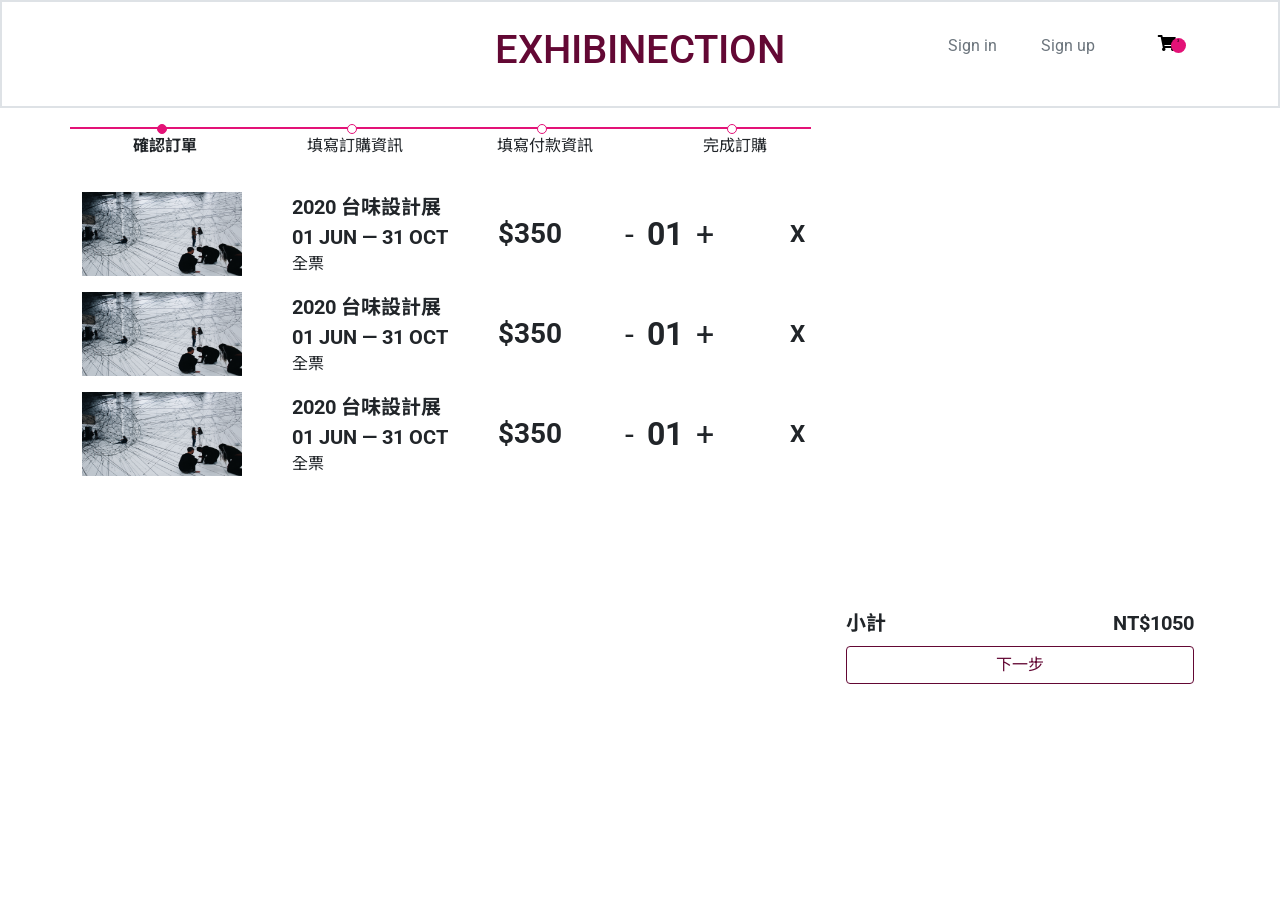
<file: bill.html>
<!DOCTYPE html>
<html lang="en">
  <head>
    <meta charset="UTF-8" />
    <meta name="viewport" content="width=device-width, initial-scale=1.0" />
    <meta http-equiv="X-UA-Compatible" content="ie=edge" />
    <title>首頁</title>
    <link rel="stylesheet" href="https://pro.fontawesome.com/releases/v5.10.0/css/all.css" integrity="sha384-AYmEC3Yw5cVb3ZcuHtOA93w35dYTsvhLPVnYs9eStHfGJvOvKxVfELGroGkvsg+p" crossorigin="anonymous"/>
    <link rel="stylesheet" href="./assets/style/all.css" />
  </head>

  <body>

    <div class="header border border-2">
      <div class="container">
        <div class="row justify-content-between align-items-center py-4">
          <div class="col-4"></div>
          <h1 class="col-4 text-deep-red text-center"><a class="text-deep-red" href="index.html">EXHIBINECTION</a></h1>
          <div class="col-4 d-flex justify-content-end">
            <ul class="d-flex list-unstyled align-items-center">
              <li class="mx-3">
                <button class="border-0 bg-white text-secondary">Sign in</button>
              </li>
              <li class="mx-3">
                <button class="border-0 bg-white text-secondary">Sign up</button>
              </li>
              <li class="mx-3">
                <button class="baycarBtn border-0 bg-white" onclick="buycarEvent()">
                  <i class="fas fa-shopping-cart"></i>
                </button>
              </li>
            </ul>
          </div>
        </div>
      </div>
    </div>

    
<div class="bill">
  <div class="container">
    <div class="row line mt-3">
      <div class="col-2 text-center pointer active"><p>確認訂單</p></div>
      <div class="col-2 text-center pointer"><p>填寫訂購資訊</p></div>
      <div class="col-2 text-center pointer"><p>填寫付款資訊</p></div>
      <div class="col-2 text-center pointer"><p>完成訂購</p></div>
    </div>
    <div class="row order">
      <ul class="col-8 list-unstyled">
        <li class="d-flex justify-content-between align-items-center mt-3">
          <img class="productImg"
            src="assets/images/alina-grubnyak-R84Oy89aNKs-unsplash.jpg"
            alt="" />
          <div>
            <p class="fw-bold m-0 fs-5">2020 台味設計展</p>
            <p class="fw-bold m-0 fs-5">01 JUN — 31 OCT</p>
            <div><span>全票</span></div>
          </div>
          <div>
            <p class="fw-bold fs-3 m-0">$350</p>
          </div>
          <div class="d-flex align-items-center">
            <button class="btn btn-white fs-2 countBtn">-</button>
            <span class="fw-bold fs-2">01</span>
            <button class="btn btn-white fs-2 countBtn">+</button>
          </div>
          <button class="btn fw-bold fs-4">X</button>
        </li>
        <li class="d-flex justify-content-between align-items-center mt-3">
          <img class="productImg"
            src="assets/images/alina-grubnyak-R84Oy89aNKs-unsplash.jpg"
            alt="" />
          <div>
            <p class="fw-bold m-0 fs-5">2020 台味設計展</p>
            <p class="fw-bold m-0 fs-5">01 JUN — 31 OCT</p>
            <div><span>全票</span></div>
          </div>
          <div>
            <p class="fw-bold fs-3 m-0">$350</p>
          </div>
          <div class="d-flex align-items-center">
            <button class="btn btn-white fs-2 countBtn">-</button>
            <span class="fw-bold fs-2">01</span>
            <button class="btn btn-white fs-2 countBtn">+</button>
          </div>
          <button class="btn fw-bold fs-4">X</button>
        </li>
        <li class="d-flex justify-content-between align-items-center mt-3">
          <img class="productImg"
            src="assets/images/alina-grubnyak-R84Oy89aNKs-unsplash.jpg"
            alt="" />
          <div>
            <p class="fw-bold m-0 fs-5">2020 台味設計展</p>
            <p class="fw-bold m-0 fs-5">01 JUN — 31 OCT</p>
            <div><span>全票</span></div>
          </div>
          <div>
            <p class="fw-bold fs-3 m-0">$350</p>
          </div>
          <div class="d-flex align-items-center">
            <button class="btn btn-white fs-2 countBtn">-</button>
            <span class="fw-bold fs-2">01</span>
            <button class="btn btn-white fs-2 countBtn">+</button>
          </div>
          <button class="btn fw-bold fs-4">X</button>
        </li>
      </ul>
    </div>

    <div class="row">
      <div class="col-8"></div>
      <div class="col-4 p-3">
        <div class="w-100 d-flex justify-content-between">
          <p class="fw-bold fs-5 m-0">小計</p> <p class="fw-bold fs-5 m-0">NT$1050</p>
        </div>
        <button class="w-100 mt-2 btn btn-outline-deep-red" onclick="javascript:location.href='bill2.html'">下一步</button>
      </div>
    </div>
  </div>
</div>

  <div class="buycar p-5">
    <h2>Cart List</h2>
    <ul class="list-unstyled productList">
      <li class="bg-white my-3">
        <button class="btn fw-bold">X</button>
        <div class="d-flex justify-content-between px-4 pb-4">
          <img
            class="productImg"
            src="assets/images/alina-grubnyak-R84Oy89aNKs-unsplash.jpg"
            alt=""
          />
          <div class="d-flex flex-column justify-content-between">
            <h5 class="fw-bold">2020 台味設計展</h5>
            <p class="fw-bold m-0">01 JUN — 31 OCT</p>
            <div><span>全票</span></div>
            <span>$350</span>
          </div>
          <div class="d-flex justify-content-end align-items-center">
            <button class="btn btn-white countBtn py-0 px-2 fs-5">-</button>
            <span class="fw-bold mx-3">01</span>
            <button class="btn btn-white countBtn py-0 px-2 fs-5">+</button>
          </div>
        </div>
      </li>
      <li class="bg-white my-3">
        <button class="btn fw-bold">X</button>
        <div class="d-flex justify-content-between px-4 pb-4">
          <img
            class="productImg"
            src="assets/images/alina-grubnyak-R84Oy89aNKs-unsplash.jpg"
            alt=""
          />
          <div class="d-flex flex-column justify-content-between">
            <h5 class="fw-bold">2020 台味設計展</h5>
            <p class="fw-bold m-0">01 JUN — 31 OCT</p>
            <div><span>全票</span></div>
            <span>$350</span>
          </div>
          <div class="d-flex justify-content-end align-items-center">
            <button class="btn btn-white countBtn py-0 px-2 fs-5">-</button>
            <span class="fw-bold mx-3">01</span>
            <button class="btn btn-white countBtn py-0 px-2 fs-5">+</button>
          </div>
        </div>
      </li>
      <li class="bg-white my-3">
        <button class="btn fw-bold">X</button>
        <div class="d-flex justify-content-between px-4 pb-4">
          <img
            class="productImg"
            src="assets/images/alina-grubnyak-R84Oy89aNKs-unsplash.jpg"
            alt=""
          />
          <div class="d-flex flex-column justify-content-between">
            <h5 class="fw-bold">2020 台味設計展</h5>
            <p class="fw-bold m-0">01 JUN — 31 OCT</p>
            <div><span>全票</span></div>
            <span>$350</span>
          </div>
          <div class="d-flex justify-content-end align-items-center">
            <button class="btn btn-white countBtn py-0 px-2 fs-5">-</button>
            <span class="fw-bold mx-3">01</span>
            <button class="btn btn-white countBtn py-0 px-2 fs-5">+</button>
          </div>
        </div>
      </li>
    </ul>
    <div class="d-flex justify-content-between align-items-center">
      <div><span>小計</span><span>NT11050</span></div>
      <button class="btn btn-outline-light" onclick="javascript:location.href='bill.html'">前往結帳</button>
    </div>
  </div>
  
    <script src="./assets/js/vendors.js"></script>
    <script src="./assets/js/all.js"></script>
  </body>
</html>
</file>
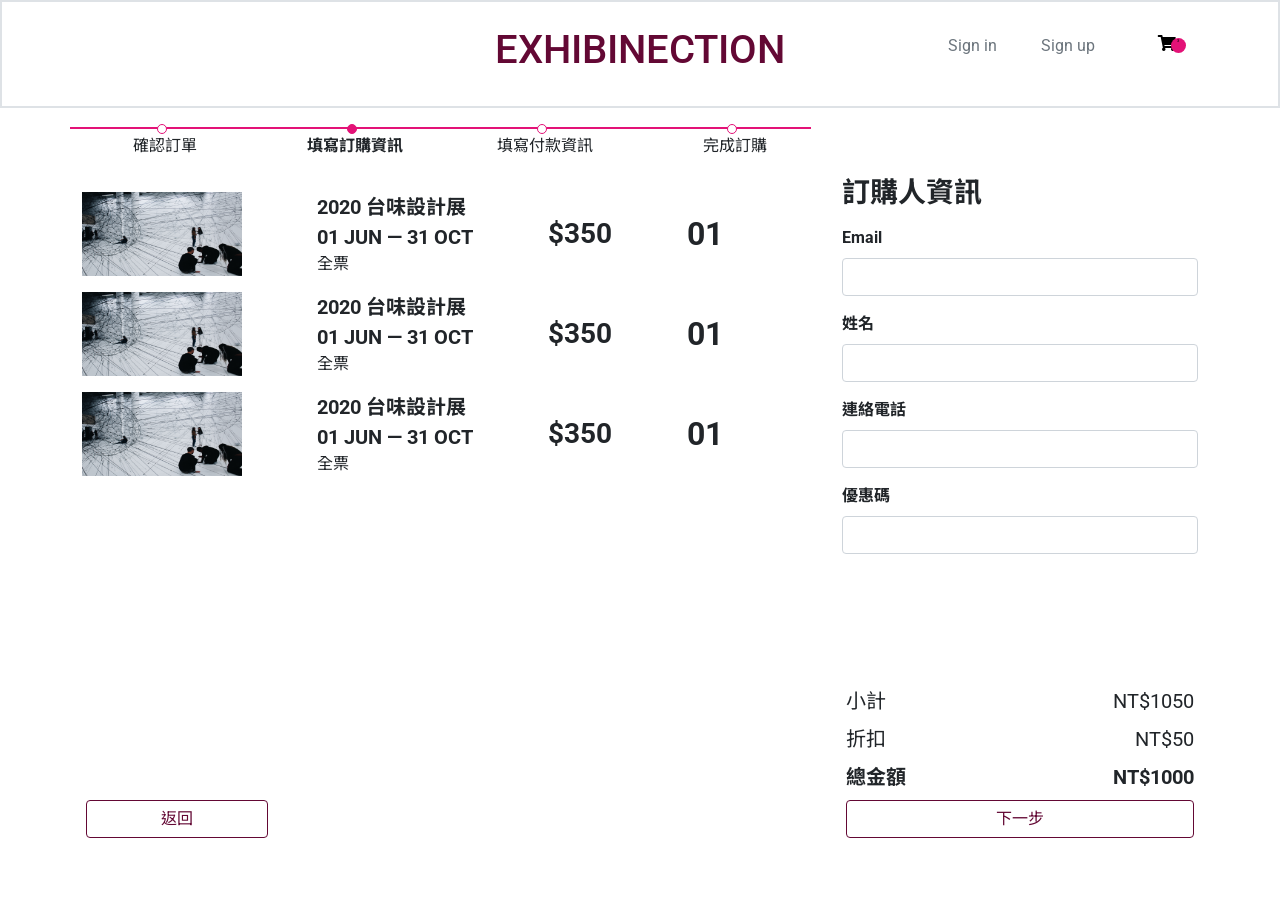
<file: bill2.html>
<!DOCTYPE html>
<html lang="en">
  <head>
    <meta charset="UTF-8" />
    <meta name="viewport" content="width=device-width, initial-scale=1.0" />
    <meta http-equiv="X-UA-Compatible" content="ie=edge" />
    <title>首頁</title>
    <link rel="stylesheet" href="https://pro.fontawesome.com/releases/v5.10.0/css/all.css" integrity="sha384-AYmEC3Yw5cVb3ZcuHtOA93w35dYTsvhLPVnYs9eStHfGJvOvKxVfELGroGkvsg+p" crossorigin="anonymous"/>
    <link rel="stylesheet" href="./assets/style/all.css" />
  </head>

  <body>

    <div class="header border border-2">
      <div class="container">
        <div class="row justify-content-between align-items-center py-4">
          <div class="col-4"></div>
          <h1 class="col-4 text-deep-red text-center"><a class="text-deep-red" href="index.html">EXHIBINECTION</a></h1>
          <div class="col-4 d-flex justify-content-end">
            <ul class="d-flex list-unstyled align-items-center">
              <li class="mx-3">
                <button class="border-0 bg-white text-secondary">Sign in</button>
              </li>
              <li class="mx-3">
                <button class="border-0 bg-white text-secondary">Sign up</button>
              </li>
              <li class="mx-3">
                <button class="baycarBtn border-0 bg-white" onclick="buycarEvent()">
                  <i class="fas fa-shopping-cart"></i>
                </button>
              </li>
            </ul>
          </div>
        </div>
      </div>
    </div>

    
<div class="bill">
  <div class="container">
    <div class="row line mt-3">
      <div class="col-2 text-center pointer"><p>確認訂單</p></div>
      <div class="col-2 text-center pointer active"><p>填寫訂購資訊</p></div>
      <div class="col-2 text-center pointer"><p>填寫付款資訊</p></div>
      <div class="col-2 text-center pointer"><p>完成訂購</p></div>
    </div>
    <div class="row justify-content-between order">
      <ul class="col-7 list-unstyled">
        <li class="d-flex justify-content-between align-items-center mt-3">
          <img class="productImg"
            src="assets/images/alina-grubnyak-R84Oy89aNKs-unsplash.jpg"
            alt="" />
          <div>
            <p class="fw-bold m-0 fs-5">2020 台味設計展</p>
            <p class="fw-bold m-0 fs-5">01 JUN — 31 OCT</p>
            <div><span>全票</span></div>
          </div>
          <div>
            <p class="fw-bold fs-3 m-0">$350</p>
          </div>
          <div class="d-flex align-items-center">
            <span class="fw-bold fs-2">01</span>
          </div>
        </li>
        <li class="d-flex justify-content-between align-items-center mt-3">
          <img class="productImg"
            src="assets/images/alina-grubnyak-R84Oy89aNKs-unsplash.jpg"
            alt="" />
          <div>
            <p class="fw-bold m-0 fs-5">2020 台味設計展</p>
            <p class="fw-bold m-0 fs-5">01 JUN — 31 OCT</p>
            <div><span>全票</span></div>
          </div>
          <div>
            <p class="fw-bold fs-3 m-0">$350</p>
          </div>
          <div class="d-flex align-items-center">
            <span class="fw-bold fs-2">01</span>
          </div>
        </li>
        <li class="d-flex justify-content-between align-items-center mt-3">
          <img class="productImg"
            src="assets/images/alina-grubnyak-R84Oy89aNKs-unsplash.jpg"
            alt="" />
          <div>
            <p class="fw-bold m-0 fs-5">2020 台味設計展</p>
            <p class="fw-bold m-0 fs-5">01 JUN — 31 OCT</p>
            <div><span>全票</span></div>
          </div>
          <div>
            <p class="fw-bold fs-3 m-0">$350</p>
          </div>
          <div class="d-flex align-items-center">
            <span class="fw-bold fs-2">01</span>
          </div>
        </li>
      </ul>

      <div class="col-4">
        <form action="">
          <h3 class="fw-bold mb-3">訂購人資訊</h3>
          <div class="mb-3">
            <label for="email" class="form-label fw-bold">Email</label>
            <input type="email" class="form-control" id="email" aria-describedby="emailHelp" pattern="xxxxx@gmail.com">
          </div>
          <div class="mb-3">
            <label for="name" class="form-label fw-bold">姓名</label>
            <input class="form-control" id="name" pattern="請輸入姓名">
          </div>
          <div class="mb-3">
            <label for="phone" class="form-label fw-bold">連絡電話</label>
            <input class="form-control" id="phone" pattern="請輸入電話">
          </div>
          <div class="mb-3">
            <label for="code" class="form-label fw-bold">優惠碼</label>
            <input class="form-control" id="code" pattern="請輸入優惠碼">
          </div>
        </form>
      </div>
    </div>

    <div class="row">
      <div class="col-8 p-3 d-flex align-items-end">
        <button class="w-25 btn btn-outline-deep-red" onclick="javascript:location.href='bill.html'">返回</button>
      </div>
      <div class="col-4 p-3">
        <div class="w-100 mb-2 d-flex justify-content-between">
          <p class="fs-5 m-0">小計</p> <p class="fs-5 m-0">NT$1050</p>
        </div>
        <div class="w-100 mb-2 d-flex justify-content-between">
          <p class="fs-5 m-0">折扣</p> <p class="fs-5 m-0">NT$50</p>
        </div>
        <div class="w-100 mb-2 d-flex justify-content-between">
          <p class="fw-bold fs-5 m-0">總金額</p> <p class="fw-bold fs-5 m-0">NT$1000</p>
        </div>
        <button class="w-100 btn btn-outline-deep-red" onclick="javascript:location.href='bill3.html'">下一步</button>
      </div>
    </div>
  </div>
</div>

  <div class="buycar p-5">
    <h2>Cart List</h2>
    <ul class="list-unstyled productList">
      <li class="bg-white my-3">
        <button class="btn fw-bold">X</button>
        <div class="d-flex justify-content-between px-4 pb-4">
          <img
            class="productImg"
            src="assets/images/alina-grubnyak-R84Oy89aNKs-unsplash.jpg"
            alt=""
          />
          <div class="d-flex flex-column justify-content-between">
            <h5 class="fw-bold">2020 台味設計展</h5>
            <p class="fw-bold m-0">01 JUN — 31 OCT</p>
            <div><span>全票</span></div>
            <span>$350</span>
          </div>
          <div class="d-flex justify-content-end align-items-center">
            <button class="btn btn-white countBtn py-0 px-2 fs-5">-</button>
            <span class="fw-bold mx-3">01</span>
            <button class="btn btn-white countBtn py-0 px-2 fs-5">+</button>
          </div>
        </div>
      </li>
      <li class="bg-white my-3">
        <button class="btn fw-bold">X</button>
        <div class="d-flex justify-content-between px-4 pb-4">
          <img
            class="productImg"
            src="assets/images/alina-grubnyak-R84Oy89aNKs-unsplash.jpg"
            alt=""
          />
          <div class="d-flex flex-column justify-content-between">
            <h5 class="fw-bold">2020 台味設計展</h5>
            <p class="fw-bold m-0">01 JUN — 31 OCT</p>
            <div><span>全票</span></div>
            <span>$350</span>
          </div>
          <div class="d-flex justify-content-end align-items-center">
            <button class="btn btn-white countBtn py-0 px-2 fs-5">-</button>
            <span class="fw-bold mx-3">01</span>
            <button class="btn btn-white countBtn py-0 px-2 fs-5">+</button>
          </div>
        </div>
      </li>
      <li class="bg-white my-3">
        <button class="btn fw-bold">X</button>
        <div class="d-flex justify-content-between px-4 pb-4">
          <img
            class="productImg"
            src="assets/images/alina-grubnyak-R84Oy89aNKs-unsplash.jpg"
            alt=""
          />
          <div class="d-flex flex-column justify-content-between">
            <h5 class="fw-bold">2020 台味設計展</h5>
            <p class="fw-bold m-0">01 JUN — 31 OCT</p>
            <div><span>全票</span></div>
            <span>$350</span>
          </div>
          <div class="d-flex justify-content-end align-items-center">
            <button class="btn btn-white countBtn py-0 px-2 fs-5">-</button>
            <span class="fw-bold mx-3">01</span>
            <button class="btn btn-white countBtn py-0 px-2 fs-5">+</button>
          </div>
        </div>
      </li>
    </ul>
    <div class="d-flex justify-content-between align-items-center">
      <div><span>小計</span><span>NT11050</span></div>
      <button class="btn btn-outline-light" onclick="javascript:location.href='bill.html'">前往結帳</button>
    </div>
  </div>
  
    <script src="./assets/js/vendors.js"></script>
    <script src="./assets/js/all.js"></script>
  </body>
</html>
</file>
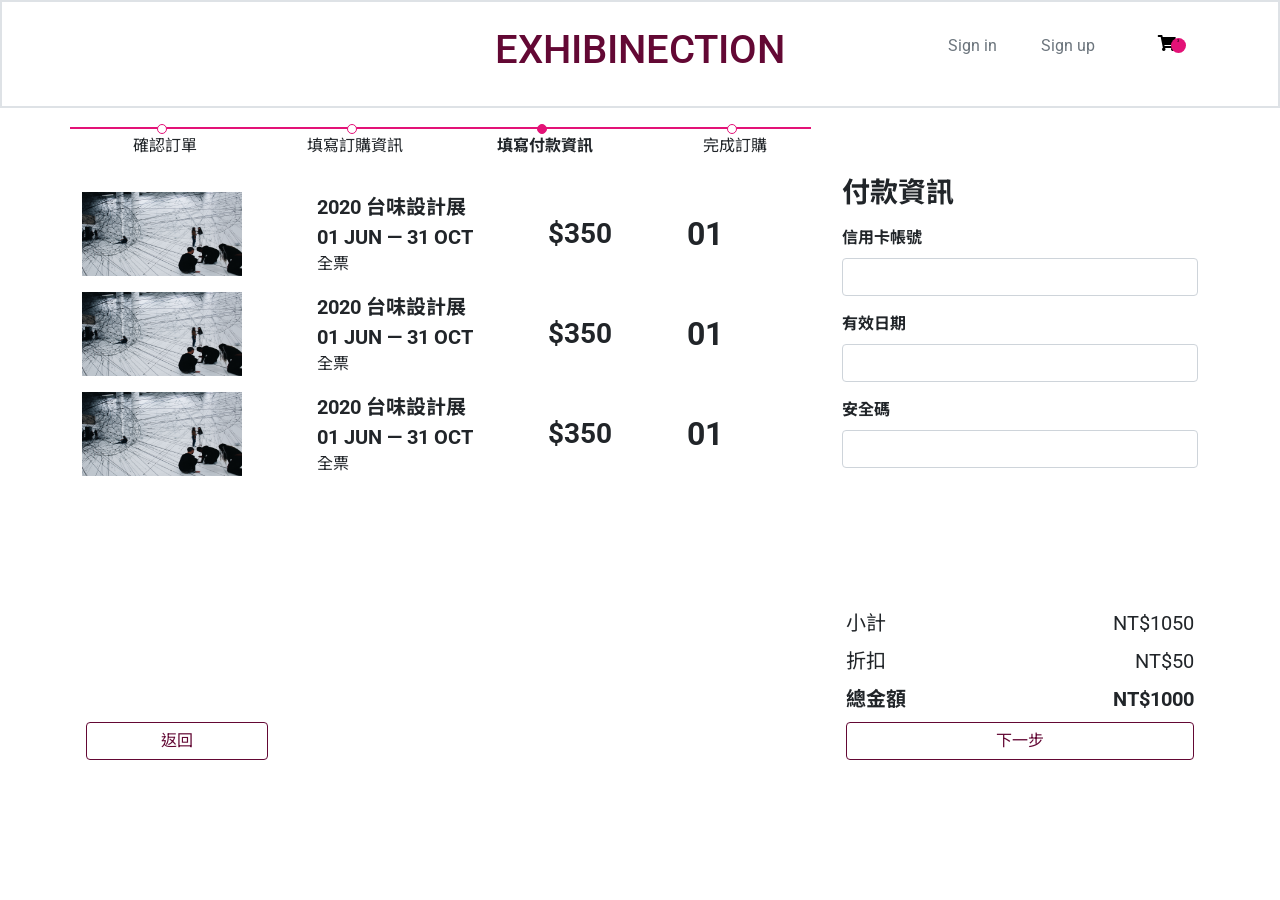
<file: bill3.html>
<!DOCTYPE html>
<html lang="en">
  <head>
    <meta charset="UTF-8" />
    <meta name="viewport" content="width=device-width, initial-scale=1.0" />
    <meta http-equiv="X-UA-Compatible" content="ie=edge" />
    <title>首頁</title>
    <link rel="stylesheet" href="https://pro.fontawesome.com/releases/v5.10.0/css/all.css" integrity="sha384-AYmEC3Yw5cVb3ZcuHtOA93w35dYTsvhLPVnYs9eStHfGJvOvKxVfELGroGkvsg+p" crossorigin="anonymous"/>
    <link rel="stylesheet" href="./assets/style/all.css" />
  </head>

  <body>

    <div class="header border border-2">
      <div class="container">
        <div class="row justify-content-between align-items-center py-4">
          <div class="col-4"></div>
          <h1 class="col-4 text-deep-red text-center"><a class="text-deep-red" href="index.html">EXHIBINECTION</a></h1>
          <div class="col-4 d-flex justify-content-end">
            <ul class="d-flex list-unstyled align-items-center">
              <li class="mx-3">
                <button class="border-0 bg-white text-secondary">Sign in</button>
              </li>
              <li class="mx-3">
                <button class="border-0 bg-white text-secondary">Sign up</button>
              </li>
              <li class="mx-3">
                <button class="baycarBtn border-0 bg-white" onclick="buycarEvent()">
                  <i class="fas fa-shopping-cart"></i>
                </button>
              </li>
            </ul>
          </div>
        </div>
      </div>
    </div>

    
<div class="bill">
  <div class="container">
    <div class="row line mt-3">
      <div class="col-2 text-center pointer"><p>確認訂單</p></div>
      <div class="col-2 text-center pointer"><p>填寫訂購資訊</p></div>
      <div class="col-2 text-center pointer active"><p>填寫付款資訊</p></div>
      <div class="col-2 text-center pointer"><p>完成訂購</p></div>
    </div>
    <div class="row justify-content-between order">
      <ul class="col-7 list-unstyled">
        <li class="d-flex justify-content-between align-items-center mt-3">
          <img class="productImg"
            src="assets/images/alina-grubnyak-R84Oy89aNKs-unsplash.jpg"
            alt="" />
          <div>
            <p class="fw-bold m-0 fs-5">2020 台味設計展</p>
            <p class="fw-bold m-0 fs-5">01 JUN — 31 OCT</p>
            <div><span>全票</span></div>
          </div>
          <div>
            <p class="fw-bold fs-3 m-0">$350</p>
          </div>
          <div class="d-flex align-items-center">
            <span class="fw-bold fs-2">01</span>
          </div>
        </li>
        <li class="d-flex justify-content-between align-items-center mt-3">
          <img class="productImg"
            src="assets/images/alina-grubnyak-R84Oy89aNKs-unsplash.jpg"
            alt="" />
          <div>
            <p class="fw-bold m-0 fs-5">2020 台味設計展</p>
            <p class="fw-bold m-0 fs-5">01 JUN — 31 OCT</p>
            <div><span>全票</span></div>
          </div>
          <div>
            <p class="fw-bold fs-3 m-0">$350</p>
          </div>
          <div class="d-flex align-items-center">
            <span class="fw-bold fs-2">01</span>
          </div>
        </li>
        <li class="d-flex justify-content-between align-items-center mt-3">
          <img class="productImg"
            src="assets/images/alina-grubnyak-R84Oy89aNKs-unsplash.jpg"
            alt="" />
          <div>
            <p class="fw-bold m-0 fs-5">2020 台味設計展</p>
            <p class="fw-bold m-0 fs-5">01 JUN — 31 OCT</p>
            <div><span>全票</span></div>
          </div>
          <div>
            <p class="fw-bold fs-3 m-0">$350</p>
          </div>
          <div class="d-flex align-items-center">
            <span class="fw-bold fs-2">01</span>
          </div>
        </li>
      </ul>

      <div class="col-4">
        <form action="">
          <h3 class="fw-bold mb-3">付款資訊</h3>
          <div class="mb-3">
            <label for="email" class="form-label fw-bold">信用卡帳號</label>
            <input type="email" class="form-control" id="email" aria-describedby="emailHelp" pattern="xxxx-xxxx-xxxx-xxxx">
          </div>
          <div class="mb-3">
            <label for="name" class="form-label fw-bold">有效日期</label>
            <input class="form-control" id="name" pattern="yyyy/MM/dd">
          </div>
          <div class="mb-3">
            <label for="phone" class="form-label fw-bold">安全碼</label>
            <input class="form-control" id="phone" pattern="**">
          </div>
        </form>
      </div>
    </div>

    <div class="row">
      <div class="col-8 p-3 d-flex align-items-end">
        <button class="w-25 btn btn-outline-deep-red" onclick="javascript:location.href='bill2.html'">返回</button>
      </div>
      <div class="col-4 p-3">
        <div class="w-100 mb-2 d-flex justify-content-between">
          <p class="fs-5 m-0">小計</p> <p class="fs-5 m-0">NT$1050</p>
        </div>
        <div class="w-100 mb-2 d-flex justify-content-between">
          <p class="fs-5 m-0">折扣</p> <p class="fs-5 m-0">NT$50</p>
        </div>
        <div class="w-100 mb-2 d-flex justify-content-between">
          <p class="fw-bold fs-5 m-0">總金額</p> <p class="fw-bold fs-5 m-0">NT$1000</p>
        </div>
        <button class="w-100 btn btn-outline-deep-red" onclick="javascript:location.href='bill4.html'">下一步</button>
      </div>
    </div>
  </div>
</div>

  <div class="buycar p-5">
    <h2>Cart List</h2>
    <ul class="list-unstyled productList">
      <li class="bg-white my-3">
        <button class="btn fw-bold">X</button>
        <div class="d-flex justify-content-between px-4 pb-4">
          <img
            class="productImg"
            src="assets/images/alina-grubnyak-R84Oy89aNKs-unsplash.jpg"
            alt=""
          />
          <div class="d-flex flex-column justify-content-between">
            <h5 class="fw-bold">2020 台味設計展</h5>
            <p class="fw-bold m-0">01 JUN — 31 OCT</p>
            <div><span>全票</span></div>
            <span>$350</span>
          </div>
          <div class="d-flex justify-content-end align-items-center">
            <button class="btn btn-white countBtn py-0 px-2 fs-5">-</button>
            <span class="fw-bold mx-3">01</span>
            <button class="btn btn-white countBtn py-0 px-2 fs-5">+</button>
          </div>
        </div>
      </li>
      <li class="bg-white my-3">
        <button class="btn fw-bold">X</button>
        <div class="d-flex justify-content-between px-4 pb-4">
          <img
            class="productImg"
            src="assets/images/alina-grubnyak-R84Oy89aNKs-unsplash.jpg"
            alt=""
          />
          <div class="d-flex flex-column justify-content-between">
            <h5 class="fw-bold">2020 台味設計展</h5>
            <p class="fw-bold m-0">01 JUN — 31 OCT</p>
            <div><span>全票</span></div>
            <span>$350</span>
          </div>
          <div class="d-flex justify-content-end align-items-center">
            <button class="btn btn-white countBtn py-0 px-2 fs-5">-</button>
            <span class="fw-bold mx-3">01</span>
            <button class="btn btn-white countBtn py-0 px-2 fs-5">+</button>
          </div>
        </div>
      </li>
      <li class="bg-white my-3">
        <button class="btn fw-bold">X</button>
        <div class="d-flex justify-content-between px-4 pb-4">
          <img
            class="productImg"
            src="assets/images/alina-grubnyak-R84Oy89aNKs-unsplash.jpg"
            alt=""
          />
          <div class="d-flex flex-column justify-content-between">
            <h5 class="fw-bold">2020 台味設計展</h5>
            <p class="fw-bold m-0">01 JUN — 31 OCT</p>
            <div><span>全票</span></div>
            <span>$350</span>
          </div>
          <div class="d-flex justify-content-end align-items-center">
            <button class="btn btn-white countBtn py-0 px-2 fs-5">-</button>
            <span class="fw-bold mx-3">01</span>
            <button class="btn btn-white countBtn py-0 px-2 fs-5">+</button>
          </div>
        </div>
      </li>
    </ul>
    <div class="d-flex justify-content-between align-items-center">
      <div><span>小計</span><span>NT11050</span></div>
      <button class="btn btn-outline-light" onclick="javascript:location.href='bill.html'">前往結帳</button>
    </div>
  </div>
  
    <script src="./assets/js/vendors.js"></script>
    <script src="./assets/js/all.js"></script>
  </body>
</html>
</file>
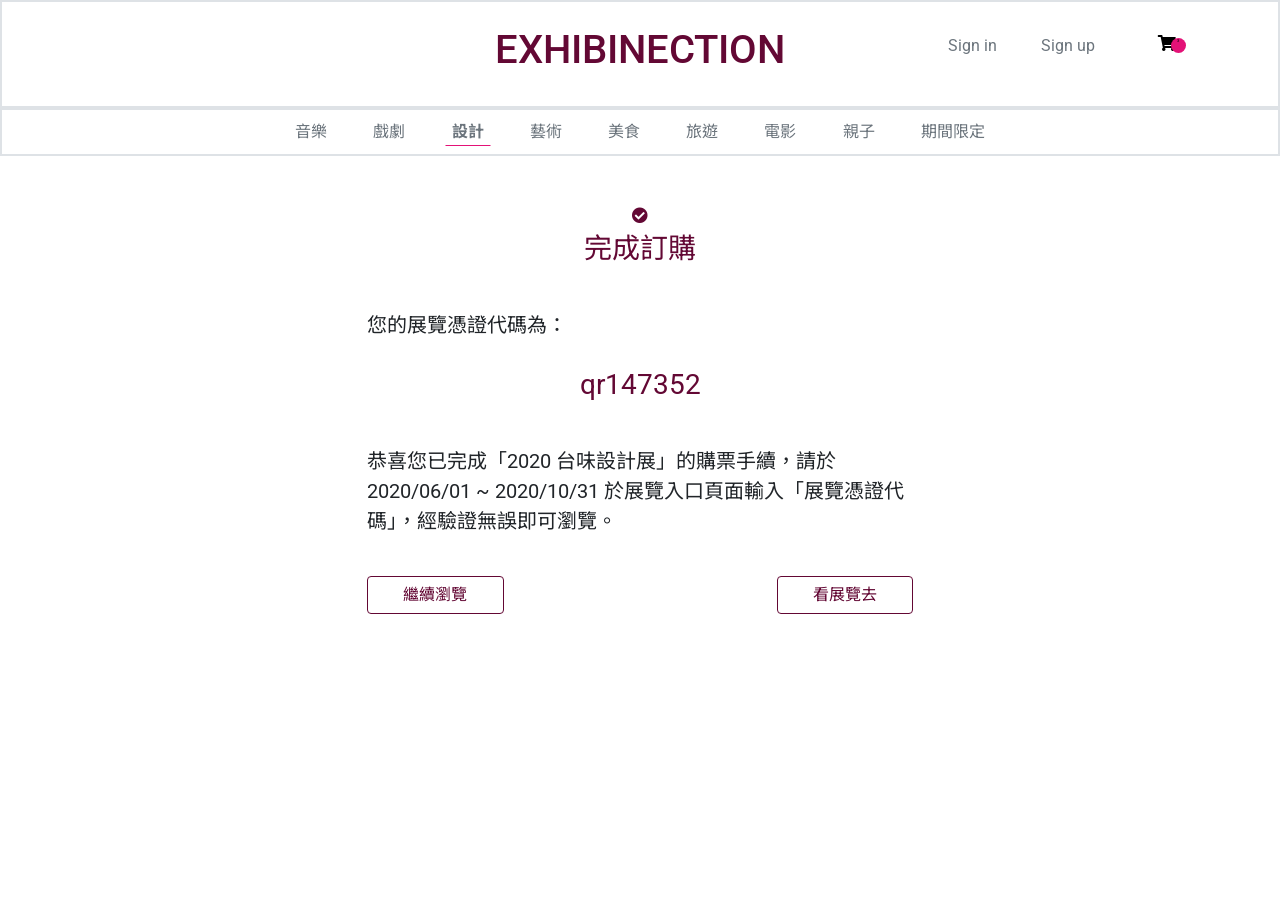
<file: bill4.html>
<!DOCTYPE html>
<html lang="en">
  <head>
    <meta charset="UTF-8" />
    <meta name="viewport" content="width=device-width, initial-scale=1.0" />
    <meta http-equiv="X-UA-Compatible" content="ie=edge" />
    <title>首頁</title>
    <link rel="stylesheet" href="https://pro.fontawesome.com/releases/v5.10.0/css/all.css" integrity="sha384-AYmEC3Yw5cVb3ZcuHtOA93w35dYTsvhLPVnYs9eStHfGJvOvKxVfELGroGkvsg+p" crossorigin="anonymous"/>
    <link rel="stylesheet" href="./assets/style/all.css" />
  </head>

  <body>

    <div class="header border border-2">
      <div class="container">
        <div class="row justify-content-between align-items-center py-4">
          <div class="col-4"></div>
          <h1 class="col-4 text-deep-red text-center"><a class="text-deep-red" href="index.html">EXHIBINECTION</a></h1>
          <div class="col-4 d-flex justify-content-end">
            <ul class="d-flex list-unstyled align-items-center">
              <li class="mx-3">
                <button class="border-0 bg-white text-secondary">Sign in</button>
              </li>
              <li class="mx-3">
                <button class="border-0 bg-white text-secondary">Sign up</button>
              </li>
              <li class="mx-3">
                <button class="baycarBtn border-0 bg-white" onclick="buycarEvent()">
                  <i class="fas fa-shopping-cart"></i>
                </button>
              </li>
            </ul>
          </div>
        </div>
      </div>
    </div>
    
    <div class="items border border-2">
      <div class="container">
        <div class="row justify-content-center py-2">
          <ul class="col-8 d-flex align-items-center justify-content-around list-unstyled m-0 ">
            <li><button class="text-secondary">音樂</button></li>
            <li><button class="text-secondary">戲劇</button></li>
            <li><button class="text-secondary active" onclick="javascript:location.href='design.html'">設計</button></li>
            <li><button class="text-secondary">藝術</button></li>
            <li><button class="text-secondary">美食</button></li>
            <li><button class="text-secondary">旅遊</button></li>
            <li><button class="text-secondary">電影</button></li>
            <li><button class="text-secondary">親子</button></li>
            <li>
              <button class="text-secondary">期間限定</button>
            </li>
          </ul>
        </div>
      </div>
    </div>

    
<div class="bill">
  <div class="container">
    <div class="row justify-content-center">
      <div class="col-6 py-5">
        <div class="d-flex flex-column align-items-center text-deep-red">
          <div><i class="fas fa-check-circle"></i></div>
          <p class="fs-3">完成訂購</p>
        </div>
        <div class="py-4"><span class="fs-5">您的展覽憑證代碼為：</span></div>

        <div class="d-flex justify-content-center text-deep-red">
          <p class="fs-3">qr147352</p>
        </div>
        <div class="py-4">
          <p class="fs-5">恭喜您已完成「2020 台味設計展」的購票手續，請於 2020/06/01 ~ 2020/10/31 於展覽入口頁面輸入「展覽憑證代碼」，經驗證無誤即可瀏覽。</p>
        </div>
        <div class="d-flex justify-content-between">
          <button class="w-25 btn btn-outline-deep-red" onclick="javascript:location.href='index.html'">繼續瀏覽</button>
          <button class="w-25 btn btn-outline-deep-red" onclick="javascript:location.href='index.html'">看展覽去</button>
        </div>
      </div>
    </div>
  </div>
</div>

    <script src="./assets/js/vendors.js"></script>
    <script src="./assets/js/all.js"></script>
  </body>
</html>
</file>
<file: assets/style/all.css>
@import url("https://fonts.googleapis.com/css2?family=Noto+Sans+TC&family=Roboto&display=swap");
/*!
 * Bootstrap v5.1.0 (https://getbootstrap.com/)
 * Copyright 2011-2021 The Bootstrap Authors
 * Copyright 2011-2021 Twitter, Inc.
 * Licensed under MIT (https://github.com/twbs/bootstrap/blob/main/LICENSE)
 */
:root {
  --bs-blue: #0d6efd;
  --bs-indigo: #6610f2;
  --bs-purple: #6f42c1;
  --bs-pink: #d63384;
  --bs-red: #dc3545;
  --bs-orange: #fd7e14;
  --bs-yellow: #ffc107;
  --bs-green: #198754;
  --bs-teal: #20c997;
  --bs-cyan: #0dcaf0;
  --bs-white: #fff;
  --bs-gray: #6c757d;
  --bs-gray-dark: #343a40;
  --bs-deep-red: #630834;
  --bs-new-pink: #E31277;
  --bs-gray-100: #f8f9fa;
  --bs-gray-200: #e9ecef;
  --bs-gray-300: #dee2e6;
  --bs-gray-400: #ced4da;
  --bs-gray-500: #adb5bd;
  --bs-gray-600: #6c757d;
  --bs-gray-700: #495057;
  --bs-gray-800: #343a40;
  --bs-gray-900: #212529;
  --bs-primary: #0d6efd;
  --bs-secondary: #6c757d;
  --bs-success: #198754;
  --bs-info: #0dcaf0;
  --bs-warning: #ffc107;
  --bs-danger: #dc3545;
  --bs-light: #f8f9fa;
  --bs-dark: #212529;
  --bs-deep-red: #630834;
  --bs-new-pink: #E31277;
  --bs-primary-rgb: 13, 110, 253;
  --bs-secondary-rgb: 108, 117, 125;
  --bs-success-rgb: 25, 135, 84;
  --bs-info-rgb: 13, 202, 240;
  --bs-warning-rgb: 255, 193, 7;
  --bs-danger-rgb: 220, 53, 69;
  --bs-light-rgb: 248, 249, 250;
  --bs-dark-rgb: 33, 37, 41;
  --bs-deep-red-rgb: 99, 8, 52;
  --bs-new-pink-rgb: 227, 18, 119;
  --bs-white-rgb: 255, 255, 255;
  --bs-black-rgb: 0, 0, 0;
  --bs-body-rgb: 33, 37, 41;
  --bs-font-sans-serif: "Roboto", "Noto Sans TC", system-ui, -apple-system, "Segoe UI", Roboto, "Helvetica Neue", Arial, "Noto Sans", "Liberation Sans", sans-serif, "Apple Color Emoji", "Segoe UI Emoji", "Segoe UI Symbol", "Noto Color Emoji";
  --bs-font-monospace: SFMono-Regular, Menlo, Monaco, Consolas, "Liberation Mono", "Courier New", monospace;
  --bs-gradient: linear-gradient(180deg, rgba(255, 255, 255, 0.15), rgba(255, 255, 255, 0));
  --bs-body-font-family: var(--bs-font-sans-serif);
  --bs-body-font-size: 1rem;
  --bs-body-font-weight: 400;
  --bs-body-line-height: 1.5;
  --bs-body-color: #212529;
  --bs-body-bg: #fff; }

*,
*::before,
*::after {
  -webkit-box-sizing: border-box;
          box-sizing: border-box; }

@media (prefers-reduced-motion: no-preference) {
  :root {
    scroll-behavior: smooth; } }

body {
  margin: 0;
  font-family: var(--bs-body-font-family);
  font-size: var(--bs-body-font-size);
  font-weight: var(--bs-body-font-weight);
  line-height: var(--bs-body-line-height);
  color: var(--bs-body-color);
  text-align: var(--bs-body-text-align);
  background-color: var(--bs-body-bg);
  -webkit-text-size-adjust: 100%;
  -webkit-tap-highlight-color: rgba(0, 0, 0, 0); }

hr {
  margin: 1rem 0;
  color: inherit;
  background-color: currentColor;
  border: 0;
  opacity: 0.25; }

hr:not([size]) {
  height: 1px; }

h1, .h1, h2, .h2, h3, .h3, h4, .h4, h5, .h5, h6, .h6 {
  margin-top: 0;
  margin-bottom: 0.5rem;
  font-weight: 500;
  line-height: 1.2; }

h1, .h1 {
  font-size: calc(1.375rem + 1.5vw); }
  @media (min-width: 1200px) {
    h1, .h1 {
      font-size: 2.5rem; } }

h2, .h2 {
  font-size: calc(1.325rem + 0.9vw); }
  @media (min-width: 1200px) {
    h2, .h2 {
      font-size: 2rem; } }

h3, .h3 {
  font-size: calc(1.3rem + 0.6vw); }
  @media (min-width: 1200px) {
    h3, .h3 {
      font-size: 1.75rem; } }

h4, .h4 {
  font-size: calc(1.275rem + 0.3vw); }
  @media (min-width: 1200px) {
    h4, .h4 {
      font-size: 1.5rem; } }

h5, .h5 {
  font-size: 1.25rem; }

h6, .h6 {
  font-size: 1rem; }

p {
  margin-top: 0;
  margin-bottom: 1rem; }

abbr[title],
abbr[data-bs-original-title] {
  -webkit-text-decoration: underline dotted;
          text-decoration: underline dotted;
  cursor: help;
  -webkit-text-decoration-skip-ink: none;
          text-decoration-skip-ink: none; }

address {
  margin-bottom: 1rem;
  font-style: normal;
  line-height: inherit; }

ol,
ul {
  padding-left: 2rem; }

ol,
ul,
dl {
  margin-top: 0;
  margin-bottom: 1rem; }

ol ol,
ul ul,
ol ul,
ul ol {
  margin-bottom: 0; }

dt {
  font-weight: 700; }

dd {
  margin-bottom: .5rem;
  margin-left: 0; }

blockquote {
  margin: 0 0 1rem; }

b,
strong {
  font-weight: bolder; }

small, .small {
  font-size: 0.875em; }

mark, .mark {
  padding: 0.2em;
  background-color: #fcf8e3; }

sub,
sup {
  position: relative;
  font-size: 0.75em;
  line-height: 0;
  vertical-align: baseline; }

sub {
  bottom: -.25em; }

sup {
  top: -.5em; }

a {
  color: #0d6efd;
  text-decoration: underline; }
  a:hover {
    color: #0a58ca; }

a:not([href]):not([class]), a:not([href]):not([class]):hover {
  color: inherit;
  text-decoration: none; }

pre,
code,
kbd,
samp {
  font-family: var(--bs-font-monospace);
  font-size: 1em;
  direction: ltr /* rtl:ignore */;
  unicode-bidi: bidi-override; }

pre {
  display: block;
  margin-top: 0;
  margin-bottom: 1rem;
  overflow: auto;
  font-size: 0.875em; }
  pre code {
    font-size: inherit;
    color: inherit;
    word-break: normal; }

code {
  font-size: 0.875em;
  color: #d63384;
  word-wrap: break-word; }
  a > code {
    color: inherit; }

kbd {
  padding: 0.2rem 0.4rem;
  font-size: 0.875em;
  color: #fff;
  background-color: #212529;
  border-radius: 0.2rem; }
  kbd kbd {
    padding: 0;
    font-size: 1em;
    font-weight: 700; }

figure {
  margin: 0 0 1rem; }

img,
svg {
  vertical-align: middle; }

table {
  caption-side: bottom;
  border-collapse: collapse; }

caption {
  padding-top: 0.5rem;
  padding-bottom: 0.5rem;
  color: #6c757d;
  text-align: left; }

th {
  text-align: inherit;
  text-align: -webkit-match-parent; }

thead,
tbody,
tfoot,
tr,
td,
th {
  border-color: inherit;
  border-style: solid;
  border-width: 0; }

label {
  display: inline-block; }

button {
  border-radius: 0; }

button:focus:not(:focus-visible) {
  outline: 0; }

input,
button,
select,
optgroup,
textarea {
  margin: 0;
  font-family: inherit;
  font-size: inherit;
  line-height: inherit; }

button,
select {
  text-transform: none; }

[role="button"] {
  cursor: pointer; }

select {
  word-wrap: normal; }
  select:disabled {
    opacity: 1; }

[list]::-webkit-calendar-picker-indicator {
  display: none; }

button,
[type="button"],
[type="reset"],
[type="submit"] {
  -webkit-appearance: button; }
  button:not(:disabled),
  [type="button"]:not(:disabled),
  [type="reset"]:not(:disabled),
  [type="submit"]:not(:disabled) {
    cursor: pointer; }

::-moz-focus-inner {
  padding: 0;
  border-style: none; }

textarea {
  resize: vertical; }

fieldset {
  min-width: 0;
  padding: 0;
  margin: 0;
  border: 0; }

legend {
  float: left;
  width: 100%;
  padding: 0;
  margin-bottom: 0.5rem;
  font-size: calc(1.275rem + 0.3vw);
  line-height: inherit; }
  @media (min-width: 1200px) {
    legend {
      font-size: 1.5rem; } }
  legend + * {
    clear: left; }

::-webkit-datetime-edit-fields-wrapper,
::-webkit-datetime-edit-text,
::-webkit-datetime-edit-minute,
::-webkit-datetime-edit-hour-field,
::-webkit-datetime-edit-day-field,
::-webkit-datetime-edit-month-field,
::-webkit-datetime-edit-year-field {
  padding: 0; }

::-webkit-inner-spin-button {
  height: auto; }

[type="search"] {
  outline-offset: -2px;
  -webkit-appearance: textfield; }

/* rtl:raw:
[type="tel"],
[type="url"],
[type="email"],
[type="number"] {
  direction: ltr;
}
*/
::-webkit-search-decoration {
  -webkit-appearance: none; }

::-webkit-color-swatch-wrapper {
  padding: 0; }

::file-selector-button {
  font: inherit; }

::-webkit-file-upload-button {
  font: inherit;
  -webkit-appearance: button; }

output {
  display: inline-block; }

iframe {
  border: 0; }

summary {
  display: list-item;
  cursor: pointer; }

progress {
  vertical-align: baseline; }

[hidden] {
  display: none !important; }

.lead {
  font-size: 1.25rem;
  font-weight: 300; }

.display-1 {
  font-size: calc(1.625rem + 4.5vw);
  font-weight: 300;
  line-height: 1.2; }
  @media (min-width: 1200px) {
    .display-1 {
      font-size: 5rem; } }

.display-2 {
  font-size: calc(1.575rem + 3.9vw);
  font-weight: 300;
  line-height: 1.2; }
  @media (min-width: 1200px) {
    .display-2 {
      font-size: 4.5rem; } }

.display-3 {
  font-size: calc(1.525rem + 3.3vw);
  font-weight: 300;
  line-height: 1.2; }
  @media (min-width: 1200px) {
    .display-3 {
      font-size: 4rem; } }

.display-4 {
  font-size: calc(1.475rem + 2.7vw);
  font-weight: 300;
  line-height: 1.2; }
  @media (min-width: 1200px) {
    .display-4 {
      font-size: 3.5rem; } }

.display-5 {
  font-size: calc(1.425rem + 2.1vw);
  font-weight: 300;
  line-height: 1.2; }
  @media (min-width: 1200px) {
    .display-5 {
      font-size: 3rem; } }

.display-6 {
  font-size: calc(1.375rem + 1.5vw);
  font-weight: 300;
  line-height: 1.2; }
  @media (min-width: 1200px) {
    .display-6 {
      font-size: 2.5rem; } }

.list-unstyled {
  padding-left: 0;
  list-style: none; }

.list-inline {
  padding-left: 0;
  list-style: none; }

.list-inline-item {
  display: inline-block; }
  .list-inline-item:not(:last-child) {
    margin-right: 0.5rem; }

.initialism {
  font-size: 0.875em;
  text-transform: uppercase; }

.blockquote {
  margin-bottom: 1rem;
  font-size: 1.25rem; }
  .blockquote > :last-child {
    margin-bottom: 0; }

.blockquote-footer {
  margin-top: -1rem;
  margin-bottom: 1rem;
  font-size: 0.875em;
  color: #6c757d; }
  .blockquote-footer::before {
    content: "\2014\00A0"; }

.img-fluid {
  max-width: 100%;
  height: auto; }

.img-thumbnail {
  padding: 0.25rem;
  background-color: #fff;
  border: 1px solid #dee2e6;
  border-radius: 0.25rem;
  max-width: 100%;
  height: auto; }

.figure {
  display: inline-block; }

.figure-img {
  margin-bottom: 0.5rem;
  line-height: 1; }

.figure-caption {
  font-size: 0.875em;
  color: #6c757d; }

.container,
.container-fluid,
.container-sm,
.container-md,
.container-lg,
.container-xl,
.container-xxl {
  width: 100%;
  padding-right: var(--bs-gutter-x, 0.75rem);
  padding-left: var(--bs-gutter-x, 0.75rem);
  margin-right: auto;
  margin-left: auto; }

@media (min-width: 576px) {
  .container, .container-sm {
    max-width: 540px; } }

@media (min-width: 768px) {
  .container, .container-sm, .container-md {
    max-width: 720px; } }

@media (min-width: 992px) {
  .container, .container-sm, .container-md, .container-lg {
    max-width: 960px; } }

@media (min-width: 1200px) {
  .container, .container-sm, .container-md, .container-lg, .container-xl {
    max-width: 1140px; } }

@media (min-width: 1400px) {
  .container, .container-sm, .container-md, .container-lg, .container-xl, .container-xxl {
    max-width: 1320px; } }

.row {
  --bs-gutter-x: 1.5rem;
  --bs-gutter-y: 0;
  display: -webkit-box;
  display: -ms-flexbox;
  display: flex;
  -ms-flex-wrap: wrap;
      flex-wrap: wrap;
  margin-top: calc(var(--bs-gutter-y) * -1);
  margin-right: calc(var(--bs-gutter-x) * -.5);
  margin-left: calc(var(--bs-gutter-x) * -.5); }
  .row > * {
    -ms-flex-negative: 0;
        flex-shrink: 0;
    width: 100%;
    max-width: 100%;
    padding-right: calc(var(--bs-gutter-x) * .5);
    padding-left: calc(var(--bs-gutter-x) * .5);
    margin-top: var(--bs-gutter-y); }

.col {
  -webkit-box-flex: 1;
      -ms-flex: 1 0 0%;
          flex: 1 0 0%; }

.row-cols-auto > * {
  -webkit-box-flex: 0;
      -ms-flex: 0 0 auto;
          flex: 0 0 auto;
  width: auto; }

.row-cols-1 > * {
  -webkit-box-flex: 0;
      -ms-flex: 0 0 auto;
          flex: 0 0 auto;
  width: 100%; }

.row-cols-2 > * {
  -webkit-box-flex: 0;
      -ms-flex: 0 0 auto;
          flex: 0 0 auto;
  width: 50%; }

.row-cols-3 > * {
  -webkit-box-flex: 0;
      -ms-flex: 0 0 auto;
          flex: 0 0 auto;
  width: 33.33333%; }

.row-cols-4 > * {
  -webkit-box-flex: 0;
      -ms-flex: 0 0 auto;
          flex: 0 0 auto;
  width: 25%; }

.row-cols-5 > * {
  -webkit-box-flex: 0;
      -ms-flex: 0 0 auto;
          flex: 0 0 auto;
  width: 20%; }

.row-cols-6 > * {
  -webkit-box-flex: 0;
      -ms-flex: 0 0 auto;
          flex: 0 0 auto;
  width: 16.66667%; }

.col-auto {
  -webkit-box-flex: 0;
      -ms-flex: 0 0 auto;
          flex: 0 0 auto;
  width: auto; }

.col-1 {
  -webkit-box-flex: 0;
      -ms-flex: 0 0 auto;
          flex: 0 0 auto;
  width: 8.33333%; }

.col-2 {
  -webkit-box-flex: 0;
      -ms-flex: 0 0 auto;
          flex: 0 0 auto;
  width: 16.66667%; }

.col-3 {
  -webkit-box-flex: 0;
      -ms-flex: 0 0 auto;
          flex: 0 0 auto;
  width: 25%; }

.col-4 {
  -webkit-box-flex: 0;
      -ms-flex: 0 0 auto;
          flex: 0 0 auto;
  width: 33.33333%; }

.col-5 {
  -webkit-box-flex: 0;
      -ms-flex: 0 0 auto;
          flex: 0 0 auto;
  width: 41.66667%; }

.col-6 {
  -webkit-box-flex: 0;
      -ms-flex: 0 0 auto;
          flex: 0 0 auto;
  width: 50%; }

.col-7 {
  -webkit-box-flex: 0;
      -ms-flex: 0 0 auto;
          flex: 0 0 auto;
  width: 58.33333%; }

.col-8 {
  -webkit-box-flex: 0;
      -ms-flex: 0 0 auto;
          flex: 0 0 auto;
  width: 66.66667%; }

.col-9 {
  -webkit-box-flex: 0;
      -ms-flex: 0 0 auto;
          flex: 0 0 auto;
  width: 75%; }

.col-10 {
  -webkit-box-flex: 0;
      -ms-flex: 0 0 auto;
          flex: 0 0 auto;
  width: 83.33333%; }

.col-11 {
  -webkit-box-flex: 0;
      -ms-flex: 0 0 auto;
          flex: 0 0 auto;
  width: 91.66667%; }

.col-12 {
  -webkit-box-flex: 0;
      -ms-flex: 0 0 auto;
          flex: 0 0 auto;
  width: 100%; }

.offset-1 {
  margin-left: 8.33333%; }

.offset-2 {
  margin-left: 16.66667%; }

.offset-3 {
  margin-left: 25%; }

.offset-4 {
  margin-left: 33.33333%; }

.offset-5 {
  margin-left: 41.66667%; }

.offset-6 {
  margin-left: 50%; }

.offset-7 {
  margin-left: 58.33333%; }

.offset-8 {
  margin-left: 66.66667%; }

.offset-9 {
  margin-left: 75%; }

.offset-10 {
  margin-left: 83.33333%; }

.offset-11 {
  margin-left: 91.66667%; }

.g-0,
.gx-0 {
  --bs-gutter-x: 0; }

.g-0,
.gy-0 {
  --bs-gutter-y: 0; }

.g-1,
.gx-1 {
  --bs-gutter-x: 0.25rem; }

.g-1,
.gy-1 {
  --bs-gutter-y: 0.25rem; }

.g-2,
.gx-2 {
  --bs-gutter-x: 0.5rem; }

.g-2,
.gy-2 {
  --bs-gutter-y: 0.5rem; }

.g-3,
.gx-3 {
  --bs-gutter-x: 1rem; }

.g-3,
.gy-3 {
  --bs-gutter-y: 1rem; }

.g-4,
.gx-4 {
  --bs-gutter-x: 1.5rem; }

.g-4,
.gy-4 {
  --bs-gutter-y: 1.5rem; }

.g-5,
.gx-5 {
  --bs-gutter-x: 3rem; }

.g-5,
.gy-5 {
  --bs-gutter-y: 3rem; }

@media (min-width: 576px) {
  .col-sm {
    -webkit-box-flex: 1;
        -ms-flex: 1 0 0%;
            flex: 1 0 0%; }
  .row-cols-sm-auto > * {
    -webkit-box-flex: 0;
        -ms-flex: 0 0 auto;
            flex: 0 0 auto;
    width: auto; }
  .row-cols-sm-1 > * {
    -webkit-box-flex: 0;
        -ms-flex: 0 0 auto;
            flex: 0 0 auto;
    width: 100%; }
  .row-cols-sm-2 > * {
    -webkit-box-flex: 0;
        -ms-flex: 0 0 auto;
            flex: 0 0 auto;
    width: 50%; }
  .row-cols-sm-3 > * {
    -webkit-box-flex: 0;
        -ms-flex: 0 0 auto;
            flex: 0 0 auto;
    width: 33.33333%; }
  .row-cols-sm-4 > * {
    -webkit-box-flex: 0;
        -ms-flex: 0 0 auto;
            flex: 0 0 auto;
    width: 25%; }
  .row-cols-sm-5 > * {
    -webkit-box-flex: 0;
        -ms-flex: 0 0 auto;
            flex: 0 0 auto;
    width: 20%; }
  .row-cols-sm-6 > * {
    -webkit-box-flex: 0;
        -ms-flex: 0 0 auto;
            flex: 0 0 auto;
    width: 16.66667%; }
  .col-sm-auto {
    -webkit-box-flex: 0;
        -ms-flex: 0 0 auto;
            flex: 0 0 auto;
    width: auto; }
  .col-sm-1 {
    -webkit-box-flex: 0;
        -ms-flex: 0 0 auto;
            flex: 0 0 auto;
    width: 8.33333%; }
  .col-sm-2 {
    -webkit-box-flex: 0;
        -ms-flex: 0 0 auto;
            flex: 0 0 auto;
    width: 16.66667%; }
  .col-sm-3 {
    -webkit-box-flex: 0;
        -ms-flex: 0 0 auto;
            flex: 0 0 auto;
    width: 25%; }
  .col-sm-4 {
    -webkit-box-flex: 0;
        -ms-flex: 0 0 auto;
            flex: 0 0 auto;
    width: 33.33333%; }
  .col-sm-5 {
    -webkit-box-flex: 0;
        -ms-flex: 0 0 auto;
            flex: 0 0 auto;
    width: 41.66667%; }
  .col-sm-6 {
    -webkit-box-flex: 0;
        -ms-flex: 0 0 auto;
            flex: 0 0 auto;
    width: 50%; }
  .col-sm-7 {
    -webkit-box-flex: 0;
        -ms-flex: 0 0 auto;
            flex: 0 0 auto;
    width: 58.33333%; }
  .col-sm-8 {
    -webkit-box-flex: 0;
        -ms-flex: 0 0 auto;
            flex: 0 0 auto;
    width: 66.66667%; }
  .col-sm-9 {
    -webkit-box-flex: 0;
        -ms-flex: 0 0 auto;
            flex: 0 0 auto;
    width: 75%; }
  .col-sm-10 {
    -webkit-box-flex: 0;
        -ms-flex: 0 0 auto;
            flex: 0 0 auto;
    width: 83.33333%; }
  .col-sm-11 {
    -webkit-box-flex: 0;
        -ms-flex: 0 0 auto;
            flex: 0 0 auto;
    width: 91.66667%; }
  .col-sm-12 {
    -webkit-box-flex: 0;
        -ms-flex: 0 0 auto;
            flex: 0 0 auto;
    width: 100%; }
  .offset-sm-0 {
    margin-left: 0; }
  .offset-sm-1 {
    margin-left: 8.33333%; }
  .offset-sm-2 {
    margin-left: 16.66667%; }
  .offset-sm-3 {
    margin-left: 25%; }
  .offset-sm-4 {
    margin-left: 33.33333%; }
  .offset-sm-5 {
    margin-left: 41.66667%; }
  .offset-sm-6 {
    margin-left: 50%; }
  .offset-sm-7 {
    margin-left: 58.33333%; }
  .offset-sm-8 {
    margin-left: 66.66667%; }
  .offset-sm-9 {
    margin-left: 75%; }
  .offset-sm-10 {
    margin-left: 83.33333%; }
  .offset-sm-11 {
    margin-left: 91.66667%; }
  .g-sm-0,
  .gx-sm-0 {
    --bs-gutter-x: 0; }
  .g-sm-0,
  .gy-sm-0 {
    --bs-gutter-y: 0; }
  .g-sm-1,
  .gx-sm-1 {
    --bs-gutter-x: 0.25rem; }
  .g-sm-1,
  .gy-sm-1 {
    --bs-gutter-y: 0.25rem; }
  .g-sm-2,
  .gx-sm-2 {
    --bs-gutter-x: 0.5rem; }
  .g-sm-2,
  .gy-sm-2 {
    --bs-gutter-y: 0.5rem; }
  .g-sm-3,
  .gx-sm-3 {
    --bs-gutter-x: 1rem; }
  .g-sm-3,
  .gy-sm-3 {
    --bs-gutter-y: 1rem; }
  .g-sm-4,
  .gx-sm-4 {
    --bs-gutter-x: 1.5rem; }
  .g-sm-4,
  .gy-sm-4 {
    --bs-gutter-y: 1.5rem; }
  .g-sm-5,
  .gx-sm-5 {
    --bs-gutter-x: 3rem; }
  .g-sm-5,
  .gy-sm-5 {
    --bs-gutter-y: 3rem; } }

@media (min-width: 768px) {
  .col-md {
    -webkit-box-flex: 1;
        -ms-flex: 1 0 0%;
            flex: 1 0 0%; }
  .row-cols-md-auto > * {
    -webkit-box-flex: 0;
        -ms-flex: 0 0 auto;
            flex: 0 0 auto;
    width: auto; }
  .row-cols-md-1 > * {
    -webkit-box-flex: 0;
        -ms-flex: 0 0 auto;
            flex: 0 0 auto;
    width: 100%; }
  .row-cols-md-2 > * {
    -webkit-box-flex: 0;
        -ms-flex: 0 0 auto;
            flex: 0 0 auto;
    width: 50%; }
  .row-cols-md-3 > * {
    -webkit-box-flex: 0;
        -ms-flex: 0 0 auto;
            flex: 0 0 auto;
    width: 33.33333%; }
  .row-cols-md-4 > * {
    -webkit-box-flex: 0;
        -ms-flex: 0 0 auto;
            flex: 0 0 auto;
    width: 25%; }
  .row-cols-md-5 > * {
    -webkit-box-flex: 0;
        -ms-flex: 0 0 auto;
            flex: 0 0 auto;
    width: 20%; }
  .row-cols-md-6 > * {
    -webkit-box-flex: 0;
        -ms-flex: 0 0 auto;
            flex: 0 0 auto;
    width: 16.66667%; }
  .col-md-auto {
    -webkit-box-flex: 0;
        -ms-flex: 0 0 auto;
            flex: 0 0 auto;
    width: auto; }
  .col-md-1 {
    -webkit-box-flex: 0;
        -ms-flex: 0 0 auto;
            flex: 0 0 auto;
    width: 8.33333%; }
  .col-md-2 {
    -webkit-box-flex: 0;
        -ms-flex: 0 0 auto;
            flex: 0 0 auto;
    width: 16.66667%; }
  .col-md-3 {
    -webkit-box-flex: 0;
        -ms-flex: 0 0 auto;
            flex: 0 0 auto;
    width: 25%; }
  .col-md-4 {
    -webkit-box-flex: 0;
        -ms-flex: 0 0 auto;
            flex: 0 0 auto;
    width: 33.33333%; }
  .col-md-5 {
    -webkit-box-flex: 0;
        -ms-flex: 0 0 auto;
            flex: 0 0 auto;
    width: 41.66667%; }
  .col-md-6 {
    -webkit-box-flex: 0;
        -ms-flex: 0 0 auto;
            flex: 0 0 auto;
    width: 50%; }
  .col-md-7 {
    -webkit-box-flex: 0;
        -ms-flex: 0 0 auto;
            flex: 0 0 auto;
    width: 58.33333%; }
  .col-md-8 {
    -webkit-box-flex: 0;
        -ms-flex: 0 0 auto;
            flex: 0 0 auto;
    width: 66.66667%; }
  .col-md-9 {
    -webkit-box-flex: 0;
        -ms-flex: 0 0 auto;
            flex: 0 0 auto;
    width: 75%; }
  .col-md-10 {
    -webkit-box-flex: 0;
        -ms-flex: 0 0 auto;
            flex: 0 0 auto;
    width: 83.33333%; }
  .col-md-11 {
    -webkit-box-flex: 0;
        -ms-flex: 0 0 auto;
            flex: 0 0 auto;
    width: 91.66667%; }
  .col-md-12 {
    -webkit-box-flex: 0;
        -ms-flex: 0 0 auto;
            flex: 0 0 auto;
    width: 100%; }
  .offset-md-0 {
    margin-left: 0; }
  .offset-md-1 {
    margin-left: 8.33333%; }
  .offset-md-2 {
    margin-left: 16.66667%; }
  .offset-md-3 {
    margin-left: 25%; }
  .offset-md-4 {
    margin-left: 33.33333%; }
  .offset-md-5 {
    margin-left: 41.66667%; }
  .offset-md-6 {
    margin-left: 50%; }
  .offset-md-7 {
    margin-left: 58.33333%; }
  .offset-md-8 {
    margin-left: 66.66667%; }
  .offset-md-9 {
    margin-left: 75%; }
  .offset-md-10 {
    margin-left: 83.33333%; }
  .offset-md-11 {
    margin-left: 91.66667%; }
  .g-md-0,
  .gx-md-0 {
    --bs-gutter-x: 0; }
  .g-md-0,
  .gy-md-0 {
    --bs-gutter-y: 0; }
  .g-md-1,
  .gx-md-1 {
    --bs-gutter-x: 0.25rem; }
  .g-md-1,
  .gy-md-1 {
    --bs-gutter-y: 0.25rem; }
  .g-md-2,
  .gx-md-2 {
    --bs-gutter-x: 0.5rem; }
  .g-md-2,
  .gy-md-2 {
    --bs-gutter-y: 0.5rem; }
  .g-md-3,
  .gx-md-3 {
    --bs-gutter-x: 1rem; }
  .g-md-3,
  .gy-md-3 {
    --bs-gutter-y: 1rem; }
  .g-md-4,
  .gx-md-4 {
    --bs-gutter-x: 1.5rem; }
  .g-md-4,
  .gy-md-4 {
    --bs-gutter-y: 1.5rem; }
  .g-md-5,
  .gx-md-5 {
    --bs-gutter-x: 3rem; }
  .g-md-5,
  .gy-md-5 {
    --bs-gutter-y: 3rem; } }

@media (min-width: 992px) {
  .col-lg {
    -webkit-box-flex: 1;
        -ms-flex: 1 0 0%;
            flex: 1 0 0%; }
  .row-cols-lg-auto > * {
    -webkit-box-flex: 0;
        -ms-flex: 0 0 auto;
            flex: 0 0 auto;
    width: auto; }
  .row-cols-lg-1 > * {
    -webkit-box-flex: 0;
        -ms-flex: 0 0 auto;
            flex: 0 0 auto;
    width: 100%; }
  .row-cols-lg-2 > * {
    -webkit-box-flex: 0;
        -ms-flex: 0 0 auto;
            flex: 0 0 auto;
    width: 50%; }
  .row-cols-lg-3 > * {
    -webkit-box-flex: 0;
        -ms-flex: 0 0 auto;
            flex: 0 0 auto;
    width: 33.33333%; }
  .row-cols-lg-4 > * {
    -webkit-box-flex: 0;
        -ms-flex: 0 0 auto;
            flex: 0 0 auto;
    width: 25%; }
  .row-cols-lg-5 > * {
    -webkit-box-flex: 0;
        -ms-flex: 0 0 auto;
            flex: 0 0 auto;
    width: 20%; }
  .row-cols-lg-6 > * {
    -webkit-box-flex: 0;
        -ms-flex: 0 0 auto;
            flex: 0 0 auto;
    width: 16.66667%; }
  .col-lg-auto {
    -webkit-box-flex: 0;
        -ms-flex: 0 0 auto;
            flex: 0 0 auto;
    width: auto; }
  .col-lg-1 {
    -webkit-box-flex: 0;
        -ms-flex: 0 0 auto;
            flex: 0 0 auto;
    width: 8.33333%; }
  .col-lg-2 {
    -webkit-box-flex: 0;
        -ms-flex: 0 0 auto;
            flex: 0 0 auto;
    width: 16.66667%; }
  .col-lg-3 {
    -webkit-box-flex: 0;
        -ms-flex: 0 0 auto;
            flex: 0 0 auto;
    width: 25%; }
  .col-lg-4 {
    -webkit-box-flex: 0;
        -ms-flex: 0 0 auto;
            flex: 0 0 auto;
    width: 33.33333%; }
  .col-lg-5 {
    -webkit-box-flex: 0;
        -ms-flex: 0 0 auto;
            flex: 0 0 auto;
    width: 41.66667%; }
  .col-lg-6 {
    -webkit-box-flex: 0;
        -ms-flex: 0 0 auto;
            flex: 0 0 auto;
    width: 50%; }
  .col-lg-7 {
    -webkit-box-flex: 0;
        -ms-flex: 0 0 auto;
            flex: 0 0 auto;
    width: 58.33333%; }
  .col-lg-8 {
    -webkit-box-flex: 0;
        -ms-flex: 0 0 auto;
            flex: 0 0 auto;
    width: 66.66667%; }
  .col-lg-9 {
    -webkit-box-flex: 0;
        -ms-flex: 0 0 auto;
            flex: 0 0 auto;
    width: 75%; }
  .col-lg-10 {
    -webkit-box-flex: 0;
        -ms-flex: 0 0 auto;
            flex: 0 0 auto;
    width: 83.33333%; }
  .col-lg-11 {
    -webkit-box-flex: 0;
        -ms-flex: 0 0 auto;
            flex: 0 0 auto;
    width: 91.66667%; }
  .col-lg-12 {
    -webkit-box-flex: 0;
        -ms-flex: 0 0 auto;
            flex: 0 0 auto;
    width: 100%; }
  .offset-lg-0 {
    margin-left: 0; }
  .offset-lg-1 {
    margin-left: 8.33333%; }
  .offset-lg-2 {
    margin-left: 16.66667%; }
  .offset-lg-3 {
    margin-left: 25%; }
  .offset-lg-4 {
    margin-left: 33.33333%; }
  .offset-lg-5 {
    margin-left: 41.66667%; }
  .offset-lg-6 {
    margin-left: 50%; }
  .offset-lg-7 {
    margin-left: 58.33333%; }
  .offset-lg-8 {
    margin-left: 66.66667%; }
  .offset-lg-9 {
    margin-left: 75%; }
  .offset-lg-10 {
    margin-left: 83.33333%; }
  .offset-lg-11 {
    margin-left: 91.66667%; }
  .g-lg-0,
  .gx-lg-0 {
    --bs-gutter-x: 0; }
  .g-lg-0,
  .gy-lg-0 {
    --bs-gutter-y: 0; }
  .g-lg-1,
  .gx-lg-1 {
    --bs-gutter-x: 0.25rem; }
  .g-lg-1,
  .gy-lg-1 {
    --bs-gutter-y: 0.25rem; }
  .g-lg-2,
  .gx-lg-2 {
    --bs-gutter-x: 0.5rem; }
  .g-lg-2,
  .gy-lg-2 {
    --bs-gutter-y: 0.5rem; }
  .g-lg-3,
  .gx-lg-3 {
    --bs-gutter-x: 1rem; }
  .g-lg-3,
  .gy-lg-3 {
    --bs-gutter-y: 1rem; }
  .g-lg-4,
  .gx-lg-4 {
    --bs-gutter-x: 1.5rem; }
  .g-lg-4,
  .gy-lg-4 {
    --bs-gutter-y: 1.5rem; }
  .g-lg-5,
  .gx-lg-5 {
    --bs-gutter-x: 3rem; }
  .g-lg-5,
  .gy-lg-5 {
    --bs-gutter-y: 3rem; } }

@media (min-width: 1200px) {
  .col-xl {
    -webkit-box-flex: 1;
        -ms-flex: 1 0 0%;
            flex: 1 0 0%; }
  .row-cols-xl-auto > * {
    -webkit-box-flex: 0;
        -ms-flex: 0 0 auto;
            flex: 0 0 auto;
    width: auto; }
  .row-cols-xl-1 > * {
    -webkit-box-flex: 0;
        -ms-flex: 0 0 auto;
            flex: 0 0 auto;
    width: 100%; }
  .row-cols-xl-2 > * {
    -webkit-box-flex: 0;
        -ms-flex: 0 0 auto;
            flex: 0 0 auto;
    width: 50%; }
  .row-cols-xl-3 > * {
    -webkit-box-flex: 0;
        -ms-flex: 0 0 auto;
            flex: 0 0 auto;
    width: 33.33333%; }
  .row-cols-xl-4 > * {
    -webkit-box-flex: 0;
        -ms-flex: 0 0 auto;
            flex: 0 0 auto;
    width: 25%; }
  .row-cols-xl-5 > * {
    -webkit-box-flex: 0;
        -ms-flex: 0 0 auto;
            flex: 0 0 auto;
    width: 20%; }
  .row-cols-xl-6 > * {
    -webkit-box-flex: 0;
        -ms-flex: 0 0 auto;
            flex: 0 0 auto;
    width: 16.66667%; }
  .col-xl-auto {
    -webkit-box-flex: 0;
        -ms-flex: 0 0 auto;
            flex: 0 0 auto;
    width: auto; }
  .col-xl-1 {
    -webkit-box-flex: 0;
        -ms-flex: 0 0 auto;
            flex: 0 0 auto;
    width: 8.33333%; }
  .col-xl-2 {
    -webkit-box-flex: 0;
        -ms-flex: 0 0 auto;
            flex: 0 0 auto;
    width: 16.66667%; }
  .col-xl-3 {
    -webkit-box-flex: 0;
        -ms-flex: 0 0 auto;
            flex: 0 0 auto;
    width: 25%; }
  .col-xl-4 {
    -webkit-box-flex: 0;
        -ms-flex: 0 0 auto;
            flex: 0 0 auto;
    width: 33.33333%; }
  .col-xl-5 {
    -webkit-box-flex: 0;
        -ms-flex: 0 0 auto;
            flex: 0 0 auto;
    width: 41.66667%; }
  .col-xl-6 {
    -webkit-box-flex: 0;
        -ms-flex: 0 0 auto;
            flex: 0 0 auto;
    width: 50%; }
  .col-xl-7 {
    -webkit-box-flex: 0;
        -ms-flex: 0 0 auto;
            flex: 0 0 auto;
    width: 58.33333%; }
  .col-xl-8 {
    -webkit-box-flex: 0;
        -ms-flex: 0 0 auto;
            flex: 0 0 auto;
    width: 66.66667%; }
  .col-xl-9 {
    -webkit-box-flex: 0;
        -ms-flex: 0 0 auto;
            flex: 0 0 auto;
    width: 75%; }
  .col-xl-10 {
    -webkit-box-flex: 0;
        -ms-flex: 0 0 auto;
            flex: 0 0 auto;
    width: 83.33333%; }
  .col-xl-11 {
    -webkit-box-flex: 0;
        -ms-flex: 0 0 auto;
            flex: 0 0 auto;
    width: 91.66667%; }
  .col-xl-12 {
    -webkit-box-flex: 0;
        -ms-flex: 0 0 auto;
            flex: 0 0 auto;
    width: 100%; }
  .offset-xl-0 {
    margin-left: 0; }
  .offset-xl-1 {
    margin-left: 8.33333%; }
  .offset-xl-2 {
    margin-left: 16.66667%; }
  .offset-xl-3 {
    margin-left: 25%; }
  .offset-xl-4 {
    margin-left: 33.33333%; }
  .offset-xl-5 {
    margin-left: 41.66667%; }
  .offset-xl-6 {
    margin-left: 50%; }
  .offset-xl-7 {
    margin-left: 58.33333%; }
  .offset-xl-8 {
    margin-left: 66.66667%; }
  .offset-xl-9 {
    margin-left: 75%; }
  .offset-xl-10 {
    margin-left: 83.33333%; }
  .offset-xl-11 {
    margin-left: 91.66667%; }
  .g-xl-0,
  .gx-xl-0 {
    --bs-gutter-x: 0; }
  .g-xl-0,
  .gy-xl-0 {
    --bs-gutter-y: 0; }
  .g-xl-1,
  .gx-xl-1 {
    --bs-gutter-x: 0.25rem; }
  .g-xl-1,
  .gy-xl-1 {
    --bs-gutter-y: 0.25rem; }
  .g-xl-2,
  .gx-xl-2 {
    --bs-gutter-x: 0.5rem; }
  .g-xl-2,
  .gy-xl-2 {
    --bs-gutter-y: 0.5rem; }
  .g-xl-3,
  .gx-xl-3 {
    --bs-gutter-x: 1rem; }
  .g-xl-3,
  .gy-xl-3 {
    --bs-gutter-y: 1rem; }
  .g-xl-4,
  .gx-xl-4 {
    --bs-gutter-x: 1.5rem; }
  .g-xl-4,
  .gy-xl-4 {
    --bs-gutter-y: 1.5rem; }
  .g-xl-5,
  .gx-xl-5 {
    --bs-gutter-x: 3rem; }
  .g-xl-5,
  .gy-xl-5 {
    --bs-gutter-y: 3rem; } }

@media (min-width: 1400px) {
  .col-xxl {
    -webkit-box-flex: 1;
        -ms-flex: 1 0 0%;
            flex: 1 0 0%; }
  .row-cols-xxl-auto > * {
    -webkit-box-flex: 0;
        -ms-flex: 0 0 auto;
            flex: 0 0 auto;
    width: auto; }
  .row-cols-xxl-1 > * {
    -webkit-box-flex: 0;
        -ms-flex: 0 0 auto;
            flex: 0 0 auto;
    width: 100%; }
  .row-cols-xxl-2 > * {
    -webkit-box-flex: 0;
        -ms-flex: 0 0 auto;
            flex: 0 0 auto;
    width: 50%; }
  .row-cols-xxl-3 > * {
    -webkit-box-flex: 0;
        -ms-flex: 0 0 auto;
            flex: 0 0 auto;
    width: 33.33333%; }
  .row-cols-xxl-4 > * {
    -webkit-box-flex: 0;
        -ms-flex: 0 0 auto;
            flex: 0 0 auto;
    width: 25%; }
  .row-cols-xxl-5 > * {
    -webkit-box-flex: 0;
        -ms-flex: 0 0 auto;
            flex: 0 0 auto;
    width: 20%; }
  .row-cols-xxl-6 > * {
    -webkit-box-flex: 0;
        -ms-flex: 0 0 auto;
            flex: 0 0 auto;
    width: 16.66667%; }
  .col-xxl-auto {
    -webkit-box-flex: 0;
        -ms-flex: 0 0 auto;
            flex: 0 0 auto;
    width: auto; }
  .col-xxl-1 {
    -webkit-box-flex: 0;
        -ms-flex: 0 0 auto;
            flex: 0 0 auto;
    width: 8.33333%; }
  .col-xxl-2 {
    -webkit-box-flex: 0;
        -ms-flex: 0 0 auto;
            flex: 0 0 auto;
    width: 16.66667%; }
  .col-xxl-3 {
    -webkit-box-flex: 0;
        -ms-flex: 0 0 auto;
            flex: 0 0 auto;
    width: 25%; }
  .col-xxl-4 {
    -webkit-box-flex: 0;
        -ms-flex: 0 0 auto;
            flex: 0 0 auto;
    width: 33.33333%; }
  .col-xxl-5 {
    -webkit-box-flex: 0;
        -ms-flex: 0 0 auto;
            flex: 0 0 auto;
    width: 41.66667%; }
  .col-xxl-6 {
    -webkit-box-flex: 0;
        -ms-flex: 0 0 auto;
            flex: 0 0 auto;
    width: 50%; }
  .col-xxl-7 {
    -webkit-box-flex: 0;
        -ms-flex: 0 0 auto;
            flex: 0 0 auto;
    width: 58.33333%; }
  .col-xxl-8 {
    -webkit-box-flex: 0;
        -ms-flex: 0 0 auto;
            flex: 0 0 auto;
    width: 66.66667%; }
  .col-xxl-9 {
    -webkit-box-flex: 0;
        -ms-flex: 0 0 auto;
            flex: 0 0 auto;
    width: 75%; }
  .col-xxl-10 {
    -webkit-box-flex: 0;
        -ms-flex: 0 0 auto;
            flex: 0 0 auto;
    width: 83.33333%; }
  .col-xxl-11 {
    -webkit-box-flex: 0;
        -ms-flex: 0 0 auto;
            flex: 0 0 auto;
    width: 91.66667%; }
  .col-xxl-12 {
    -webkit-box-flex: 0;
        -ms-flex: 0 0 auto;
            flex: 0 0 auto;
    width: 100%; }
  .offset-xxl-0 {
    margin-left: 0; }
  .offset-xxl-1 {
    margin-left: 8.33333%; }
  .offset-xxl-2 {
    margin-left: 16.66667%; }
  .offset-xxl-3 {
    margin-left: 25%; }
  .offset-xxl-4 {
    margin-left: 33.33333%; }
  .offset-xxl-5 {
    margin-left: 41.66667%; }
  .offset-xxl-6 {
    margin-left: 50%; }
  .offset-xxl-7 {
    margin-left: 58.33333%; }
  .offset-xxl-8 {
    margin-left: 66.66667%; }
  .offset-xxl-9 {
    margin-left: 75%; }
  .offset-xxl-10 {
    margin-left: 83.33333%; }
  .offset-xxl-11 {
    margin-left: 91.66667%; }
  .g-xxl-0,
  .gx-xxl-0 {
    --bs-gutter-x: 0; }
  .g-xxl-0,
  .gy-xxl-0 {
    --bs-gutter-y: 0; }
  .g-xxl-1,
  .gx-xxl-1 {
    --bs-gutter-x: 0.25rem; }
  .g-xxl-1,
  .gy-xxl-1 {
    --bs-gutter-y: 0.25rem; }
  .g-xxl-2,
  .gx-xxl-2 {
    --bs-gutter-x: 0.5rem; }
  .g-xxl-2,
  .gy-xxl-2 {
    --bs-gutter-y: 0.5rem; }
  .g-xxl-3,
  .gx-xxl-3 {
    --bs-gutter-x: 1rem; }
  .g-xxl-3,
  .gy-xxl-3 {
    --bs-gutter-y: 1rem; }
  .g-xxl-4,
  .gx-xxl-4 {
    --bs-gutter-x: 1.5rem; }
  .g-xxl-4,
  .gy-xxl-4 {
    --bs-gutter-y: 1.5rem; }
  .g-xxl-5,
  .gx-xxl-5 {
    --bs-gutter-x: 3rem; }
  .g-xxl-5,
  .gy-xxl-5 {
    --bs-gutter-y: 3rem; } }

.table {
  --bs-table-bg: transparent;
  --bs-table-accent-bg: transparent;
  --bs-table-striped-color: #212529;
  --bs-table-striped-bg: rgba(0, 0, 0, 0.05);
  --bs-table-active-color: #212529;
  --bs-table-active-bg: rgba(0, 0, 0, 0.1);
  --bs-table-hover-color: #212529;
  --bs-table-hover-bg: rgba(0, 0, 0, 0.075);
  width: 100%;
  margin-bottom: 1rem;
  color: #212529;
  vertical-align: top;
  border-color: #dee2e6; }
  .table > :not(caption) > * > * {
    padding: 0.5rem 0.5rem;
    background-color: var(--bs-table-bg);
    border-bottom-width: 1px;
    -webkit-box-shadow: inset 0 0 0 9999px var(--bs-table-accent-bg);
            box-shadow: inset 0 0 0 9999px var(--bs-table-accent-bg); }
  .table > tbody {
    vertical-align: inherit; }
  .table > thead {
    vertical-align: bottom; }
  .table > :not(:last-child) > :last-child > * {
    border-bottom-color: currentColor; }

.caption-top {
  caption-side: top; }

.table-sm > :not(caption) > * > * {
  padding: 0.25rem 0.25rem; }

.table-bordered > :not(caption) > * {
  border-width: 1px 0; }
  .table-bordered > :not(caption) > * > * {
    border-width: 0 1px; }

.table-borderless > :not(caption) > * > * {
  border-bottom-width: 0; }

.table-striped > tbody > tr:nth-of-type(odd) {
  --bs-table-accent-bg: var(--bs-table-striped-bg);
  color: var(--bs-table-striped-color); }

.table-active {
  --bs-table-accent-bg: var(--bs-table-active-bg);
  color: var(--bs-table-active-color); }

.table-hover > tbody > tr:hover {
  --bs-table-accent-bg: var(--bs-table-hover-bg);
  color: var(--bs-table-hover-color); }

.table-primary {
  --bs-table-bg: #cfe2ff;
  --bs-table-striped-bg: #c5d7f2;
  --bs-table-striped-color: #000;
  --bs-table-active-bg: #bacbe6;
  --bs-table-active-color: #000;
  --bs-table-hover-bg: #bfd1ec;
  --bs-table-hover-color: #000;
  color: #000;
  border-color: #bacbe6; }

.table-secondary {
  --bs-table-bg: #e2e3e5;
  --bs-table-striped-bg: #d7d8da;
  --bs-table-striped-color: #000;
  --bs-table-active-bg: #cbccce;
  --bs-table-active-color: #000;
  --bs-table-hover-bg: #d1d2d4;
  --bs-table-hover-color: #000;
  color: #000;
  border-color: #cbccce; }

.table-success {
  --bs-table-bg: #d1e7dd;
  --bs-table-striped-bg: #c7dbd2;
  --bs-table-striped-color: #000;
  --bs-table-active-bg: #bcd0c7;
  --bs-table-active-color: #000;
  --bs-table-hover-bg: #c1d6cc;
  --bs-table-hover-color: #000;
  color: #000;
  border-color: #bcd0c7; }

.table-info {
  --bs-table-bg: #cff4fc;
  --bs-table-striped-bg: #c5e8ef;
  --bs-table-striped-color: #000;
  --bs-table-active-bg: #badce3;
  --bs-table-active-color: #000;
  --bs-table-hover-bg: #bfe2e9;
  --bs-table-hover-color: #000;
  color: #000;
  border-color: #badce3; }

.table-warning {
  --bs-table-bg: #fff3cd;
  --bs-table-striped-bg: #f2e7c3;
  --bs-table-striped-color: #000;
  --bs-table-active-bg: #e6dbb9;
  --bs-table-active-color: #000;
  --bs-table-hover-bg: #ece1be;
  --bs-table-hover-color: #000;
  color: #000;
  border-color: #e6dbb9; }

.table-danger {
  --bs-table-bg: #f8d7da;
  --bs-table-striped-bg: #eccccf;
  --bs-table-striped-color: #000;
  --bs-table-active-bg: #dfc2c4;
  --bs-table-active-color: #000;
  --bs-table-hover-bg: #e5c7ca;
  --bs-table-hover-color: #000;
  color: #000;
  border-color: #dfc2c4; }

.table-light {
  --bs-table-bg: #f8f9fa;
  --bs-table-striped-bg: #ecedee;
  --bs-table-striped-color: #000;
  --bs-table-active-bg: #dfe0e1;
  --bs-table-active-color: #000;
  --bs-table-hover-bg: #e5e6e7;
  --bs-table-hover-color: #000;
  color: #000;
  border-color: #dfe0e1; }

.table-dark {
  --bs-table-bg: #212529;
  --bs-table-striped-bg: #2c3034;
  --bs-table-striped-color: #fff;
  --bs-table-active-bg: #373b3e;
  --bs-table-active-color: #fff;
  --bs-table-hover-bg: #323539;
  --bs-table-hover-color: #fff;
  color: #fff;
  border-color: #373b3e; }

.table-responsive {
  overflow-x: auto;
  -webkit-overflow-scrolling: touch; }

@media (max-width: 575.98px) {
  .table-responsive-sm {
    overflow-x: auto;
    -webkit-overflow-scrolling: touch; } }

@media (max-width: 767.98px) {
  .table-responsive-md {
    overflow-x: auto;
    -webkit-overflow-scrolling: touch; } }

@media (max-width: 991.98px) {
  .table-responsive-lg {
    overflow-x: auto;
    -webkit-overflow-scrolling: touch; } }

@media (max-width: 1199.98px) {
  .table-responsive-xl {
    overflow-x: auto;
    -webkit-overflow-scrolling: touch; } }

@media (max-width: 1399.98px) {
  .table-responsive-xxl {
    overflow-x: auto;
    -webkit-overflow-scrolling: touch; } }

.form-label {
  margin-bottom: 0.5rem; }

.col-form-label {
  padding-top: calc(0.375rem + 1px);
  padding-bottom: calc(0.375rem + 1px);
  margin-bottom: 0;
  font-size: inherit;
  line-height: 1.5; }

.col-form-label-lg {
  padding-top: calc(0.5rem + 1px);
  padding-bottom: calc(0.5rem + 1px);
  font-size: 1.25rem; }

.col-form-label-sm {
  padding-top: calc(0.25rem + 1px);
  padding-bottom: calc(0.25rem + 1px);
  font-size: 0.875rem; }

.form-text {
  margin-top: 0.25rem;
  font-size: 0.875em;
  color: #6c757d; }

.form-control {
  display: block;
  width: 100%;
  padding: 0.375rem 0.75rem;
  font-size: 1rem;
  font-weight: 400;
  line-height: 1.5;
  color: #212529;
  background-color: #fff;
  background-clip: padding-box;
  border: 1px solid #ced4da;
  -webkit-appearance: none;
     -moz-appearance: none;
          appearance: none;
  border-radius: 0.25rem;
  -webkit-transition: border-color 0.15s ease-in-out, -webkit-box-shadow 0.15s ease-in-out;
  transition: border-color 0.15s ease-in-out, -webkit-box-shadow 0.15s ease-in-out;
  -o-transition: border-color 0.15s ease-in-out, box-shadow 0.15s ease-in-out;
  transition: border-color 0.15s ease-in-out, box-shadow 0.15s ease-in-out;
  transition: border-color 0.15s ease-in-out, box-shadow 0.15s ease-in-out, -webkit-box-shadow 0.15s ease-in-out; }
  @media (prefers-reduced-motion: reduce) {
    .form-control {
      -webkit-transition: none;
      -o-transition: none;
      transition: none; } }
  .form-control[type="file"] {
    overflow: hidden; }
    .form-control[type="file"]:not(:disabled):not([readonly]) {
      cursor: pointer; }
  .form-control:focus {
    color: #212529;
    background-color: #fff;
    border-color: #86b7fe;
    outline: 0;
    -webkit-box-shadow: 0 0 0 0.25rem rgba(13, 110, 253, 0.25);
            box-shadow: 0 0 0 0.25rem rgba(13, 110, 253, 0.25); }
  .form-control::-webkit-date-and-time-value {
    height: 1.5em; }
  .form-control::-webkit-input-placeholder {
    color: #6c757d;
    opacity: 1; }
  .form-control::-moz-placeholder {
    color: #6c757d;
    opacity: 1; }
  .form-control:-ms-input-placeholder {
    color: #6c757d;
    opacity: 1; }
  .form-control::-ms-input-placeholder {
    color: #6c757d;
    opacity: 1; }
  .form-control::placeholder {
    color: #6c757d;
    opacity: 1; }
  .form-control:disabled, .form-control[readonly] {
    background-color: #e9ecef;
    opacity: 1; }
  .form-control::file-selector-button {
    padding: 0.375rem 0.75rem;
    margin: -0.375rem -0.75rem;
    -webkit-margin-end: 0.75rem;
            margin-inline-end: 0.75rem;
    color: #212529;
    background-color: #e9ecef;
    pointer-events: none;
    border-color: inherit;
    border-style: solid;
    border-width: 0;
    border-inline-end-width: 1px;
    border-radius: 0;
    -webkit-transition: color 0.15s ease-in-out, background-color 0.15s ease-in-out, border-color 0.15s ease-in-out, -webkit-box-shadow 0.15s ease-in-out;
    transition: color 0.15s ease-in-out, background-color 0.15s ease-in-out, border-color 0.15s ease-in-out, -webkit-box-shadow 0.15s ease-in-out;
    -o-transition: color 0.15s ease-in-out, background-color 0.15s ease-in-out, border-color 0.15s ease-in-out, box-shadow 0.15s ease-in-out;
    transition: color 0.15s ease-in-out, background-color 0.15s ease-in-out, border-color 0.15s ease-in-out, box-shadow 0.15s ease-in-out;
    transition: color 0.15s ease-in-out, background-color 0.15s ease-in-out, border-color 0.15s ease-in-out, box-shadow 0.15s ease-in-out, -webkit-box-shadow 0.15s ease-in-out; }
    @media (prefers-reduced-motion: reduce) {
      .form-control::file-selector-button {
        -webkit-transition: none;
        -o-transition: none;
        transition: none; } }
  .form-control:hover:not(:disabled):not([readonly])::file-selector-button {
    background-color: #dde0e3; }
  .form-control::-webkit-file-upload-button {
    padding: 0.375rem 0.75rem;
    margin: -0.375rem -0.75rem;
    -webkit-margin-end: 0.75rem;
            margin-inline-end: 0.75rem;
    color: #212529;
    background-color: #e9ecef;
    pointer-events: none;
    border-color: inherit;
    border-style: solid;
    border-width: 0;
    border-inline-end-width: 1px;
    border-radius: 0;
    -webkit-transition: color 0.15s ease-in-out, background-color 0.15s ease-in-out, border-color 0.15s ease-in-out, -webkit-box-shadow 0.15s ease-in-out;
    transition: color 0.15s ease-in-out, background-color 0.15s ease-in-out, border-color 0.15s ease-in-out, -webkit-box-shadow 0.15s ease-in-out;
    transition: color 0.15s ease-in-out, background-color 0.15s ease-in-out, border-color 0.15s ease-in-out, box-shadow 0.15s ease-in-out;
    transition: color 0.15s ease-in-out, background-color 0.15s ease-in-out, border-color 0.15s ease-in-out, box-shadow 0.15s ease-in-out, -webkit-box-shadow 0.15s ease-in-out; }
    @media (prefers-reduced-motion: reduce) {
      .form-control::-webkit-file-upload-button {
        -webkit-transition: none;
        transition: none; } }
  .form-control:hover:not(:disabled):not([readonly])::-webkit-file-upload-button {
    background-color: #dde0e3; }

.form-control-plaintext {
  display: block;
  width: 100%;
  padding: 0.375rem 0;
  margin-bottom: 0;
  line-height: 1.5;
  color: #212529;
  background-color: transparent;
  border: solid transparent;
  border-width: 1px 0; }
  .form-control-plaintext.form-control-sm, .form-control-plaintext.form-control-lg {
    padding-right: 0;
    padding-left: 0; }

.form-control-sm {
  min-height: calc(1.5em + 0.5rem + 2px);
  padding: 0.25rem 0.5rem;
  font-size: 0.875rem;
  border-radius: 0.2rem; }
  .form-control-sm::file-selector-button {
    padding: 0.25rem 0.5rem;
    margin: -0.25rem -0.5rem;
    -webkit-margin-end: 0.5rem;
            margin-inline-end: 0.5rem; }
  .form-control-sm::-webkit-file-upload-button {
    padding: 0.25rem 0.5rem;
    margin: -0.25rem -0.5rem;
    -webkit-margin-end: 0.5rem;
            margin-inline-end: 0.5rem; }

.form-control-lg {
  min-height: calc(1.5em + 1rem + 2px);
  padding: 0.5rem 1rem;
  font-size: 1.25rem;
  border-radius: 0.3rem; }
  .form-control-lg::file-selector-button {
    padding: 0.5rem 1rem;
    margin: -0.5rem -1rem;
    -webkit-margin-end: 1rem;
            margin-inline-end: 1rem; }
  .form-control-lg::-webkit-file-upload-button {
    padding: 0.5rem 1rem;
    margin: -0.5rem -1rem;
    -webkit-margin-end: 1rem;
            margin-inline-end: 1rem; }

textarea.form-control {
  min-height: calc(1.5em + 0.75rem + 2px); }

textarea.form-control-sm {
  min-height: calc(1.5em + 0.5rem + 2px); }

textarea.form-control-lg {
  min-height: calc(1.5em + 1rem + 2px); }

.form-control-color {
  width: 3rem;
  height: auto;
  padding: 0.375rem; }
  .form-control-color:not(:disabled):not([readonly]) {
    cursor: pointer; }
  .form-control-color::-moz-color-swatch {
    height: 1.5em;
    border-radius: 0.25rem; }
  .form-control-color::-webkit-color-swatch {
    height: 1.5em;
    border-radius: 0.25rem; }

.form-select {
  display: block;
  width: 100%;
  padding: 0.375rem 2.25rem 0.375rem 0.75rem;
  -moz-padding-start: calc(0.75rem - 3px);
  font-size: 1rem;
  font-weight: 400;
  line-height: 1.5;
  color: #212529;
  background-color: #fff;
  background-image: url("data:image/svg+xml,%3csvg xmlns='http://www.w3.org/2000/svg' viewBox='0 0 16 16'%3e%3cpath fill='none' stroke='%23343a40' stroke-linecap='round' stroke-linejoin='round' stroke-width='2' d='M2 5l6 6 6-6'/%3e%3c/svg%3e");
  background-repeat: no-repeat;
  background-position: right 0.75rem center;
  background-size: 16px 12px;
  border: 1px solid #ced4da;
  border-radius: 0.25rem;
  -webkit-transition: border-color 0.15s ease-in-out, -webkit-box-shadow 0.15s ease-in-out;
  transition: border-color 0.15s ease-in-out, -webkit-box-shadow 0.15s ease-in-out;
  -o-transition: border-color 0.15s ease-in-out, box-shadow 0.15s ease-in-out;
  transition: border-color 0.15s ease-in-out, box-shadow 0.15s ease-in-out;
  transition: border-color 0.15s ease-in-out, box-shadow 0.15s ease-in-out, -webkit-box-shadow 0.15s ease-in-out;
  -webkit-appearance: none;
     -moz-appearance: none;
          appearance: none; }
  @media (prefers-reduced-motion: reduce) {
    .form-select {
      -webkit-transition: none;
      -o-transition: none;
      transition: none; } }
  .form-select:focus {
    border-color: #86b7fe;
    outline: 0;
    -webkit-box-shadow: 0 0 0 0.25rem rgba(13, 110, 253, 0.25);
            box-shadow: 0 0 0 0.25rem rgba(13, 110, 253, 0.25); }
  .form-select[multiple], .form-select[size]:not([size="1"]) {
    padding-right: 0.75rem;
    background-image: none; }
  .form-select:disabled {
    background-color: #e9ecef; }
  .form-select:-moz-focusring {
    color: transparent;
    text-shadow: 0 0 0 #212529; }

.form-select-sm {
  padding-top: 0.25rem;
  padding-bottom: 0.25rem;
  padding-left: 0.5rem;
  font-size: 0.875rem; }

.form-select-lg {
  padding-top: 0.5rem;
  padding-bottom: 0.5rem;
  padding-left: 1rem;
  font-size: 1.25rem; }

.form-check {
  display: block;
  min-height: 1.5rem;
  padding-left: 1.5em;
  margin-bottom: 0.125rem; }
  .form-check .form-check-input {
    float: left;
    margin-left: -1.5em; }

.form-check-input {
  width: 1em;
  height: 1em;
  margin-top: 0.25em;
  vertical-align: top;
  background-color: #fff;
  background-repeat: no-repeat;
  background-position: center;
  background-size: contain;
  border: 1px solid rgba(0, 0, 0, 0.25);
  -webkit-appearance: none;
     -moz-appearance: none;
          appearance: none;
  -webkit-print-color-adjust: exact;
          color-adjust: exact; }
  .form-check-input[type="checkbox"] {
    border-radius: 0.25em; }
  .form-check-input[type="radio"] {
    border-radius: 50%; }
  .form-check-input:active {
    -webkit-filter: brightness(90%);
            filter: brightness(90%); }
  .form-check-input:focus {
    border-color: #86b7fe;
    outline: 0;
    -webkit-box-shadow: 0 0 0 0.25rem rgba(13, 110, 253, 0.25);
            box-shadow: 0 0 0 0.25rem rgba(13, 110, 253, 0.25); }
  .form-check-input:checked {
    background-color: #0d6efd;
    border-color: #0d6efd; }
    .form-check-input:checked[type="checkbox"] {
      background-image: url("data:image/svg+xml,%3csvg xmlns='http://www.w3.org/2000/svg' viewBox='0 0 20 20'%3e%3cpath fill='none' stroke='%23fff' stroke-linecap='round' stroke-linejoin='round' stroke-width='3' d='M6 10l3 3l6-6'/%3e%3c/svg%3e"); }
    .form-check-input:checked[type="radio"] {
      background-image: url("data:image/svg+xml,%3csvg xmlns='http://www.w3.org/2000/svg' viewBox='-4 -4 8 8'%3e%3ccircle r='2' fill='%23fff'/%3e%3c/svg%3e"); }
  .form-check-input[type="checkbox"]:indeterminate {
    background-color: #0d6efd;
    border-color: #0d6efd;
    background-image: url("data:image/svg+xml,%3csvg xmlns='http://www.w3.org/2000/svg' viewBox='0 0 20 20'%3e%3cpath fill='none' stroke='%23fff' stroke-linecap='round' stroke-linejoin='round' stroke-width='3' d='M6 10h8'/%3e%3c/svg%3e"); }
  .form-check-input:disabled {
    pointer-events: none;
    -webkit-filter: none;
            filter: none;
    opacity: 0.5; }
  .form-check-input[disabled] ~ .form-check-label, .form-check-input:disabled ~ .form-check-label {
    opacity: 0.5; }

.form-switch {
  padding-left: 2.5em; }
  .form-switch .form-check-input {
    width: 2em;
    margin-left: -2.5em;
    background-image: url("data:image/svg+xml,%3csvg xmlns='http://www.w3.org/2000/svg' viewBox='-4 -4 8 8'%3e%3ccircle r='3' fill='rgba%280, 0, 0, 0.25%29'/%3e%3c/svg%3e");
    background-position: left center;
    border-radius: 2em;
    -webkit-transition: background-position 0.15s ease-in-out;
    -o-transition: background-position 0.15s ease-in-out;
    transition: background-position 0.15s ease-in-out; }
    @media (prefers-reduced-motion: reduce) {
      .form-switch .form-check-input {
        -webkit-transition: none;
        -o-transition: none;
        transition: none; } }
    .form-switch .form-check-input:focus {
      background-image: url("data:image/svg+xml,%3csvg xmlns='http://www.w3.org/2000/svg' viewBox='-4 -4 8 8'%3e%3ccircle r='3' fill='%2386b7fe'/%3e%3c/svg%3e"); }
    .form-switch .form-check-input:checked {
      background-position: right center;
      background-image: url("data:image/svg+xml,%3csvg xmlns='http://www.w3.org/2000/svg' viewBox='-4 -4 8 8'%3e%3ccircle r='3' fill='%23fff'/%3e%3c/svg%3e"); }

.form-check-inline {
  display: inline-block;
  margin-right: 1rem; }

.btn-check {
  position: absolute;
  clip: rect(0, 0, 0, 0);
  pointer-events: none; }
  .btn-check[disabled] + .btn, .btn-check:disabled + .btn {
    pointer-events: none;
    -webkit-filter: none;
            filter: none;
    opacity: 0.65; }

.form-range {
  width: 100%;
  height: 1.5rem;
  padding: 0;
  background-color: transparent;
  -webkit-appearance: none;
     -moz-appearance: none;
          appearance: none; }
  .form-range:focus {
    outline: 0; }
    .form-range:focus::-webkit-slider-thumb {
      -webkit-box-shadow: 0 0 0 1px #fff, 0 0 0 0.25rem rgba(13, 110, 253, 0.25);
              box-shadow: 0 0 0 1px #fff, 0 0 0 0.25rem rgba(13, 110, 253, 0.25); }
    .form-range:focus::-moz-range-thumb {
      box-shadow: 0 0 0 1px #fff, 0 0 0 0.25rem rgba(13, 110, 253, 0.25); }
  .form-range::-moz-focus-outer {
    border: 0; }
  .form-range::-webkit-slider-thumb {
    width: 1rem;
    height: 1rem;
    margin-top: -0.25rem;
    background-color: #0d6efd;
    border: 0;
    border-radius: 1rem;
    -webkit-transition: background-color 0.15s ease-in-out, border-color 0.15s ease-in-out, -webkit-box-shadow 0.15s ease-in-out;
    transition: background-color 0.15s ease-in-out, border-color 0.15s ease-in-out, -webkit-box-shadow 0.15s ease-in-out;
    transition: background-color 0.15s ease-in-out, border-color 0.15s ease-in-out, box-shadow 0.15s ease-in-out;
    transition: background-color 0.15s ease-in-out, border-color 0.15s ease-in-out, box-shadow 0.15s ease-in-out, -webkit-box-shadow 0.15s ease-in-out;
    -webkit-appearance: none;
            appearance: none; }
    @media (prefers-reduced-motion: reduce) {
      .form-range::-webkit-slider-thumb {
        -webkit-transition: none;
        transition: none; } }
    .form-range::-webkit-slider-thumb:active {
      background-color: #b6d4fe; }
  .form-range::-webkit-slider-runnable-track {
    width: 100%;
    height: 0.5rem;
    color: transparent;
    cursor: pointer;
    background-color: #dee2e6;
    border-color: transparent;
    border-radius: 1rem; }
  .form-range::-moz-range-thumb {
    width: 1rem;
    height: 1rem;
    background-color: #0d6efd;
    border: 0;
    border-radius: 1rem;
    -moz-transition: background-color 0.15s ease-in-out, border-color 0.15s ease-in-out, box-shadow 0.15s ease-in-out;
    transition: background-color 0.15s ease-in-out, border-color 0.15s ease-in-out, box-shadow 0.15s ease-in-out;
    -moz-appearance: none;
         appearance: none; }
    @media (prefers-reduced-motion: reduce) {
      .form-range::-moz-range-thumb {
        -moz-transition: none;
        transition: none; } }
    .form-range::-moz-range-thumb:active {
      background-color: #b6d4fe; }
  .form-range::-moz-range-track {
    width: 100%;
    height: 0.5rem;
    color: transparent;
    cursor: pointer;
    background-color: #dee2e6;
    border-color: transparent;
    border-radius: 1rem; }
  .form-range:disabled {
    pointer-events: none; }
    .form-range:disabled::-webkit-slider-thumb {
      background-color: #adb5bd; }
    .form-range:disabled::-moz-range-thumb {
      background-color: #adb5bd; }

.form-floating {
  position: relative; }
  .form-floating > .form-control,
  .form-floating > .form-select {
    height: calc(3.5rem + 2px);
    line-height: 1.25; }
  .form-floating > label {
    position: absolute;
    top: 0;
    left: 0;
    height: 100%;
    padding: 1rem 0.75rem;
    pointer-events: none;
    border: 1px solid transparent;
    -webkit-transform-origin: 0 0;
        -ms-transform-origin: 0 0;
            transform-origin: 0 0;
    -webkit-transition: opacity 0.1s ease-in-out, -webkit-transform 0.1s ease-in-out;
    transition: opacity 0.1s ease-in-out, -webkit-transform 0.1s ease-in-out;
    -o-transition: opacity 0.1s ease-in-out, transform 0.1s ease-in-out;
    transition: opacity 0.1s ease-in-out, transform 0.1s ease-in-out;
    transition: opacity 0.1s ease-in-out, transform 0.1s ease-in-out, -webkit-transform 0.1s ease-in-out; }
    @media (prefers-reduced-motion: reduce) {
      .form-floating > label {
        -webkit-transition: none;
        -o-transition: none;
        transition: none; } }
  .form-floating > .form-control {
    padding: 1rem 0.75rem; }
    .form-floating > .form-control::-webkit-input-placeholder {
      color: transparent; }
    .form-floating > .form-control::-moz-placeholder {
      color: transparent; }
    .form-floating > .form-control:-ms-input-placeholder {
      color: transparent; }
    .form-floating > .form-control::-ms-input-placeholder {
      color: transparent; }
    .form-floating > .form-control::placeholder {
      color: transparent; }
    .form-floating > .form-control:not(:-moz-placeholder-shown) {
      padding-top: 1.625rem;
      padding-bottom: 0.625rem; }
    .form-floating > .form-control:not(:-ms-input-placeholder) {
      padding-top: 1.625rem;
      padding-bottom: 0.625rem; }
    .form-floating > .form-control:focus, .form-floating > .form-control:not(:placeholder-shown) {
      padding-top: 1.625rem;
      padding-bottom: 0.625rem; }
    .form-floating > .form-control:-webkit-autofill {
      padding-top: 1.625rem;
      padding-bottom: 0.625rem; }
  .form-floating > .form-select {
    padding-top: 1.625rem;
    padding-bottom: 0.625rem; }
  .form-floating > .form-control:not(:-moz-placeholder-shown) ~ label {
    opacity: 0.65;
    transform: scale(0.85) translateY(-0.5rem) translateX(0.15rem); }
  .form-floating > .form-control:not(:-ms-input-placeholder) ~ label {
    opacity: 0.65;
    -ms-transform: scale(0.85) translateY(-0.5rem) translateX(0.15rem);
        transform: scale(0.85) translateY(-0.5rem) translateX(0.15rem); }
  .form-floating > .form-control:focus ~ label,
  .form-floating > .form-control:not(:placeholder-shown) ~ label,
  .form-floating > .form-select ~ label {
    opacity: 0.65;
    -webkit-transform: scale(0.85) translateY(-0.5rem) translateX(0.15rem);
        -ms-transform: scale(0.85) translateY(-0.5rem) translateX(0.15rem);
            transform: scale(0.85) translateY(-0.5rem) translateX(0.15rem); }
  .form-floating > .form-control:-webkit-autofill ~ label {
    opacity: 0.65;
    -webkit-transform: scale(0.85) translateY(-0.5rem) translateX(0.15rem);
            transform: scale(0.85) translateY(-0.5rem) translateX(0.15rem); }

.input-group {
  position: relative;
  display: -webkit-box;
  display: -ms-flexbox;
  display: flex;
  -ms-flex-wrap: wrap;
      flex-wrap: wrap;
  -webkit-box-align: stretch;
      -ms-flex-align: stretch;
          align-items: stretch;
  width: 100%; }
  .input-group > .form-control,
  .input-group > .form-select {
    position: relative;
    -webkit-box-flex: 1;
        -ms-flex: 1 1 auto;
            flex: 1 1 auto;
    width: 1%;
    min-width: 0; }
  .input-group > .form-control:focus,
  .input-group > .form-select:focus {
    z-index: 3; }
  .input-group .btn {
    position: relative;
    z-index: 2; }
    .input-group .btn:focus {
      z-index: 3; }

.input-group-text {
  display: -webkit-box;
  display: -ms-flexbox;
  display: flex;
  -webkit-box-align: center;
      -ms-flex-align: center;
          align-items: center;
  padding: 0.375rem 0.75rem;
  font-size: 1rem;
  font-weight: 400;
  line-height: 1.5;
  color: #212529;
  text-align: center;
  white-space: nowrap;
  background-color: #e9ecef;
  border: 1px solid #ced4da;
  border-radius: 0.25rem; }

.input-group-lg > .form-control,
.input-group-lg > .form-select,
.input-group-lg > .input-group-text,
.input-group-lg > .btn {
  padding: 0.5rem 1rem;
  font-size: 1.25rem;
  border-radius: 0.3rem; }

.input-group-sm > .form-control,
.input-group-sm > .form-select,
.input-group-sm > .input-group-text,
.input-group-sm > .btn {
  padding: 0.25rem 0.5rem;
  font-size: 0.875rem;
  border-radius: 0.2rem; }

.input-group-lg > .form-select,
.input-group-sm > .form-select {
  padding-right: 3rem; }

.input-group:not(.has-validation) > :not(:last-child):not(.dropdown-toggle):not(.dropdown-menu),
.input-group:not(.has-validation) > .dropdown-toggle:nth-last-child(n + 3) {
  border-top-right-radius: 0;
  border-bottom-right-radius: 0; }

.input-group.has-validation > :nth-last-child(n + 3):not(.dropdown-toggle):not(.dropdown-menu),
.input-group.has-validation > .dropdown-toggle:nth-last-child(n + 4) {
  border-top-right-radius: 0;
  border-bottom-right-radius: 0; }

.input-group > :not(:first-child):not(.dropdown-menu):not(.valid-tooltip):not(.valid-feedback):not(.invalid-tooltip):not(.invalid-feedback) {
  margin-left: -1px;
  border-top-left-radius: 0;
  border-bottom-left-radius: 0; }

.valid-feedback {
  display: none;
  width: 100%;
  margin-top: 0.25rem;
  font-size: 0.875em;
  color: #198754; }

.valid-tooltip {
  position: absolute;
  top: 100%;
  z-index: 5;
  display: none;
  max-width: 100%;
  padding: 0.25rem 0.5rem;
  margin-top: .1rem;
  font-size: 0.875rem;
  color: #fff;
  background-color: rgba(25, 135, 84, 0.9);
  border-radius: 0.25rem; }

.was-validated :valid ~ .valid-feedback,
.was-validated :valid ~ .valid-tooltip,
.is-valid ~ .valid-feedback,
.is-valid ~ .valid-tooltip {
  display: block; }

.was-validated .form-control:valid, .form-control.is-valid {
  border-color: #198754;
  padding-right: calc(1.5em + 0.75rem);
  background-image: url("data:image/svg+xml,%3csvg xmlns='http://www.w3.org/2000/svg' viewBox='0 0 8 8'%3e%3cpath fill='%23198754' d='M2.3 6.73L.6 4.53c-.4-1.04.46-1.4 1.1-.8l1.1 1.4 3.4-3.8c.6-.63 1.6-.27 1.2.7l-4 4.6c-.43.5-.8.4-1.1.1z'/%3e%3c/svg%3e");
  background-repeat: no-repeat;
  background-position: right calc(0.375em + 0.1875rem) center;
  background-size: calc(0.75em + 0.375rem) calc(0.75em + 0.375rem); }
  .was-validated .form-control:valid:focus, .form-control.is-valid:focus {
    border-color: #198754;
    -webkit-box-shadow: 0 0 0 0.25rem rgba(25, 135, 84, 0.25);
            box-shadow: 0 0 0 0.25rem rgba(25, 135, 84, 0.25); }

.was-validated textarea.form-control:valid, textarea.form-control.is-valid {
  padding-right: calc(1.5em + 0.75rem);
  background-position: top calc(0.375em + 0.1875rem) right calc(0.375em + 0.1875rem); }

.was-validated .form-select:valid, .form-select.is-valid {
  border-color: #198754; }
  .was-validated .form-select:valid:not([multiple]):not([size]), .was-validated .form-select:valid:not([multiple])[size="1"], .form-select.is-valid:not([multiple]):not([size]), .form-select.is-valid:not([multiple])[size="1"] {
    padding-right: 4.125rem;
    background-image: url("data:image/svg+xml,%3csvg xmlns='http://www.w3.org/2000/svg' viewBox='0 0 16 16'%3e%3cpath fill='none' stroke='%23343a40' stroke-linecap='round' stroke-linejoin='round' stroke-width='2' d='M2 5l6 6 6-6'/%3e%3c/svg%3e"), url("data:image/svg+xml,%3csvg xmlns='http://www.w3.org/2000/svg' viewBox='0 0 8 8'%3e%3cpath fill='%23198754' d='M2.3 6.73L.6 4.53c-.4-1.04.46-1.4 1.1-.8l1.1 1.4 3.4-3.8c.6-.63 1.6-.27 1.2.7l-4 4.6c-.43.5-.8.4-1.1.1z'/%3e%3c/svg%3e");
    background-position: right 0.75rem center, center right 2.25rem;
    background-size: 16px 12px, calc(0.75em + 0.375rem) calc(0.75em + 0.375rem); }
  .was-validated .form-select:valid:focus, .form-select.is-valid:focus {
    border-color: #198754;
    -webkit-box-shadow: 0 0 0 0.25rem rgba(25, 135, 84, 0.25);
            box-shadow: 0 0 0 0.25rem rgba(25, 135, 84, 0.25); }

.was-validated .form-check-input:valid, .form-check-input.is-valid {
  border-color: #198754; }
  .was-validated .form-check-input:valid:checked, .form-check-input.is-valid:checked {
    background-color: #198754; }
  .was-validated .form-check-input:valid:focus, .form-check-input.is-valid:focus {
    -webkit-box-shadow: 0 0 0 0.25rem rgba(25, 135, 84, 0.25);
            box-shadow: 0 0 0 0.25rem rgba(25, 135, 84, 0.25); }
  .was-validated .form-check-input:valid ~ .form-check-label, .form-check-input.is-valid ~ .form-check-label {
    color: #198754; }

.form-check-inline .form-check-input ~ .valid-feedback {
  margin-left: .5em; }

.was-validated .input-group .form-control:valid, .input-group .form-control.is-valid, .was-validated
.input-group .form-select:valid,
.input-group .form-select.is-valid {
  z-index: 1; }
  .was-validated .input-group .form-control:valid:focus, .input-group .form-control.is-valid:focus, .was-validated
  .input-group .form-select:valid:focus,
  .input-group .form-select.is-valid:focus {
    z-index: 3; }

.invalid-feedback {
  display: none;
  width: 100%;
  margin-top: 0.25rem;
  font-size: 0.875em;
  color: #dc3545; }

.invalid-tooltip {
  position: absolute;
  top: 100%;
  z-index: 5;
  display: none;
  max-width: 100%;
  padding: 0.25rem 0.5rem;
  margin-top: .1rem;
  font-size: 0.875rem;
  color: #fff;
  background-color: rgba(220, 53, 69, 0.9);
  border-radius: 0.25rem; }

.was-validated :invalid ~ .invalid-feedback,
.was-validated :invalid ~ .invalid-tooltip,
.is-invalid ~ .invalid-feedback,
.is-invalid ~ .invalid-tooltip {
  display: block; }

.was-validated .form-control:invalid, .form-control.is-invalid {
  border-color: #dc3545;
  padding-right: calc(1.5em + 0.75rem);
  background-image: url("data:image/svg+xml,%3csvg xmlns='http://www.w3.org/2000/svg' viewBox='0 0 12 12' width='12' height='12' fill='none' stroke='%23dc3545'%3e%3ccircle cx='6' cy='6' r='4.5'/%3e%3cpath stroke-linejoin='round' d='M5.8 3.6h.4L6 6.5z'/%3e%3ccircle cx='6' cy='8.2' r='.6' fill='%23dc3545' stroke='none'/%3e%3c/svg%3e");
  background-repeat: no-repeat;
  background-position: right calc(0.375em + 0.1875rem) center;
  background-size: calc(0.75em + 0.375rem) calc(0.75em + 0.375rem); }
  .was-validated .form-control:invalid:focus, .form-control.is-invalid:focus {
    border-color: #dc3545;
    -webkit-box-shadow: 0 0 0 0.25rem rgba(220, 53, 69, 0.25);
            box-shadow: 0 0 0 0.25rem rgba(220, 53, 69, 0.25); }

.was-validated textarea.form-control:invalid, textarea.form-control.is-invalid {
  padding-right: calc(1.5em + 0.75rem);
  background-position: top calc(0.375em + 0.1875rem) right calc(0.375em + 0.1875rem); }

.was-validated .form-select:invalid, .form-select.is-invalid {
  border-color: #dc3545; }
  .was-validated .form-select:invalid:not([multiple]):not([size]), .was-validated .form-select:invalid:not([multiple])[size="1"], .form-select.is-invalid:not([multiple]):not([size]), .form-select.is-invalid:not([multiple])[size="1"] {
    padding-right: 4.125rem;
    background-image: url("data:image/svg+xml,%3csvg xmlns='http://www.w3.org/2000/svg' viewBox='0 0 16 16'%3e%3cpath fill='none' stroke='%23343a40' stroke-linecap='round' stroke-linejoin='round' stroke-width='2' d='M2 5l6 6 6-6'/%3e%3c/svg%3e"), url("data:image/svg+xml,%3csvg xmlns='http://www.w3.org/2000/svg' viewBox='0 0 12 12' width='12' height='12' fill='none' stroke='%23dc3545'%3e%3ccircle cx='6' cy='6' r='4.5'/%3e%3cpath stroke-linejoin='round' d='M5.8 3.6h.4L6 6.5z'/%3e%3ccircle cx='6' cy='8.2' r='.6' fill='%23dc3545' stroke='none'/%3e%3c/svg%3e");
    background-position: right 0.75rem center, center right 2.25rem;
    background-size: 16px 12px, calc(0.75em + 0.375rem) calc(0.75em + 0.375rem); }
  .was-validated .form-select:invalid:focus, .form-select.is-invalid:focus {
    border-color: #dc3545;
    -webkit-box-shadow: 0 0 0 0.25rem rgba(220, 53, 69, 0.25);
            box-shadow: 0 0 0 0.25rem rgba(220, 53, 69, 0.25); }

.was-validated .form-check-input:invalid, .form-check-input.is-invalid {
  border-color: #dc3545; }
  .was-validated .form-check-input:invalid:checked, .form-check-input.is-invalid:checked {
    background-color: #dc3545; }
  .was-validated .form-check-input:invalid:focus, .form-check-input.is-invalid:focus {
    -webkit-box-shadow: 0 0 0 0.25rem rgba(220, 53, 69, 0.25);
            box-shadow: 0 0 0 0.25rem rgba(220, 53, 69, 0.25); }
  .was-validated .form-check-input:invalid ~ .form-check-label, .form-check-input.is-invalid ~ .form-check-label {
    color: #dc3545; }

.form-check-inline .form-check-input ~ .invalid-feedback {
  margin-left: .5em; }

.was-validated .input-group .form-control:invalid, .input-group .form-control.is-invalid, .was-validated
.input-group .form-select:invalid,
.input-group .form-select.is-invalid {
  z-index: 2; }
  .was-validated .input-group .form-control:invalid:focus, .input-group .form-control.is-invalid:focus, .was-validated
  .input-group .form-select:invalid:focus,
  .input-group .form-select.is-invalid:focus {
    z-index: 3; }

.btn {
  display: inline-block;
  font-weight: 400;
  line-height: 1.5;
  color: #212529;
  text-align: center;
  text-decoration: none;
  vertical-align: middle;
  cursor: pointer;
  -webkit-user-select: none;
     -moz-user-select: none;
      -ms-user-select: none;
          user-select: none;
  background-color: transparent;
  border: 1px solid transparent;
  padding: 0.375rem 0.75rem;
  font-size: 1rem;
  border-radius: 0.25rem;
  -webkit-transition: color 0.15s ease-in-out, background-color 0.15s ease-in-out, border-color 0.15s ease-in-out, -webkit-box-shadow 0.15s ease-in-out;
  transition: color 0.15s ease-in-out, background-color 0.15s ease-in-out, border-color 0.15s ease-in-out, -webkit-box-shadow 0.15s ease-in-out;
  -o-transition: color 0.15s ease-in-out, background-color 0.15s ease-in-out, border-color 0.15s ease-in-out, box-shadow 0.15s ease-in-out;
  transition: color 0.15s ease-in-out, background-color 0.15s ease-in-out, border-color 0.15s ease-in-out, box-shadow 0.15s ease-in-out;
  transition: color 0.15s ease-in-out, background-color 0.15s ease-in-out, border-color 0.15s ease-in-out, box-shadow 0.15s ease-in-out, -webkit-box-shadow 0.15s ease-in-out; }
  @media (prefers-reduced-motion: reduce) {
    .btn {
      -webkit-transition: none;
      -o-transition: none;
      transition: none; } }
  .btn:hover {
    color: #212529; }
  .btn-check:focus + .btn, .btn:focus {
    outline: 0;
    -webkit-box-shadow: 0 0 0 0.25rem rgba(13, 110, 253, 0.25);
            box-shadow: 0 0 0 0.25rem rgba(13, 110, 253, 0.25); }
  .btn:disabled, .btn.disabled,
  fieldset:disabled .btn {
    pointer-events: none;
    opacity: 0.65; }

.btn-primary {
  color: #fff;
  background-color: #0d6efd;
  border-color: #0d6efd; }
  .btn-primary:hover {
    color: #fff;
    background-color: #0b5ed7;
    border-color: #0a58ca; }
  .btn-check:focus + .btn-primary, .btn-primary:focus {
    color: #fff;
    background-color: #0b5ed7;
    border-color: #0a58ca;
    -webkit-box-shadow: 0 0 0 0.25rem rgba(49, 132, 253, 0.5);
            box-shadow: 0 0 0 0.25rem rgba(49, 132, 253, 0.5); }
  .btn-check:checked + .btn-primary,
  .btn-check:active + .btn-primary, .btn-primary:active, .btn-primary.active,
  .show > .btn-primary.dropdown-toggle {
    color: #fff;
    background-color: #0a58ca;
    border-color: #0a53be; }
    .btn-check:checked + .btn-primary:focus,
    .btn-check:active + .btn-primary:focus, .btn-primary:active:focus, .btn-primary.active:focus,
    .show > .btn-primary.dropdown-toggle:focus {
      -webkit-box-shadow: 0 0 0 0.25rem rgba(49, 132, 253, 0.5);
              box-shadow: 0 0 0 0.25rem rgba(49, 132, 253, 0.5); }
  .btn-primary:disabled, .btn-primary.disabled {
    color: #fff;
    background-color: #0d6efd;
    border-color: #0d6efd; }

.btn-secondary {
  color: #fff;
  background-color: #6c757d;
  border-color: #6c757d; }
  .btn-secondary:hover {
    color: #fff;
    background-color: #5c636a;
    border-color: #565e64; }
  .btn-check:focus + .btn-secondary, .btn-secondary:focus {
    color: #fff;
    background-color: #5c636a;
    border-color: #565e64;
    -webkit-box-shadow: 0 0 0 0.25rem rgba(130, 138, 145, 0.5);
            box-shadow: 0 0 0 0.25rem rgba(130, 138, 145, 0.5); }
  .btn-check:checked + .btn-secondary,
  .btn-check:active + .btn-secondary, .btn-secondary:active, .btn-secondary.active,
  .show > .btn-secondary.dropdown-toggle {
    color: #fff;
    background-color: #565e64;
    border-color: #51585e; }
    .btn-check:checked + .btn-secondary:focus,
    .btn-check:active + .btn-secondary:focus, .btn-secondary:active:focus, .btn-secondary.active:focus,
    .show > .btn-secondary.dropdown-toggle:focus {
      -webkit-box-shadow: 0 0 0 0.25rem rgba(130, 138, 145, 0.5);
              box-shadow: 0 0 0 0.25rem rgba(130, 138, 145, 0.5); }
  .btn-secondary:disabled, .btn-secondary.disabled {
    color: #fff;
    background-color: #6c757d;
    border-color: #6c757d; }

.btn-success {
  color: #fff;
  background-color: #198754;
  border-color: #198754; }
  .btn-success:hover {
    color: #fff;
    background-color: #157347;
    border-color: #146c43; }
  .btn-check:focus + .btn-success, .btn-success:focus {
    color: #fff;
    background-color: #157347;
    border-color: #146c43;
    -webkit-box-shadow: 0 0 0 0.25rem rgba(60, 153, 110, 0.5);
            box-shadow: 0 0 0 0.25rem rgba(60, 153, 110, 0.5); }
  .btn-check:checked + .btn-success,
  .btn-check:active + .btn-success, .btn-success:active, .btn-success.active,
  .show > .btn-success.dropdown-toggle {
    color: #fff;
    background-color: #146c43;
    border-color: #13653f; }
    .btn-check:checked + .btn-success:focus,
    .btn-check:active + .btn-success:focus, .btn-success:active:focus, .btn-success.active:focus,
    .show > .btn-success.dropdown-toggle:focus {
      -webkit-box-shadow: 0 0 0 0.25rem rgba(60, 153, 110, 0.5);
              box-shadow: 0 0 0 0.25rem rgba(60, 153, 110, 0.5); }
  .btn-success:disabled, .btn-success.disabled {
    color: #fff;
    background-color: #198754;
    border-color: #198754; }

.btn-info {
  color: #000;
  background-color: #0dcaf0;
  border-color: #0dcaf0; }
  .btn-info:hover {
    color: #000;
    background-color: #31d2f2;
    border-color: #25cff2; }
  .btn-check:focus + .btn-info, .btn-info:focus {
    color: #000;
    background-color: #31d2f2;
    border-color: #25cff2;
    -webkit-box-shadow: 0 0 0 0.25rem rgba(11, 172, 204, 0.5);
            box-shadow: 0 0 0 0.25rem rgba(11, 172, 204, 0.5); }
  .btn-check:checked + .btn-info,
  .btn-check:active + .btn-info, .btn-info:active, .btn-info.active,
  .show > .btn-info.dropdown-toggle {
    color: #000;
    background-color: #3dd5f3;
    border-color: #25cff2; }
    .btn-check:checked + .btn-info:focus,
    .btn-check:active + .btn-info:focus, .btn-info:active:focus, .btn-info.active:focus,
    .show > .btn-info.dropdown-toggle:focus {
      -webkit-box-shadow: 0 0 0 0.25rem rgba(11, 172, 204, 0.5);
              box-shadow: 0 0 0 0.25rem rgba(11, 172, 204, 0.5); }
  .btn-info:disabled, .btn-info.disabled {
    color: #000;
    background-color: #0dcaf0;
    border-color: #0dcaf0; }

.btn-warning {
  color: #000;
  background-color: #ffc107;
  border-color: #ffc107; }
  .btn-warning:hover {
    color: #000;
    background-color: #ffca2c;
    border-color: #ffc720; }
  .btn-check:focus + .btn-warning, .btn-warning:focus {
    color: #000;
    background-color: #ffca2c;
    border-color: #ffc720;
    -webkit-box-shadow: 0 0 0 0.25rem rgba(217, 164, 6, 0.5);
            box-shadow: 0 0 0 0.25rem rgba(217, 164, 6, 0.5); }
  .btn-check:checked + .btn-warning,
  .btn-check:active + .btn-warning, .btn-warning:active, .btn-warning.active,
  .show > .btn-warning.dropdown-toggle {
    color: #000;
    background-color: #ffcd39;
    border-color: #ffc720; }
    .btn-check:checked + .btn-warning:focus,
    .btn-check:active + .btn-warning:focus, .btn-warning:active:focus, .btn-warning.active:focus,
    .show > .btn-warning.dropdown-toggle:focus {
      -webkit-box-shadow: 0 0 0 0.25rem rgba(217, 164, 6, 0.5);
              box-shadow: 0 0 0 0.25rem rgba(217, 164, 6, 0.5); }
  .btn-warning:disabled, .btn-warning.disabled {
    color: #000;
    background-color: #ffc107;
    border-color: #ffc107; }

.btn-danger {
  color: #fff;
  background-color: #dc3545;
  border-color: #dc3545; }
  .btn-danger:hover {
    color: #fff;
    background-color: #bb2d3b;
    border-color: #b02a37; }
  .btn-check:focus + .btn-danger, .btn-danger:focus {
    color: #fff;
    background-color: #bb2d3b;
    border-color: #b02a37;
    -webkit-box-shadow: 0 0 0 0.25rem rgba(225, 83, 97, 0.5);
            box-shadow: 0 0 0 0.25rem rgba(225, 83, 97, 0.5); }
  .btn-check:checked + .btn-danger,
  .btn-check:active + .btn-danger, .btn-danger:active, .btn-danger.active,
  .show > .btn-danger.dropdown-toggle {
    color: #fff;
    background-color: #b02a37;
    border-color: #a52834; }
    .btn-check:checked + .btn-danger:focus,
    .btn-check:active + .btn-danger:focus, .btn-danger:active:focus, .btn-danger.active:focus,
    .show > .btn-danger.dropdown-toggle:focus {
      -webkit-box-shadow: 0 0 0 0.25rem rgba(225, 83, 97, 0.5);
              box-shadow: 0 0 0 0.25rem rgba(225, 83, 97, 0.5); }
  .btn-danger:disabled, .btn-danger.disabled {
    color: #fff;
    background-color: #dc3545;
    border-color: #dc3545; }

.btn-light {
  color: #000;
  background-color: #f8f9fa;
  border-color: #f8f9fa; }
  .btn-light:hover {
    color: #000;
    background-color: #f9fafb;
    border-color: #f9fafb; }
  .btn-check:focus + .btn-light, .btn-light:focus {
    color: #000;
    background-color: #f9fafb;
    border-color: #f9fafb;
    -webkit-box-shadow: 0 0 0 0.25rem rgba(211, 212, 213, 0.5);
            box-shadow: 0 0 0 0.25rem rgba(211, 212, 213, 0.5); }
  .btn-check:checked + .btn-light,
  .btn-check:active + .btn-light, .btn-light:active, .btn-light.active,
  .show > .btn-light.dropdown-toggle {
    color: #000;
    background-color: #f9fafb;
    border-color: #f9fafb; }
    .btn-check:checked + .btn-light:focus,
    .btn-check:active + .btn-light:focus, .btn-light:active:focus, .btn-light.active:focus,
    .show > .btn-light.dropdown-toggle:focus {
      -webkit-box-shadow: 0 0 0 0.25rem rgba(211, 212, 213, 0.5);
              box-shadow: 0 0 0 0.25rem rgba(211, 212, 213, 0.5); }
  .btn-light:disabled, .btn-light.disabled {
    color: #000;
    background-color: #f8f9fa;
    border-color: #f8f9fa; }

.btn-dark {
  color: #fff;
  background-color: #212529;
  border-color: #212529; }
  .btn-dark:hover {
    color: #fff;
    background-color: #1c1f23;
    border-color: #1a1e21; }
  .btn-check:focus + .btn-dark, .btn-dark:focus {
    color: #fff;
    background-color: #1c1f23;
    border-color: #1a1e21;
    -webkit-box-shadow: 0 0 0 0.25rem rgba(66, 70, 73, 0.5);
            box-shadow: 0 0 0 0.25rem rgba(66, 70, 73, 0.5); }
  .btn-check:checked + .btn-dark,
  .btn-check:active + .btn-dark, .btn-dark:active, .btn-dark.active,
  .show > .btn-dark.dropdown-toggle {
    color: #fff;
    background-color: #1a1e21;
    border-color: #191c1f; }
    .btn-check:checked + .btn-dark:focus,
    .btn-check:active + .btn-dark:focus, .btn-dark:active:focus, .btn-dark.active:focus,
    .show > .btn-dark.dropdown-toggle:focus {
      -webkit-box-shadow: 0 0 0 0.25rem rgba(66, 70, 73, 0.5);
              box-shadow: 0 0 0 0.25rem rgba(66, 70, 73, 0.5); }
  .btn-dark:disabled, .btn-dark.disabled {
    color: #fff;
    background-color: #212529;
    border-color: #212529; }

.btn-deep-red {
  color: #fff;
  background-color: #630834;
  border-color: #630834; }
  .btn-deep-red:hover {
    color: #fff;
    background-color: #54072c;
    border-color: #4f062a; }
  .btn-check:focus + .btn-deep-red, .btn-deep-red:focus {
    color: #fff;
    background-color: #54072c;
    border-color: #4f062a;
    -webkit-box-shadow: 0 0 0 0.25rem rgba(122, 45, 82, 0.5);
            box-shadow: 0 0 0 0.25rem rgba(122, 45, 82, 0.5); }
  .btn-check:checked + .btn-deep-red,
  .btn-check:active + .btn-deep-red, .btn-deep-red:active, .btn-deep-red.active,
  .show > .btn-deep-red.dropdown-toggle {
    color: #fff;
    background-color: #4f062a;
    border-color: #4a0627; }
    .btn-check:checked + .btn-deep-red:focus,
    .btn-check:active + .btn-deep-red:focus, .btn-deep-red:active:focus, .btn-deep-red.active:focus,
    .show > .btn-deep-red.dropdown-toggle:focus {
      -webkit-box-shadow: 0 0 0 0.25rem rgba(122, 45, 82, 0.5);
              box-shadow: 0 0 0 0.25rem rgba(122, 45, 82, 0.5); }
  .btn-deep-red:disabled, .btn-deep-red.disabled {
    color: #fff;
    background-color: #630834;
    border-color: #630834; }

.btn-new-pink {
  color: #fff;
  background-color: #E31277;
  border-color: #E31277; }
  .btn-new-pink:hover {
    color: #fff;
    background-color: #c10f65;
    border-color: #b60e5f; }
  .btn-check:focus + .btn-new-pink, .btn-new-pink:focus {
    color: #fff;
    background-color: #c10f65;
    border-color: #b60e5f;
    -webkit-box-shadow: 0 0 0 0.25rem rgba(231, 54, 139, 0.5);
            box-shadow: 0 0 0 0.25rem rgba(231, 54, 139, 0.5); }
  .btn-check:checked + .btn-new-pink,
  .btn-check:active + .btn-new-pink, .btn-new-pink:active, .btn-new-pink.active,
  .show > .btn-new-pink.dropdown-toggle {
    color: #fff;
    background-color: #b60e5f;
    border-color: #aa0e59; }
    .btn-check:checked + .btn-new-pink:focus,
    .btn-check:active + .btn-new-pink:focus, .btn-new-pink:active:focus, .btn-new-pink.active:focus,
    .show > .btn-new-pink.dropdown-toggle:focus {
      -webkit-box-shadow: 0 0 0 0.25rem rgba(231, 54, 139, 0.5);
              box-shadow: 0 0 0 0.25rem rgba(231, 54, 139, 0.5); }
  .btn-new-pink:disabled, .btn-new-pink.disabled {
    color: #fff;
    background-color: #E31277;
    border-color: #E31277; }

.btn-outline-primary {
  color: #0d6efd;
  border-color: #0d6efd; }
  .btn-outline-primary:hover {
    color: #fff;
    background-color: #0d6efd;
    border-color: #0d6efd; }
  .btn-check:focus + .btn-outline-primary, .btn-outline-primary:focus {
    -webkit-box-shadow: 0 0 0 0.25rem rgba(13, 110, 253, 0.5);
            box-shadow: 0 0 0 0.25rem rgba(13, 110, 253, 0.5); }
  .btn-check:checked + .btn-outline-primary,
  .btn-check:active + .btn-outline-primary, .btn-outline-primary:active, .btn-outline-primary.active, .btn-outline-primary.dropdown-toggle.show {
    color: #fff;
    background-color: #0d6efd;
    border-color: #0d6efd; }
    .btn-check:checked + .btn-outline-primary:focus,
    .btn-check:active + .btn-outline-primary:focus, .btn-outline-primary:active:focus, .btn-outline-primary.active:focus, .btn-outline-primary.dropdown-toggle.show:focus {
      -webkit-box-shadow: 0 0 0 0.25rem rgba(13, 110, 253, 0.5);
              box-shadow: 0 0 0 0.25rem rgba(13, 110, 253, 0.5); }
  .btn-outline-primary:disabled, .btn-outline-primary.disabled {
    color: #0d6efd;
    background-color: transparent; }

.btn-outline-secondary {
  color: #6c757d;
  border-color: #6c757d; }
  .btn-outline-secondary:hover {
    color: #fff;
    background-color: #6c757d;
    border-color: #6c757d; }
  .btn-check:focus + .btn-outline-secondary, .btn-outline-secondary:focus {
    -webkit-box-shadow: 0 0 0 0.25rem rgba(108, 117, 125, 0.5);
            box-shadow: 0 0 0 0.25rem rgba(108, 117, 125, 0.5); }
  .btn-check:checked + .btn-outline-secondary,
  .btn-check:active + .btn-outline-secondary, .btn-outline-secondary:active, .btn-outline-secondary.active, .btn-outline-secondary.dropdown-toggle.show {
    color: #fff;
    background-color: #6c757d;
    border-color: #6c757d; }
    .btn-check:checked + .btn-outline-secondary:focus,
    .btn-check:active + .btn-outline-secondary:focus, .btn-outline-secondary:active:focus, .btn-outline-secondary.active:focus, .btn-outline-secondary.dropdown-toggle.show:focus {
      -webkit-box-shadow: 0 0 0 0.25rem rgba(108, 117, 125, 0.5);
              box-shadow: 0 0 0 0.25rem rgba(108, 117, 125, 0.5); }
  .btn-outline-secondary:disabled, .btn-outline-secondary.disabled {
    color: #6c757d;
    background-color: transparent; }

.btn-outline-success {
  color: #198754;
  border-color: #198754; }
  .btn-outline-success:hover {
    color: #fff;
    background-color: #198754;
    border-color: #198754; }
  .btn-check:focus + .btn-outline-success, .btn-outline-success:focus {
    -webkit-box-shadow: 0 0 0 0.25rem rgba(25, 135, 84, 0.5);
            box-shadow: 0 0 0 0.25rem rgba(25, 135, 84, 0.5); }
  .btn-check:checked + .btn-outline-success,
  .btn-check:active + .btn-outline-success, .btn-outline-success:active, .btn-outline-success.active, .btn-outline-success.dropdown-toggle.show {
    color: #fff;
    background-color: #198754;
    border-color: #198754; }
    .btn-check:checked + .btn-outline-success:focus,
    .btn-check:active + .btn-outline-success:focus, .btn-outline-success:active:focus, .btn-outline-success.active:focus, .btn-outline-success.dropdown-toggle.show:focus {
      -webkit-box-shadow: 0 0 0 0.25rem rgba(25, 135, 84, 0.5);
              box-shadow: 0 0 0 0.25rem rgba(25, 135, 84, 0.5); }
  .btn-outline-success:disabled, .btn-outline-success.disabled {
    color: #198754;
    background-color: transparent; }

.btn-outline-info {
  color: #0dcaf0;
  border-color: #0dcaf0; }
  .btn-outline-info:hover {
    color: #000;
    background-color: #0dcaf0;
    border-color: #0dcaf0; }
  .btn-check:focus + .btn-outline-info, .btn-outline-info:focus {
    -webkit-box-shadow: 0 0 0 0.25rem rgba(13, 202, 240, 0.5);
            box-shadow: 0 0 0 0.25rem rgba(13, 202, 240, 0.5); }
  .btn-check:checked + .btn-outline-info,
  .btn-check:active + .btn-outline-info, .btn-outline-info:active, .btn-outline-info.active, .btn-outline-info.dropdown-toggle.show {
    color: #000;
    background-color: #0dcaf0;
    border-color: #0dcaf0; }
    .btn-check:checked + .btn-outline-info:focus,
    .btn-check:active + .btn-outline-info:focus, .btn-outline-info:active:focus, .btn-outline-info.active:focus, .btn-outline-info.dropdown-toggle.show:focus {
      -webkit-box-shadow: 0 0 0 0.25rem rgba(13, 202, 240, 0.5);
              box-shadow: 0 0 0 0.25rem rgba(13, 202, 240, 0.5); }
  .btn-outline-info:disabled, .btn-outline-info.disabled {
    color: #0dcaf0;
    background-color: transparent; }

.btn-outline-warning {
  color: #ffc107;
  border-color: #ffc107; }
  .btn-outline-warning:hover {
    color: #000;
    background-color: #ffc107;
    border-color: #ffc107; }
  .btn-check:focus + .btn-outline-warning, .btn-outline-warning:focus {
    -webkit-box-shadow: 0 0 0 0.25rem rgba(255, 193, 7, 0.5);
            box-shadow: 0 0 0 0.25rem rgba(255, 193, 7, 0.5); }
  .btn-check:checked + .btn-outline-warning,
  .btn-check:active + .btn-outline-warning, .btn-outline-warning:active, .btn-outline-warning.active, .btn-outline-warning.dropdown-toggle.show {
    color: #000;
    background-color: #ffc107;
    border-color: #ffc107; }
    .btn-check:checked + .btn-outline-warning:focus,
    .btn-check:active + .btn-outline-warning:focus, .btn-outline-warning:active:focus, .btn-outline-warning.active:focus, .btn-outline-warning.dropdown-toggle.show:focus {
      -webkit-box-shadow: 0 0 0 0.25rem rgba(255, 193, 7, 0.5);
              box-shadow: 0 0 0 0.25rem rgba(255, 193, 7, 0.5); }
  .btn-outline-warning:disabled, .btn-outline-warning.disabled {
    color: #ffc107;
    background-color: transparent; }

.btn-outline-danger {
  color: #dc3545;
  border-color: #dc3545; }
  .btn-outline-danger:hover {
    color: #fff;
    background-color: #dc3545;
    border-color: #dc3545; }
  .btn-check:focus + .btn-outline-danger, .btn-outline-danger:focus {
    -webkit-box-shadow: 0 0 0 0.25rem rgba(220, 53, 69, 0.5);
            box-shadow: 0 0 0 0.25rem rgba(220, 53, 69, 0.5); }
  .btn-check:checked + .btn-outline-danger,
  .btn-check:active + .btn-outline-danger, .btn-outline-danger:active, .btn-outline-danger.active, .btn-outline-danger.dropdown-toggle.show {
    color: #fff;
    background-color: #dc3545;
    border-color: #dc3545; }
    .btn-check:checked + .btn-outline-danger:focus,
    .btn-check:active + .btn-outline-danger:focus, .btn-outline-danger:active:focus, .btn-outline-danger.active:focus, .btn-outline-danger.dropdown-toggle.show:focus {
      -webkit-box-shadow: 0 0 0 0.25rem rgba(220, 53, 69, 0.5);
              box-shadow: 0 0 0 0.25rem rgba(220, 53, 69, 0.5); }
  .btn-outline-danger:disabled, .btn-outline-danger.disabled {
    color: #dc3545;
    background-color: transparent; }

.btn-outline-light {
  color: #f8f9fa;
  border-color: #f8f9fa; }
  .btn-outline-light:hover {
    color: #000;
    background-color: #f8f9fa;
    border-color: #f8f9fa; }
  .btn-check:focus + .btn-outline-light, .btn-outline-light:focus {
    -webkit-box-shadow: 0 0 0 0.25rem rgba(248, 249, 250, 0.5);
            box-shadow: 0 0 0 0.25rem rgba(248, 249, 250, 0.5); }
  .btn-check:checked + .btn-outline-light,
  .btn-check:active + .btn-outline-light, .btn-outline-light:active, .btn-outline-light.active, .btn-outline-light.dropdown-toggle.show {
    color: #000;
    background-color: #f8f9fa;
    border-color: #f8f9fa; }
    .btn-check:checked + .btn-outline-light:focus,
    .btn-check:active + .btn-outline-light:focus, .btn-outline-light:active:focus, .btn-outline-light.active:focus, .btn-outline-light.dropdown-toggle.show:focus {
      -webkit-box-shadow: 0 0 0 0.25rem rgba(248, 249, 250, 0.5);
              box-shadow: 0 0 0 0.25rem rgba(248, 249, 250, 0.5); }
  .btn-outline-light:disabled, .btn-outline-light.disabled {
    color: #f8f9fa;
    background-color: transparent; }

.btn-outline-dark {
  color: #212529;
  border-color: #212529; }
  .btn-outline-dark:hover {
    color: #fff;
    background-color: #212529;
    border-color: #212529; }
  .btn-check:focus + .btn-outline-dark, .btn-outline-dark:focus {
    -webkit-box-shadow: 0 0 0 0.25rem rgba(33, 37, 41, 0.5);
            box-shadow: 0 0 0 0.25rem rgba(33, 37, 41, 0.5); }
  .btn-check:checked + .btn-outline-dark,
  .btn-check:active + .btn-outline-dark, .btn-outline-dark:active, .btn-outline-dark.active, .btn-outline-dark.dropdown-toggle.show {
    color: #fff;
    background-color: #212529;
    border-color: #212529; }
    .btn-check:checked + .btn-outline-dark:focus,
    .btn-check:active + .btn-outline-dark:focus, .btn-outline-dark:active:focus, .btn-outline-dark.active:focus, .btn-outline-dark.dropdown-toggle.show:focus {
      -webkit-box-shadow: 0 0 0 0.25rem rgba(33, 37, 41, 0.5);
              box-shadow: 0 0 0 0.25rem rgba(33, 37, 41, 0.5); }
  .btn-outline-dark:disabled, .btn-outline-dark.disabled {
    color: #212529;
    background-color: transparent; }

.btn-outline-deep-red {
  color: #630834;
  border-color: #630834; }
  .btn-outline-deep-red:hover {
    color: #fff;
    background-color: #630834;
    border-color: #630834; }
  .btn-check:focus + .btn-outline-deep-red, .btn-outline-deep-red:focus {
    -webkit-box-shadow: 0 0 0 0.25rem rgba(99, 8, 52, 0.5);
            box-shadow: 0 0 0 0.25rem rgba(99, 8, 52, 0.5); }
  .btn-check:checked + .btn-outline-deep-red,
  .btn-check:active + .btn-outline-deep-red, .btn-outline-deep-red:active, .btn-outline-deep-red.active, .btn-outline-deep-red.dropdown-toggle.show {
    color: #fff;
    background-color: #630834;
    border-color: #630834; }
    .btn-check:checked + .btn-outline-deep-red:focus,
    .btn-check:active + .btn-outline-deep-red:focus, .btn-outline-deep-red:active:focus, .btn-outline-deep-red.active:focus, .btn-outline-deep-red.dropdown-toggle.show:focus {
      -webkit-box-shadow: 0 0 0 0.25rem rgba(99, 8, 52, 0.5);
              box-shadow: 0 0 0 0.25rem rgba(99, 8, 52, 0.5); }
  .btn-outline-deep-red:disabled, .btn-outline-deep-red.disabled {
    color: #630834;
    background-color: transparent; }

.btn-outline-new-pink {
  color: #E31277;
  border-color: #E31277; }
  .btn-outline-new-pink:hover {
    color: #fff;
    background-color: #E31277;
    border-color: #E31277; }
  .btn-check:focus + .btn-outline-new-pink, .btn-outline-new-pink:focus {
    -webkit-box-shadow: 0 0 0 0.25rem rgba(227, 18, 119, 0.5);
            box-shadow: 0 0 0 0.25rem rgba(227, 18, 119, 0.5); }
  .btn-check:checked + .btn-outline-new-pink,
  .btn-check:active + .btn-outline-new-pink, .btn-outline-new-pink:active, .btn-outline-new-pink.active, .btn-outline-new-pink.dropdown-toggle.show {
    color: #fff;
    background-color: #E31277;
    border-color: #E31277; }
    .btn-check:checked + .btn-outline-new-pink:focus,
    .btn-check:active + .btn-outline-new-pink:focus, .btn-outline-new-pink:active:focus, .btn-outline-new-pink.active:focus, .btn-outline-new-pink.dropdown-toggle.show:focus {
      -webkit-box-shadow: 0 0 0 0.25rem rgba(227, 18, 119, 0.5);
              box-shadow: 0 0 0 0.25rem rgba(227, 18, 119, 0.5); }
  .btn-outline-new-pink:disabled, .btn-outline-new-pink.disabled {
    color: #E31277;
    background-color: transparent; }

.btn-link {
  font-weight: 400;
  color: #0d6efd;
  text-decoration: underline; }
  .btn-link:hover {
    color: #0a58ca; }
  .btn-link:disabled, .btn-link.disabled {
    color: #6c757d; }

.btn-lg, .btn-group-lg > .btn {
  padding: 0.5rem 1rem;
  font-size: 1.25rem;
  border-radius: 0.3rem; }

.btn-sm, .btn-group-sm > .btn {
  padding: 0.25rem 0.5rem;
  font-size: 0.875rem;
  border-radius: 0.2rem; }

.fade {
  -webkit-transition: opacity 0.15s linear;
  -o-transition: opacity 0.15s linear;
  transition: opacity 0.15s linear; }
  @media (prefers-reduced-motion: reduce) {
    .fade {
      -webkit-transition: none;
      -o-transition: none;
      transition: none; } }
  .fade:not(.show) {
    opacity: 0; }

.collapse:not(.show) {
  display: none; }

.collapsing {
  height: 0;
  overflow: hidden;
  -webkit-transition: height 0.35s ease;
  -o-transition: height 0.35s ease;
  transition: height 0.35s ease; }
  @media (prefers-reduced-motion: reduce) {
    .collapsing {
      -webkit-transition: none;
      -o-transition: none;
      transition: none; } }
  .collapsing.collapse-horizontal {
    width: 0;
    height: auto;
    -webkit-transition: width 0.35s ease;
    -o-transition: width 0.35s ease;
    transition: width 0.35s ease; }
    @media (prefers-reduced-motion: reduce) {
      .collapsing.collapse-horizontal {
        -webkit-transition: none;
        -o-transition: none;
        transition: none; } }

.dropup,
.dropend,
.dropdown,
.dropstart {
  position: relative; }

.dropdown-toggle {
  white-space: nowrap; }
  .dropdown-toggle::after {
    display: inline-block;
    margin-left: 0.255em;
    vertical-align: 0.255em;
    content: "";
    border-top: 0.3em solid;
    border-right: 0.3em solid transparent;
    border-bottom: 0;
    border-left: 0.3em solid transparent; }
  .dropdown-toggle:empty::after {
    margin-left: 0; }

.dropdown-menu {
  position: absolute;
  z-index: 1000;
  display: none;
  min-width: 10rem;
  padding: 0.5rem 0;
  margin: 0;
  font-size: 1rem;
  color: #212529;
  text-align: left;
  list-style: none;
  background-color: #fff;
  background-clip: padding-box;
  border: 1px solid rgba(0, 0, 0, 0.15);
  border-radius: 0.25rem; }
  .dropdown-menu[data-bs-popper] {
    top: 100%;
    left: 0;
    margin-top: 0.125rem; }

.dropdown-menu-start {
  --bs-position: start; }
  .dropdown-menu-start[data-bs-popper] {
    right: auto;
    left: 0; }

.dropdown-menu-end {
  --bs-position: end; }
  .dropdown-menu-end[data-bs-popper] {
    right: 0;
    left: auto; }

@media (min-width: 576px) {
  .dropdown-menu-sm-start {
    --bs-position: start; }
    .dropdown-menu-sm-start[data-bs-popper] {
      right: auto;
      left: 0; }
  .dropdown-menu-sm-end {
    --bs-position: end; }
    .dropdown-menu-sm-end[data-bs-popper] {
      right: 0;
      left: auto; } }

@media (min-width: 768px) {
  .dropdown-menu-md-start {
    --bs-position: start; }
    .dropdown-menu-md-start[data-bs-popper] {
      right: auto;
      left: 0; }
  .dropdown-menu-md-end {
    --bs-position: end; }
    .dropdown-menu-md-end[data-bs-popper] {
      right: 0;
      left: auto; } }

@media (min-width: 992px) {
  .dropdown-menu-lg-start {
    --bs-position: start; }
    .dropdown-menu-lg-start[data-bs-popper] {
      right: auto;
      left: 0; }
  .dropdown-menu-lg-end {
    --bs-position: end; }
    .dropdown-menu-lg-end[data-bs-popper] {
      right: 0;
      left: auto; } }

@media (min-width: 1200px) {
  .dropdown-menu-xl-start {
    --bs-position: start; }
    .dropdown-menu-xl-start[data-bs-popper] {
      right: auto;
      left: 0; }
  .dropdown-menu-xl-end {
    --bs-position: end; }
    .dropdown-menu-xl-end[data-bs-popper] {
      right: 0;
      left: auto; } }

@media (min-width: 1400px) {
  .dropdown-menu-xxl-start {
    --bs-position: start; }
    .dropdown-menu-xxl-start[data-bs-popper] {
      right: auto;
      left: 0; }
  .dropdown-menu-xxl-end {
    --bs-position: end; }
    .dropdown-menu-xxl-end[data-bs-popper] {
      right: 0;
      left: auto; } }

.dropup .dropdown-menu[data-bs-popper] {
  top: auto;
  bottom: 100%;
  margin-top: 0;
  margin-bottom: 0.125rem; }

.dropup .dropdown-toggle::after {
  display: inline-block;
  margin-left: 0.255em;
  vertical-align: 0.255em;
  content: "";
  border-top: 0;
  border-right: 0.3em solid transparent;
  border-bottom: 0.3em solid;
  border-left: 0.3em solid transparent; }

.dropup .dropdown-toggle:empty::after {
  margin-left: 0; }

.dropend .dropdown-menu[data-bs-popper] {
  top: 0;
  right: auto;
  left: 100%;
  margin-top: 0;
  margin-left: 0.125rem; }

.dropend .dropdown-toggle::after {
  display: inline-block;
  margin-left: 0.255em;
  vertical-align: 0.255em;
  content: "";
  border-top: 0.3em solid transparent;
  border-right: 0;
  border-bottom: 0.3em solid transparent;
  border-left: 0.3em solid; }

.dropend .dropdown-toggle:empty::after {
  margin-left: 0; }

.dropend .dropdown-toggle::after {
  vertical-align: 0; }

.dropstart .dropdown-menu[data-bs-popper] {
  top: 0;
  right: 100%;
  left: auto;
  margin-top: 0;
  margin-right: 0.125rem; }

.dropstart .dropdown-toggle::after {
  display: inline-block;
  margin-left: 0.255em;
  vertical-align: 0.255em;
  content: ""; }

.dropstart .dropdown-toggle::after {
  display: none; }

.dropstart .dropdown-toggle::before {
  display: inline-block;
  margin-right: 0.255em;
  vertical-align: 0.255em;
  content: "";
  border-top: 0.3em solid transparent;
  border-right: 0.3em solid;
  border-bottom: 0.3em solid transparent; }

.dropstart .dropdown-toggle:empty::after {
  margin-left: 0; }

.dropstart .dropdown-toggle::before {
  vertical-align: 0; }

.dropdown-divider {
  height: 0;
  margin: 0.5rem 0;
  overflow: hidden;
  border-top: 1px solid rgba(0, 0, 0, 0.15); }

.dropdown-item {
  display: block;
  width: 100%;
  padding: 0.25rem 1rem;
  clear: both;
  font-weight: 400;
  color: #212529;
  text-align: inherit;
  text-decoration: none;
  white-space: nowrap;
  background-color: transparent;
  border: 0; }
  .dropdown-item:hover, .dropdown-item:focus {
    color: #1e2125;
    background-color: #e9ecef; }
  .dropdown-item.active, .dropdown-item:active {
    color: #fff;
    text-decoration: none;
    background-color: #0d6efd; }
  .dropdown-item.disabled, .dropdown-item:disabled {
    color: #adb5bd;
    pointer-events: none;
    background-color: transparent; }

.dropdown-menu.show {
  display: block; }

.dropdown-header {
  display: block;
  padding: 0.5rem 1rem;
  margin-bottom: 0;
  font-size: 0.875rem;
  color: #6c757d;
  white-space: nowrap; }

.dropdown-item-text {
  display: block;
  padding: 0.25rem 1rem;
  color: #212529; }

.dropdown-menu-dark {
  color: #dee2e6;
  background-color: #343a40;
  border-color: rgba(0, 0, 0, 0.15); }
  .dropdown-menu-dark .dropdown-item {
    color: #dee2e6; }
    .dropdown-menu-dark .dropdown-item:hover, .dropdown-menu-dark .dropdown-item:focus {
      color: #fff;
      background-color: rgba(255, 255, 255, 0.15); }
    .dropdown-menu-dark .dropdown-item.active, .dropdown-menu-dark .dropdown-item:active {
      color: #fff;
      background-color: #0d6efd; }
    .dropdown-menu-dark .dropdown-item.disabled, .dropdown-menu-dark .dropdown-item:disabled {
      color: #adb5bd; }
  .dropdown-menu-dark .dropdown-divider {
    border-color: rgba(0, 0, 0, 0.15); }
  .dropdown-menu-dark .dropdown-item-text {
    color: #dee2e6; }
  .dropdown-menu-dark .dropdown-header {
    color: #adb5bd; }

.btn-group,
.btn-group-vertical {
  position: relative;
  display: -webkit-inline-box;
  display: -ms-inline-flexbox;
  display: inline-flex;
  vertical-align: middle; }
  .btn-group > .btn,
  .btn-group-vertical > .btn {
    position: relative;
    -webkit-box-flex: 1;
        -ms-flex: 1 1 auto;
            flex: 1 1 auto; }
  .btn-group > .btn-check:checked + .btn,
  .btn-group > .btn-check:focus + .btn,
  .btn-group > .btn:hover,
  .btn-group > .btn:focus,
  .btn-group > .btn:active,
  .btn-group > .btn.active,
  .btn-group-vertical > .btn-check:checked + .btn,
  .btn-group-vertical > .btn-check:focus + .btn,
  .btn-group-vertical > .btn:hover,
  .btn-group-vertical > .btn:focus,
  .btn-group-vertical > .btn:active,
  .btn-group-vertical > .btn.active {
    z-index: 1; }

.btn-toolbar {
  display: -webkit-box;
  display: -ms-flexbox;
  display: flex;
  -ms-flex-wrap: wrap;
      flex-wrap: wrap;
  -webkit-box-pack: start;
      -ms-flex-pack: start;
          justify-content: flex-start; }
  .btn-toolbar .input-group {
    width: auto; }

.btn-group > .btn:not(:first-child),
.btn-group > .btn-group:not(:first-child) {
  margin-left: -1px; }

.btn-group > .btn:not(:last-child):not(.dropdown-toggle),
.btn-group > .btn-group:not(:last-child) > .btn {
  border-top-right-radius: 0;
  border-bottom-right-radius: 0; }

.btn-group > .btn:nth-child(n + 3),
.btn-group > :not(.btn-check) + .btn,
.btn-group > .btn-group:not(:first-child) > .btn {
  border-top-left-radius: 0;
  border-bottom-left-radius: 0; }

.dropdown-toggle-split {
  padding-right: 0.5625rem;
  padding-left: 0.5625rem; }
  .dropdown-toggle-split::after,
  .dropup .dropdown-toggle-split::after,
  .dropend .dropdown-toggle-split::after {
    margin-left: 0; }
  .dropstart .dropdown-toggle-split::before {
    margin-right: 0; }

.btn-sm + .dropdown-toggle-split, .btn-group-sm > .btn + .dropdown-toggle-split {
  padding-right: 0.375rem;
  padding-left: 0.375rem; }

.btn-lg + .dropdown-toggle-split, .btn-group-lg > .btn + .dropdown-toggle-split {
  padding-right: 0.75rem;
  padding-left: 0.75rem; }

.btn-group-vertical {
  -webkit-box-orient: vertical;
  -webkit-box-direction: normal;
      -ms-flex-direction: column;
          flex-direction: column;
  -webkit-box-align: start;
      -ms-flex-align: start;
          align-items: flex-start;
  -webkit-box-pack: center;
      -ms-flex-pack: center;
          justify-content: center; }
  .btn-group-vertical > .btn,
  .btn-group-vertical > .btn-group {
    width: 100%; }
  .btn-group-vertical > .btn:not(:first-child),
  .btn-group-vertical > .btn-group:not(:first-child) {
    margin-top: -1px; }
  .btn-group-vertical > .btn:not(:last-child):not(.dropdown-toggle),
  .btn-group-vertical > .btn-group:not(:last-child) > .btn {
    border-bottom-right-radius: 0;
    border-bottom-left-radius: 0; }
  .btn-group-vertical > .btn ~ .btn,
  .btn-group-vertical > .btn-group:not(:first-child) > .btn {
    border-top-left-radius: 0;
    border-top-right-radius: 0; }

.nav {
  display: -webkit-box;
  display: -ms-flexbox;
  display: flex;
  -ms-flex-wrap: wrap;
      flex-wrap: wrap;
  padding-left: 0;
  margin-bottom: 0;
  list-style: none; }

.nav-link {
  display: block;
  padding: 0.5rem 1rem;
  color: #0d6efd;
  text-decoration: none;
  -webkit-transition: color 0.15s ease-in-out, background-color 0.15s ease-in-out, border-color 0.15s ease-in-out;
  -o-transition: color 0.15s ease-in-out, background-color 0.15s ease-in-out, border-color 0.15s ease-in-out;
  transition: color 0.15s ease-in-out, background-color 0.15s ease-in-out, border-color 0.15s ease-in-out; }
  @media (prefers-reduced-motion: reduce) {
    .nav-link {
      -webkit-transition: none;
      -o-transition: none;
      transition: none; } }
  .nav-link:hover, .nav-link:focus {
    color: #0a58ca; }
  .nav-link.disabled {
    color: #6c757d;
    pointer-events: none;
    cursor: default; }

.nav-tabs {
  border-bottom: 1px solid #dee2e6; }
  .nav-tabs .nav-link {
    margin-bottom: -1px;
    background: none;
    border: 1px solid transparent;
    border-top-left-radius: 0.25rem;
    border-top-right-radius: 0.25rem; }
    .nav-tabs .nav-link:hover, .nav-tabs .nav-link:focus {
      border-color: #e9ecef #e9ecef #dee2e6;
      isolation: isolate; }
    .nav-tabs .nav-link.disabled {
      color: #6c757d;
      background-color: transparent;
      border-color: transparent; }
  .nav-tabs .nav-link.active,
  .nav-tabs .nav-item.show .nav-link {
    color: #495057;
    background-color: #fff;
    border-color: #dee2e6 #dee2e6 #fff; }
  .nav-tabs .dropdown-menu {
    margin-top: -1px;
    border-top-left-radius: 0;
    border-top-right-radius: 0; }

.nav-pills .nav-link {
  background: none;
  border: 0;
  border-radius: 0.25rem; }

.nav-pills .nav-link.active,
.nav-pills .show > .nav-link {
  color: #fff;
  background-color: #0d6efd; }

.nav-fill > .nav-link,
.nav-fill .nav-item {
  -webkit-box-flex: 1;
      -ms-flex: 1 1 auto;
          flex: 1 1 auto;
  text-align: center; }

.nav-justified > .nav-link,
.nav-justified .nav-item {
  -ms-flex-preferred-size: 0;
      flex-basis: 0;
  -webkit-box-flex: 1;
      -ms-flex-positive: 1;
          flex-grow: 1;
  text-align: center; }

.nav-fill .nav-item .nav-link,
.nav-justified .nav-item .nav-link {
  width: 100%; }

.tab-content > .tab-pane {
  display: none; }

.tab-content > .active {
  display: block; }

.navbar {
  position: relative;
  display: -webkit-box;
  display: -ms-flexbox;
  display: flex;
  -ms-flex-wrap: wrap;
      flex-wrap: wrap;
  -webkit-box-align: center;
      -ms-flex-align: center;
          align-items: center;
  -webkit-box-pack: justify;
      -ms-flex-pack: justify;
          justify-content: space-between;
  padding-top: 0.5rem;
  padding-bottom: 0.5rem; }
  .navbar > .container,
  .navbar > .container-fluid, .navbar > .container-sm, .navbar > .container-md, .navbar > .container-lg, .navbar > .container-xl, .navbar > .container-xxl {
    display: -webkit-box;
    display: -ms-flexbox;
    display: flex;
    -ms-flex-wrap: inherit;
        flex-wrap: inherit;
    -webkit-box-align: center;
        -ms-flex-align: center;
            align-items: center;
    -webkit-box-pack: justify;
        -ms-flex-pack: justify;
            justify-content: space-between; }

.navbar-brand {
  padding-top: 0.3125rem;
  padding-bottom: 0.3125rem;
  margin-right: 1rem;
  font-size: 1.25rem;
  text-decoration: none;
  white-space: nowrap; }

.navbar-nav {
  display: -webkit-box;
  display: -ms-flexbox;
  display: flex;
  -webkit-box-orient: vertical;
  -webkit-box-direction: normal;
      -ms-flex-direction: column;
          flex-direction: column;
  padding-left: 0;
  margin-bottom: 0;
  list-style: none; }
  .navbar-nav .nav-link {
    padding-right: 0;
    padding-left: 0; }
  .navbar-nav .dropdown-menu {
    position: static; }

.navbar-text {
  padding-top: 0.5rem;
  padding-bottom: 0.5rem; }

.navbar-collapse {
  -ms-flex-preferred-size: 100%;
      flex-basis: 100%;
  -webkit-box-flex: 1;
      -ms-flex-positive: 1;
          flex-grow: 1;
  -webkit-box-align: center;
      -ms-flex-align: center;
          align-items: center; }

.navbar-toggler {
  padding: 0.25rem 0.75rem;
  font-size: 1.25rem;
  line-height: 1;
  background-color: transparent;
  border: 1px solid transparent;
  border-radius: 0.25rem;
  -webkit-transition: -webkit-box-shadow 0.15s ease-in-out;
  transition: -webkit-box-shadow 0.15s ease-in-out;
  -o-transition: box-shadow 0.15s ease-in-out;
  transition: box-shadow 0.15s ease-in-out;
  transition: box-shadow 0.15s ease-in-out, -webkit-box-shadow 0.15s ease-in-out; }
  @media (prefers-reduced-motion: reduce) {
    .navbar-toggler {
      -webkit-transition: none;
      -o-transition: none;
      transition: none; } }
  .navbar-toggler:hover {
    text-decoration: none; }
  .navbar-toggler:focus {
    text-decoration: none;
    outline: 0;
    -webkit-box-shadow: 0 0 0 0.25rem;
            box-shadow: 0 0 0 0.25rem; }

.navbar-toggler-icon {
  display: inline-block;
  width: 1.5em;
  height: 1.5em;
  vertical-align: middle;
  background-repeat: no-repeat;
  background-position: center;
  background-size: 100%; }

.navbar-nav-scroll {
  max-height: var(--bs-scroll-height, 75vh);
  overflow-y: auto; }

@media (min-width: 576px) {
  .navbar-expand-sm {
    -ms-flex-wrap: nowrap;
        flex-wrap: nowrap;
    -webkit-box-pack: start;
        -ms-flex-pack: start;
            justify-content: flex-start; }
    .navbar-expand-sm .navbar-nav {
      -webkit-box-orient: horizontal;
      -webkit-box-direction: normal;
          -ms-flex-direction: row;
              flex-direction: row; }
      .navbar-expand-sm .navbar-nav .dropdown-menu {
        position: absolute; }
      .navbar-expand-sm .navbar-nav .nav-link {
        padding-right: 0.5rem;
        padding-left: 0.5rem; }
    .navbar-expand-sm .navbar-nav-scroll {
      overflow: visible; }
    .navbar-expand-sm .navbar-collapse {
      display: -webkit-box !important;
      display: -ms-flexbox !important;
      display: flex !important;
      -ms-flex-preferred-size: auto;
          flex-basis: auto; }
    .navbar-expand-sm .navbar-toggler {
      display: none; }
    .navbar-expand-sm .offcanvas-header {
      display: none; }
    .navbar-expand-sm .offcanvas {
      position: inherit;
      bottom: 0;
      z-index: 1000;
      -webkit-box-flex: 1;
          -ms-flex-positive: 1;
              flex-grow: 1;
      visibility: visible !important;
      background-color: transparent;
      border-right: 0;
      border-left: 0;
      -webkit-transition: none;
      -o-transition: none;
      transition: none;
      -webkit-transform: none;
          -ms-transform: none;
              transform: none; }
    .navbar-expand-sm .offcanvas-top,
    .navbar-expand-sm .offcanvas-bottom {
      height: auto;
      border-top: 0;
      border-bottom: 0; }
    .navbar-expand-sm .offcanvas-body {
      display: -webkit-box;
      display: -ms-flexbox;
      display: flex;
      -webkit-box-flex: 0;
          -ms-flex-positive: 0;
              flex-grow: 0;
      padding: 0;
      overflow-y: visible; } }

@media (min-width: 768px) {
  .navbar-expand-md {
    -ms-flex-wrap: nowrap;
        flex-wrap: nowrap;
    -webkit-box-pack: start;
        -ms-flex-pack: start;
            justify-content: flex-start; }
    .navbar-expand-md .navbar-nav {
      -webkit-box-orient: horizontal;
      -webkit-box-direction: normal;
          -ms-flex-direction: row;
              flex-direction: row; }
      .navbar-expand-md .navbar-nav .dropdown-menu {
        position: absolute; }
      .navbar-expand-md .navbar-nav .nav-link {
        padding-right: 0.5rem;
        padding-left: 0.5rem; }
    .navbar-expand-md .navbar-nav-scroll {
      overflow: visible; }
    .navbar-expand-md .navbar-collapse {
      display: -webkit-box !important;
      display: -ms-flexbox !important;
      display: flex !important;
      -ms-flex-preferred-size: auto;
          flex-basis: auto; }
    .navbar-expand-md .navbar-toggler {
      display: none; }
    .navbar-expand-md .offcanvas-header {
      display: none; }
    .navbar-expand-md .offcanvas {
      position: inherit;
      bottom: 0;
      z-index: 1000;
      -webkit-box-flex: 1;
          -ms-flex-positive: 1;
              flex-grow: 1;
      visibility: visible !important;
      background-color: transparent;
      border-right: 0;
      border-left: 0;
      -webkit-transition: none;
      -o-transition: none;
      transition: none;
      -webkit-transform: none;
          -ms-transform: none;
              transform: none; }
    .navbar-expand-md .offcanvas-top,
    .navbar-expand-md .offcanvas-bottom {
      height: auto;
      border-top: 0;
      border-bottom: 0; }
    .navbar-expand-md .offcanvas-body {
      display: -webkit-box;
      display: -ms-flexbox;
      display: flex;
      -webkit-box-flex: 0;
          -ms-flex-positive: 0;
              flex-grow: 0;
      padding: 0;
      overflow-y: visible; } }

@media (min-width: 992px) {
  .navbar-expand-lg {
    -ms-flex-wrap: nowrap;
        flex-wrap: nowrap;
    -webkit-box-pack: start;
        -ms-flex-pack: start;
            justify-content: flex-start; }
    .navbar-expand-lg .navbar-nav {
      -webkit-box-orient: horizontal;
      -webkit-box-direction: normal;
          -ms-flex-direction: row;
              flex-direction: row; }
      .navbar-expand-lg .navbar-nav .dropdown-menu {
        position: absolute; }
      .navbar-expand-lg .navbar-nav .nav-link {
        padding-right: 0.5rem;
        padding-left: 0.5rem; }
    .navbar-expand-lg .navbar-nav-scroll {
      overflow: visible; }
    .navbar-expand-lg .navbar-collapse {
      display: -webkit-box !important;
      display: -ms-flexbox !important;
      display: flex !important;
      -ms-flex-preferred-size: auto;
          flex-basis: auto; }
    .navbar-expand-lg .navbar-toggler {
      display: none; }
    .navbar-expand-lg .offcanvas-header {
      display: none; }
    .navbar-expand-lg .offcanvas {
      position: inherit;
      bottom: 0;
      z-index: 1000;
      -webkit-box-flex: 1;
          -ms-flex-positive: 1;
              flex-grow: 1;
      visibility: visible !important;
      background-color: transparent;
      border-right: 0;
      border-left: 0;
      -webkit-transition: none;
      -o-transition: none;
      transition: none;
      -webkit-transform: none;
          -ms-transform: none;
              transform: none; }
    .navbar-expand-lg .offcanvas-top,
    .navbar-expand-lg .offcanvas-bottom {
      height: auto;
      border-top: 0;
      border-bottom: 0; }
    .navbar-expand-lg .offcanvas-body {
      display: -webkit-box;
      display: -ms-flexbox;
      display: flex;
      -webkit-box-flex: 0;
          -ms-flex-positive: 0;
              flex-grow: 0;
      padding: 0;
      overflow-y: visible; } }

@media (min-width: 1200px) {
  .navbar-expand-xl {
    -ms-flex-wrap: nowrap;
        flex-wrap: nowrap;
    -webkit-box-pack: start;
        -ms-flex-pack: start;
            justify-content: flex-start; }
    .navbar-expand-xl .navbar-nav {
      -webkit-box-orient: horizontal;
      -webkit-box-direction: normal;
          -ms-flex-direction: row;
              flex-direction: row; }
      .navbar-expand-xl .navbar-nav .dropdown-menu {
        position: absolute; }
      .navbar-expand-xl .navbar-nav .nav-link {
        padding-right: 0.5rem;
        padding-left: 0.5rem; }
    .navbar-expand-xl .navbar-nav-scroll {
      overflow: visible; }
    .navbar-expand-xl .navbar-collapse {
      display: -webkit-box !important;
      display: -ms-flexbox !important;
      display: flex !important;
      -ms-flex-preferred-size: auto;
          flex-basis: auto; }
    .navbar-expand-xl .navbar-toggler {
      display: none; }
    .navbar-expand-xl .offcanvas-header {
      display: none; }
    .navbar-expand-xl .offcanvas {
      position: inherit;
      bottom: 0;
      z-index: 1000;
      -webkit-box-flex: 1;
          -ms-flex-positive: 1;
              flex-grow: 1;
      visibility: visible !important;
      background-color: transparent;
      border-right: 0;
      border-left: 0;
      -webkit-transition: none;
      -o-transition: none;
      transition: none;
      -webkit-transform: none;
          -ms-transform: none;
              transform: none; }
    .navbar-expand-xl .offcanvas-top,
    .navbar-expand-xl .offcanvas-bottom {
      height: auto;
      border-top: 0;
      border-bottom: 0; }
    .navbar-expand-xl .offcanvas-body {
      display: -webkit-box;
      display: -ms-flexbox;
      display: flex;
      -webkit-box-flex: 0;
          -ms-flex-positive: 0;
              flex-grow: 0;
      padding: 0;
      overflow-y: visible; } }

@media (min-width: 1400px) {
  .navbar-expand-xxl {
    -ms-flex-wrap: nowrap;
        flex-wrap: nowrap;
    -webkit-box-pack: start;
        -ms-flex-pack: start;
            justify-content: flex-start; }
    .navbar-expand-xxl .navbar-nav {
      -webkit-box-orient: horizontal;
      -webkit-box-direction: normal;
          -ms-flex-direction: row;
              flex-direction: row; }
      .navbar-expand-xxl .navbar-nav .dropdown-menu {
        position: absolute; }
      .navbar-expand-xxl .navbar-nav .nav-link {
        padding-right: 0.5rem;
        padding-left: 0.5rem; }
    .navbar-expand-xxl .navbar-nav-scroll {
      overflow: visible; }
    .navbar-expand-xxl .navbar-collapse {
      display: -webkit-box !important;
      display: -ms-flexbox !important;
      display: flex !important;
      -ms-flex-preferred-size: auto;
          flex-basis: auto; }
    .navbar-expand-xxl .navbar-toggler {
      display: none; }
    .navbar-expand-xxl .offcanvas-header {
      display: none; }
    .navbar-expand-xxl .offcanvas {
      position: inherit;
      bottom: 0;
      z-index: 1000;
      -webkit-box-flex: 1;
          -ms-flex-positive: 1;
              flex-grow: 1;
      visibility: visible !important;
      background-color: transparent;
      border-right: 0;
      border-left: 0;
      -webkit-transition: none;
      -o-transition: none;
      transition: none;
      -webkit-transform: none;
          -ms-transform: none;
              transform: none; }
    .navbar-expand-xxl .offcanvas-top,
    .navbar-expand-xxl .offcanvas-bottom {
      height: auto;
      border-top: 0;
      border-bottom: 0; }
    .navbar-expand-xxl .offcanvas-body {
      display: -webkit-box;
      display: -ms-flexbox;
      display: flex;
      -webkit-box-flex: 0;
          -ms-flex-positive: 0;
              flex-grow: 0;
      padding: 0;
      overflow-y: visible; } }

.navbar-expand {
  -ms-flex-wrap: nowrap;
      flex-wrap: nowrap;
  -webkit-box-pack: start;
      -ms-flex-pack: start;
          justify-content: flex-start; }
  .navbar-expand .navbar-nav {
    -webkit-box-orient: horizontal;
    -webkit-box-direction: normal;
        -ms-flex-direction: row;
            flex-direction: row; }
    .navbar-expand .navbar-nav .dropdown-menu {
      position: absolute; }
    .navbar-expand .navbar-nav .nav-link {
      padding-right: 0.5rem;
      padding-left: 0.5rem; }
  .navbar-expand .navbar-nav-scroll {
    overflow: visible; }
  .navbar-expand .navbar-collapse {
    display: -webkit-box !important;
    display: -ms-flexbox !important;
    display: flex !important;
    -ms-flex-preferred-size: auto;
        flex-basis: auto; }
  .navbar-expand .navbar-toggler {
    display: none; }
  .navbar-expand .offcanvas-header {
    display: none; }
  .navbar-expand .offcanvas {
    position: inherit;
    bottom: 0;
    z-index: 1000;
    -webkit-box-flex: 1;
        -ms-flex-positive: 1;
            flex-grow: 1;
    visibility: visible !important;
    background-color: transparent;
    border-right: 0;
    border-left: 0;
    -webkit-transition: none;
    -o-transition: none;
    transition: none;
    -webkit-transform: none;
        -ms-transform: none;
            transform: none; }
  .navbar-expand .offcanvas-top,
  .navbar-expand .offcanvas-bottom {
    height: auto;
    border-top: 0;
    border-bottom: 0; }
  .navbar-expand .offcanvas-body {
    display: -webkit-box;
    display: -ms-flexbox;
    display: flex;
    -webkit-box-flex: 0;
        -ms-flex-positive: 0;
            flex-grow: 0;
    padding: 0;
    overflow-y: visible; }

.navbar-light .navbar-brand {
  color: rgba(0, 0, 0, 0.9); }
  .navbar-light .navbar-brand:hover, .navbar-light .navbar-brand:focus {
    color: rgba(0, 0, 0, 0.9); }

.navbar-light .navbar-nav .nav-link {
  color: rgba(0, 0, 0, 0.55); }
  .navbar-light .navbar-nav .nav-link:hover, .navbar-light .navbar-nav .nav-link:focus {
    color: rgba(0, 0, 0, 0.7); }
  .navbar-light .navbar-nav .nav-link.disabled {
    color: rgba(0, 0, 0, 0.3); }

.navbar-light .navbar-nav .show > .nav-link,
.navbar-light .navbar-nav .nav-link.active {
  color: rgba(0, 0, 0, 0.9); }

.navbar-light .navbar-toggler {
  color: rgba(0, 0, 0, 0.55);
  border-color: rgba(0, 0, 0, 0.1); }

.navbar-light .navbar-toggler-icon {
  background-image: url("data:image/svg+xml,%3csvg xmlns='http://www.w3.org/2000/svg' viewBox='0 0 30 30'%3e%3cpath stroke='rgba%280, 0, 0, 0.55%29' stroke-linecap='round' stroke-miterlimit='10' stroke-width='2' d='M4 7h22M4 15h22M4 23h22'/%3e%3c/svg%3e"); }

.navbar-light .navbar-text {
  color: rgba(0, 0, 0, 0.55); }
  .navbar-light .navbar-text a,
  .navbar-light .navbar-text a:hover,
  .navbar-light .navbar-text a:focus {
    color: rgba(0, 0, 0, 0.9); }

.navbar-dark .navbar-brand {
  color: #fff; }
  .navbar-dark .navbar-brand:hover, .navbar-dark .navbar-brand:focus {
    color: #fff; }

.navbar-dark .navbar-nav .nav-link {
  color: rgba(255, 255, 255, 0.55); }
  .navbar-dark .navbar-nav .nav-link:hover, .navbar-dark .navbar-nav .nav-link:focus {
    color: rgba(255, 255, 255, 0.75); }
  .navbar-dark .navbar-nav .nav-link.disabled {
    color: rgba(255, 255, 255, 0.25); }

.navbar-dark .navbar-nav .show > .nav-link,
.navbar-dark .navbar-nav .nav-link.active {
  color: #fff; }

.navbar-dark .navbar-toggler {
  color: rgba(255, 255, 255, 0.55);
  border-color: rgba(255, 255, 255, 0.1); }

.navbar-dark .navbar-toggler-icon {
  background-image: url("data:image/svg+xml,%3csvg xmlns='http://www.w3.org/2000/svg' viewBox='0 0 30 30'%3e%3cpath stroke='rgba%28255, 255, 255, 0.55%29' stroke-linecap='round' stroke-miterlimit='10' stroke-width='2' d='M4 7h22M4 15h22M4 23h22'/%3e%3c/svg%3e"); }

.navbar-dark .navbar-text {
  color: rgba(255, 255, 255, 0.55); }
  .navbar-dark .navbar-text a,
  .navbar-dark .navbar-text a:hover,
  .navbar-dark .navbar-text a:focus {
    color: #fff; }

.card {
  position: relative;
  display: -webkit-box;
  display: -ms-flexbox;
  display: flex;
  -webkit-box-orient: vertical;
  -webkit-box-direction: normal;
      -ms-flex-direction: column;
          flex-direction: column;
  min-width: 0;
  word-wrap: break-word;
  background-color: #fff;
  background-clip: border-box;
  border: 1px solid rgba(0, 0, 0, 0.125);
  border-radius: 0.25rem; }
  .card > hr {
    margin-right: 0;
    margin-left: 0; }
  .card > .list-group {
    border-top: inherit;
    border-bottom: inherit; }
    .card > .list-group:first-child {
      border-top-width: 0;
      border-top-left-radius: calc(0.25rem - 1px);
      border-top-right-radius: calc(0.25rem - 1px); }
    .card > .list-group:last-child {
      border-bottom-width: 0;
      border-bottom-right-radius: calc(0.25rem - 1px);
      border-bottom-left-radius: calc(0.25rem - 1px); }
  .card > .card-header + .list-group,
  .card > .list-group + .card-footer {
    border-top: 0; }

.card-body {
  -webkit-box-flex: 1;
      -ms-flex: 1 1 auto;
          flex: 1 1 auto;
  padding: 1rem 1rem; }

.card-title {
  margin-bottom: 0.5rem; }

.card-subtitle {
  margin-top: -0.25rem;
  margin-bottom: 0; }

.card-text:last-child {
  margin-bottom: 0; }

.card-link + .card-link {
  margin-left: 1rem; }

.card-header {
  padding: 0.5rem 1rem;
  margin-bottom: 0;
  background-color: rgba(0, 0, 0, 0.03);
  border-bottom: 1px solid rgba(0, 0, 0, 0.125); }
  .card-header:first-child {
    border-radius: calc(0.25rem - 1px) calc(0.25rem - 1px) 0 0; }

.card-footer {
  padding: 0.5rem 1rem;
  background-color: rgba(0, 0, 0, 0.03);
  border-top: 1px solid rgba(0, 0, 0, 0.125); }
  .card-footer:last-child {
    border-radius: 0 0 calc(0.25rem - 1px) calc(0.25rem - 1px); }

.card-header-tabs {
  margin-right: -0.5rem;
  margin-bottom: -0.5rem;
  margin-left: -0.5rem;
  border-bottom: 0; }

.card-header-pills {
  margin-right: -0.5rem;
  margin-left: -0.5rem; }

.card-img-overlay {
  position: absolute;
  top: 0;
  right: 0;
  bottom: 0;
  left: 0;
  padding: 1rem;
  border-radius: calc(0.25rem - 1px); }

.card-img,
.card-img-top,
.card-img-bottom {
  width: 100%; }

.card-img,
.card-img-top {
  border-top-left-radius: calc(0.25rem - 1px);
  border-top-right-radius: calc(0.25rem - 1px); }

.card-img,
.card-img-bottom {
  border-bottom-right-radius: calc(0.25rem - 1px);
  border-bottom-left-radius: calc(0.25rem - 1px); }

.card-group > .card {
  margin-bottom: 0.75rem; }

@media (min-width: 576px) {
  .card-group {
    display: -webkit-box;
    display: -ms-flexbox;
    display: flex;
    -webkit-box-orient: horizontal;
    -webkit-box-direction: normal;
        -ms-flex-flow: row wrap;
            flex-flow: row wrap; }
    .card-group > .card {
      -webkit-box-flex: 1;
          -ms-flex: 1 0 0%;
              flex: 1 0 0%;
      margin-bottom: 0; }
      .card-group > .card + .card {
        margin-left: 0;
        border-left: 0; }
      .card-group > .card:not(:last-child) {
        border-top-right-radius: 0;
        border-bottom-right-radius: 0; }
        .card-group > .card:not(:last-child) .card-img-top,
        .card-group > .card:not(:last-child) .card-header {
          border-top-right-radius: 0; }
        .card-group > .card:not(:last-child) .card-img-bottom,
        .card-group > .card:not(:last-child) .card-footer {
          border-bottom-right-radius: 0; }
      .card-group > .card:not(:first-child) {
        border-top-left-radius: 0;
        border-bottom-left-radius: 0; }
        .card-group > .card:not(:first-child) .card-img-top,
        .card-group > .card:not(:first-child) .card-header {
          border-top-left-radius: 0; }
        .card-group > .card:not(:first-child) .card-img-bottom,
        .card-group > .card:not(:first-child) .card-footer {
          border-bottom-left-radius: 0; } }

.accordion-button {
  position: relative;
  display: -webkit-box;
  display: -ms-flexbox;
  display: flex;
  -webkit-box-align: center;
      -ms-flex-align: center;
          align-items: center;
  width: 100%;
  padding: 1rem 1.25rem;
  font-size: 1rem;
  color: #212529;
  text-align: left;
  background-color: #fff;
  border: 0;
  border-radius: 0;
  overflow-anchor: none;
  -webkit-transition: color 0.15s ease-in-out, background-color 0.15s ease-in-out, border-color 0.15s ease-in-out, border-radius 0.15s ease, -webkit-box-shadow 0.15s ease-in-out;
  transition: color 0.15s ease-in-out, background-color 0.15s ease-in-out, border-color 0.15s ease-in-out, border-radius 0.15s ease, -webkit-box-shadow 0.15s ease-in-out;
  -o-transition: color 0.15s ease-in-out, background-color 0.15s ease-in-out, border-color 0.15s ease-in-out, box-shadow 0.15s ease-in-out, border-radius 0.15s ease;
  transition: color 0.15s ease-in-out, background-color 0.15s ease-in-out, border-color 0.15s ease-in-out, box-shadow 0.15s ease-in-out, border-radius 0.15s ease;
  transition: color 0.15s ease-in-out, background-color 0.15s ease-in-out, border-color 0.15s ease-in-out, box-shadow 0.15s ease-in-out, border-radius 0.15s ease, -webkit-box-shadow 0.15s ease-in-out; }
  @media (prefers-reduced-motion: reduce) {
    .accordion-button {
      -webkit-transition: none;
      -o-transition: none;
      transition: none; } }
  .accordion-button:not(.collapsed) {
    color: #0c63e4;
    background-color: #e7f1ff;
    -webkit-box-shadow: inset 0 -1px 0 rgba(0, 0, 0, 0.125);
            box-shadow: inset 0 -1px 0 rgba(0, 0, 0, 0.125); }
    .accordion-button:not(.collapsed)::after {
      background-image: url("data:image/svg+xml,%3csvg xmlns='http://www.w3.org/2000/svg' viewBox='0 0 16 16' fill='%230c63e4'%3e%3cpath fill-rule='evenodd' d='M1.646 4.646a.5.5 0 0 1 .708 0L8 10.293l5.646-5.647a.5.5 0 0 1 .708.708l-6 6a.5.5 0 0 1-.708 0l-6-6a.5.5 0 0 1 0-.708z'/%3e%3c/svg%3e");
      -webkit-transform: rotate(-180deg);
          -ms-transform: rotate(-180deg);
              transform: rotate(-180deg); }
  .accordion-button::after {
    -ms-flex-negative: 0;
        flex-shrink: 0;
    width: 1.25rem;
    height: 1.25rem;
    margin-left: auto;
    content: "";
    background-image: url("data:image/svg+xml,%3csvg xmlns='http://www.w3.org/2000/svg' viewBox='0 0 16 16' fill='%23212529'%3e%3cpath fill-rule='evenodd' d='M1.646 4.646a.5.5 0 0 1 .708 0L8 10.293l5.646-5.647a.5.5 0 0 1 .708.708l-6 6a.5.5 0 0 1-.708 0l-6-6a.5.5 0 0 1 0-.708z'/%3e%3c/svg%3e");
    background-repeat: no-repeat;
    background-size: 1.25rem;
    -webkit-transition: -webkit-transform 0.2s ease-in-out;
    transition: -webkit-transform 0.2s ease-in-out;
    -o-transition: transform 0.2s ease-in-out;
    transition: transform 0.2s ease-in-out;
    transition: transform 0.2s ease-in-out, -webkit-transform 0.2s ease-in-out; }
    @media (prefers-reduced-motion: reduce) {
      .accordion-button::after {
        -webkit-transition: none;
        -o-transition: none;
        transition: none; } }
  .accordion-button:hover {
    z-index: 2; }
  .accordion-button:focus {
    z-index: 3;
    border-color: #86b7fe;
    outline: 0;
    -webkit-box-shadow: 0 0 0 0.25rem rgba(13, 110, 253, 0.25);
            box-shadow: 0 0 0 0.25rem rgba(13, 110, 253, 0.25); }

.accordion-header {
  margin-bottom: 0; }

.accordion-item {
  background-color: #fff;
  border: 1px solid rgba(0, 0, 0, 0.125); }
  .accordion-item:first-of-type {
    border-top-left-radius: 0.25rem;
    border-top-right-radius: 0.25rem; }
    .accordion-item:first-of-type .accordion-button {
      border-top-left-radius: calc(0.25rem - 1px);
      border-top-right-radius: calc(0.25rem - 1px); }
  .accordion-item:not(:first-of-type) {
    border-top: 0; }
  .accordion-item:last-of-type {
    border-bottom-right-radius: 0.25rem;
    border-bottom-left-radius: 0.25rem; }
    .accordion-item:last-of-type .accordion-button.collapsed {
      border-bottom-right-radius: calc(0.25rem - 1px);
      border-bottom-left-radius: calc(0.25rem - 1px); }
    .accordion-item:last-of-type .accordion-collapse {
      border-bottom-right-radius: 0.25rem;
      border-bottom-left-radius: 0.25rem; }

.accordion-body {
  padding: 1rem 1.25rem; }

.accordion-flush .accordion-collapse {
  border-width: 0; }

.accordion-flush .accordion-item {
  border-right: 0;
  border-left: 0;
  border-radius: 0; }
  .accordion-flush .accordion-item:first-child {
    border-top: 0; }
  .accordion-flush .accordion-item:last-child {
    border-bottom: 0; }
  .accordion-flush .accordion-item .accordion-button {
    border-radius: 0; }

.breadcrumb {
  display: -webkit-box;
  display: -ms-flexbox;
  display: flex;
  -ms-flex-wrap: wrap;
      flex-wrap: wrap;
  padding: 0 0;
  margin-bottom: 1rem;
  list-style: none; }

.breadcrumb-item + .breadcrumb-item {
  padding-left: 0.5rem; }
  .breadcrumb-item + .breadcrumb-item::before {
    float: left;
    padding-right: 0.5rem;
    color: #6c757d;
    content: var(--bs-breadcrumb-divider, "/") /* rtl: var(--bs-breadcrumb-divider, "/") */; }

.breadcrumb-item.active {
  color: #6c757d; }

.pagination {
  display: -webkit-box;
  display: -ms-flexbox;
  display: flex;
  padding-left: 0;
  list-style: none; }

.page-link {
  position: relative;
  display: block;
  color: #0d6efd;
  text-decoration: none;
  background-color: #fff;
  border: 1px solid #dee2e6;
  -webkit-transition: color 0.15s ease-in-out, background-color 0.15s ease-in-out, border-color 0.15s ease-in-out, -webkit-box-shadow 0.15s ease-in-out;
  transition: color 0.15s ease-in-out, background-color 0.15s ease-in-out, border-color 0.15s ease-in-out, -webkit-box-shadow 0.15s ease-in-out;
  -o-transition: color 0.15s ease-in-out, background-color 0.15s ease-in-out, border-color 0.15s ease-in-out, box-shadow 0.15s ease-in-out;
  transition: color 0.15s ease-in-out, background-color 0.15s ease-in-out, border-color 0.15s ease-in-out, box-shadow 0.15s ease-in-out;
  transition: color 0.15s ease-in-out, background-color 0.15s ease-in-out, border-color 0.15s ease-in-out, box-shadow 0.15s ease-in-out, -webkit-box-shadow 0.15s ease-in-out; }
  @media (prefers-reduced-motion: reduce) {
    .page-link {
      -webkit-transition: none;
      -o-transition: none;
      transition: none; } }
  .page-link:hover {
    z-index: 2;
    color: #0a58ca;
    background-color: #e9ecef;
    border-color: #dee2e6; }
  .page-link:focus {
    z-index: 3;
    color: #0a58ca;
    background-color: #e9ecef;
    outline: 0;
    -webkit-box-shadow: 0 0 0 0.25rem rgba(13, 110, 253, 0.25);
            box-shadow: 0 0 0 0.25rem rgba(13, 110, 253, 0.25); }

.page-item:not(:first-child) .page-link {
  margin-left: -1px; }

.page-item.active .page-link {
  z-index: 3;
  color: #fff;
  background-color: #0d6efd;
  border-color: #0d6efd; }

.page-item.disabled .page-link {
  color: #6c757d;
  pointer-events: none;
  background-color: #fff;
  border-color: #dee2e6; }

.page-link {
  padding: 0.375rem 0.75rem; }

.page-item:first-child .page-link {
  border-top-left-radius: 0.25rem;
  border-bottom-left-radius: 0.25rem; }

.page-item:last-child .page-link {
  border-top-right-radius: 0.25rem;
  border-bottom-right-radius: 0.25rem; }

.pagination-lg .page-link {
  padding: 0.75rem 1.5rem;
  font-size: 1.25rem; }

.pagination-lg .page-item:first-child .page-link {
  border-top-left-radius: 0.3rem;
  border-bottom-left-radius: 0.3rem; }

.pagination-lg .page-item:last-child .page-link {
  border-top-right-radius: 0.3rem;
  border-bottom-right-radius: 0.3rem; }

.pagination-sm .page-link {
  padding: 0.25rem 0.5rem;
  font-size: 0.875rem; }

.pagination-sm .page-item:first-child .page-link {
  border-top-left-radius: 0.2rem;
  border-bottom-left-radius: 0.2rem; }

.pagination-sm .page-item:last-child .page-link {
  border-top-right-radius: 0.2rem;
  border-bottom-right-radius: 0.2rem; }

.badge {
  display: inline-block;
  padding: 0.35em 0.65em;
  font-size: 0.75em;
  font-weight: 700;
  line-height: 1;
  color: #fff;
  text-align: center;
  white-space: nowrap;
  vertical-align: baseline;
  border-radius: 0.25rem; }
  .badge:empty {
    display: none; }

.btn .badge {
  position: relative;
  top: -1px; }

.alert {
  position: relative;
  padding: 1rem 1rem;
  margin-bottom: 1rem;
  border: 1px solid transparent;
  border-radius: 0.25rem; }

.alert-heading {
  color: inherit; }

.alert-link {
  font-weight: 700; }

.alert-dismissible {
  padding-right: 3rem; }
  .alert-dismissible .btn-close {
    position: absolute;
    top: 0;
    right: 0;
    z-index: 2;
    padding: 1.25rem 1rem; }

.alert-primary {
  color: #084298;
  background-color: #cfe2ff;
  border-color: #b6d4fe; }
  .alert-primary .alert-link {
    color: #06357a; }

.alert-secondary {
  color: #41464b;
  background-color: #e2e3e5;
  border-color: #d3d6d8; }
  .alert-secondary .alert-link {
    color: #34383c; }

.alert-success {
  color: #0f5132;
  background-color: #d1e7dd;
  border-color: #badbcc; }
  .alert-success .alert-link {
    color: #0c4128; }

.alert-info {
  color: #055160;
  background-color: #cff4fc;
  border-color: #b6effb; }
  .alert-info .alert-link {
    color: #04414d; }

.alert-warning {
  color: #664d03;
  background-color: #fff3cd;
  border-color: #ffecb5; }
  .alert-warning .alert-link {
    color: #523e02; }

.alert-danger {
  color: #842029;
  background-color: #f8d7da;
  border-color: #f5c2c7; }
  .alert-danger .alert-link {
    color: #6a1a21; }

.alert-light {
  color: #636464;
  background-color: #fefefe;
  border-color: #fdfdfe; }
  .alert-light .alert-link {
    color: #4f5050; }

.alert-dark {
  color: #141619;
  background-color: #d3d3d4;
  border-color: #bcbebf; }
  .alert-dark .alert-link {
    color: #101214; }

.alert-deep-red {
  color: #3b051f;
  background-color: #e0ced6;
  border-color: #d0b5c2; }
  .alert-deep-red .alert-link {
    color: #2f0419; }

.alert-new-pink {
  color: #880b47;
  background-color: #f9d0e4;
  border-color: #f7b8d6; }
  .alert-new-pink .alert-link {
    color: #6d0939; }

@-webkit-keyframes progress-bar-stripes {
  0% {
    background-position-x: 1rem; } }

@keyframes progress-bar-stripes {
  0% {
    background-position-x: 1rem; } }

.progress {
  display: -webkit-box;
  display: -ms-flexbox;
  display: flex;
  height: 1rem;
  overflow: hidden;
  font-size: 0.75rem;
  background-color: #e9ecef;
  border-radius: 0.25rem; }

.progress-bar {
  display: -webkit-box;
  display: -ms-flexbox;
  display: flex;
  -webkit-box-orient: vertical;
  -webkit-box-direction: normal;
      -ms-flex-direction: column;
          flex-direction: column;
  -webkit-box-pack: center;
      -ms-flex-pack: center;
          justify-content: center;
  overflow: hidden;
  color: #fff;
  text-align: center;
  white-space: nowrap;
  background-color: #0d6efd;
  -webkit-transition: width 0.6s ease;
  -o-transition: width 0.6s ease;
  transition: width 0.6s ease; }
  @media (prefers-reduced-motion: reduce) {
    .progress-bar {
      -webkit-transition: none;
      -o-transition: none;
      transition: none; } }

.progress-bar-striped {
  background-image: -o-linear-gradient(45deg, rgba(255, 255, 255, 0.15) 25%, transparent 25%, transparent 50%, rgba(255, 255, 255, 0.15) 50%, rgba(255, 255, 255, 0.15) 75%, transparent 75%, transparent);
  background-image: linear-gradient(45deg, rgba(255, 255, 255, 0.15) 25%, transparent 25%, transparent 50%, rgba(255, 255, 255, 0.15) 50%, rgba(255, 255, 255, 0.15) 75%, transparent 75%, transparent);
  background-size: 1rem 1rem; }

.progress-bar-animated {
  -webkit-animation: 1s linear infinite progress-bar-stripes;
          animation: 1s linear infinite progress-bar-stripes; }
  @media (prefers-reduced-motion: reduce) {
    .progress-bar-animated {
      -webkit-animation: none;
              animation: none; } }

.list-group {
  display: -webkit-box;
  display: -ms-flexbox;
  display: flex;
  -webkit-box-orient: vertical;
  -webkit-box-direction: normal;
      -ms-flex-direction: column;
          flex-direction: column;
  padding-left: 0;
  margin-bottom: 0;
  border-radius: 0.25rem; }

.list-group-numbered {
  list-style-type: none;
  counter-reset: section; }
  .list-group-numbered > li::before {
    content: counters(section, ".") ". ";
    counter-increment: section; }

.list-group-item-action {
  width: 100%;
  color: #495057;
  text-align: inherit; }
  .list-group-item-action:hover, .list-group-item-action:focus {
    z-index: 1;
    color: #495057;
    text-decoration: none;
    background-color: #f8f9fa; }
  .list-group-item-action:active {
    color: #212529;
    background-color: #e9ecef; }

.list-group-item {
  position: relative;
  display: block;
  padding: 0.5rem 1rem;
  color: #212529;
  text-decoration: none;
  background-color: #fff;
  border: 1px solid rgba(0, 0, 0, 0.125); }
  .list-group-item:first-child {
    border-top-left-radius: inherit;
    border-top-right-radius: inherit; }
  .list-group-item:last-child {
    border-bottom-right-radius: inherit;
    border-bottom-left-radius: inherit; }
  .list-group-item.disabled, .list-group-item:disabled {
    color: #6c757d;
    pointer-events: none;
    background-color: #fff; }
  .list-group-item.active {
    z-index: 2;
    color: #fff;
    background-color: #0d6efd;
    border-color: #0d6efd; }
  .list-group-item + .list-group-item {
    border-top-width: 0; }
    .list-group-item + .list-group-item.active {
      margin-top: -1px;
      border-top-width: 1px; }

.list-group-horizontal {
  -webkit-box-orient: horizontal;
  -webkit-box-direction: normal;
      -ms-flex-direction: row;
          flex-direction: row; }
  .list-group-horizontal > .list-group-item:first-child {
    border-bottom-left-radius: 0.25rem;
    border-top-right-radius: 0; }
  .list-group-horizontal > .list-group-item:last-child {
    border-top-right-radius: 0.25rem;
    border-bottom-left-radius: 0; }
  .list-group-horizontal > .list-group-item.active {
    margin-top: 0; }
  .list-group-horizontal > .list-group-item + .list-group-item {
    border-top-width: 1px;
    border-left-width: 0; }
    .list-group-horizontal > .list-group-item + .list-group-item.active {
      margin-left: -1px;
      border-left-width: 1px; }

@media (min-width: 576px) {
  .list-group-horizontal-sm {
    -webkit-box-orient: horizontal;
    -webkit-box-direction: normal;
        -ms-flex-direction: row;
            flex-direction: row; }
    .list-group-horizontal-sm > .list-group-item:first-child {
      border-bottom-left-radius: 0.25rem;
      border-top-right-radius: 0; }
    .list-group-horizontal-sm > .list-group-item:last-child {
      border-top-right-radius: 0.25rem;
      border-bottom-left-radius: 0; }
    .list-group-horizontal-sm > .list-group-item.active {
      margin-top: 0; }
    .list-group-horizontal-sm > .list-group-item + .list-group-item {
      border-top-width: 1px;
      border-left-width: 0; }
      .list-group-horizontal-sm > .list-group-item + .list-group-item.active {
        margin-left: -1px;
        border-left-width: 1px; } }

@media (min-width: 768px) {
  .list-group-horizontal-md {
    -webkit-box-orient: horizontal;
    -webkit-box-direction: normal;
        -ms-flex-direction: row;
            flex-direction: row; }
    .list-group-horizontal-md > .list-group-item:first-child {
      border-bottom-left-radius: 0.25rem;
      border-top-right-radius: 0; }
    .list-group-horizontal-md > .list-group-item:last-child {
      border-top-right-radius: 0.25rem;
      border-bottom-left-radius: 0; }
    .list-group-horizontal-md > .list-group-item.active {
      margin-top: 0; }
    .list-group-horizontal-md > .list-group-item + .list-group-item {
      border-top-width: 1px;
      border-left-width: 0; }
      .list-group-horizontal-md > .list-group-item + .list-group-item.active {
        margin-left: -1px;
        border-left-width: 1px; } }

@media (min-width: 992px) {
  .list-group-horizontal-lg {
    -webkit-box-orient: horizontal;
    -webkit-box-direction: normal;
        -ms-flex-direction: row;
            flex-direction: row; }
    .list-group-horizontal-lg > .list-group-item:first-child {
      border-bottom-left-radius: 0.25rem;
      border-top-right-radius: 0; }
    .list-group-horizontal-lg > .list-group-item:last-child {
      border-top-right-radius: 0.25rem;
      border-bottom-left-radius: 0; }
    .list-group-horizontal-lg > .list-group-item.active {
      margin-top: 0; }
    .list-group-horizontal-lg > .list-group-item + .list-group-item {
      border-top-width: 1px;
      border-left-width: 0; }
      .list-group-horizontal-lg > .list-group-item + .list-group-item.active {
        margin-left: -1px;
        border-left-width: 1px; } }

@media (min-width: 1200px) {
  .list-group-horizontal-xl {
    -webkit-box-orient: horizontal;
    -webkit-box-direction: normal;
        -ms-flex-direction: row;
            flex-direction: row; }
    .list-group-horizontal-xl > .list-group-item:first-child {
      border-bottom-left-radius: 0.25rem;
      border-top-right-radius: 0; }
    .list-group-horizontal-xl > .list-group-item:last-child {
      border-top-right-radius: 0.25rem;
      border-bottom-left-radius: 0; }
    .list-group-horizontal-xl > .list-group-item.active {
      margin-top: 0; }
    .list-group-horizontal-xl > .list-group-item + .list-group-item {
      border-top-width: 1px;
      border-left-width: 0; }
      .list-group-horizontal-xl > .list-group-item + .list-group-item.active {
        margin-left: -1px;
        border-left-width: 1px; } }

@media (min-width: 1400px) {
  .list-group-horizontal-xxl {
    -webkit-box-orient: horizontal;
    -webkit-box-direction: normal;
        -ms-flex-direction: row;
            flex-direction: row; }
    .list-group-horizontal-xxl > .list-group-item:first-child {
      border-bottom-left-radius: 0.25rem;
      border-top-right-radius: 0; }
    .list-group-horizontal-xxl > .list-group-item:last-child {
      border-top-right-radius: 0.25rem;
      border-bottom-left-radius: 0; }
    .list-group-horizontal-xxl > .list-group-item.active {
      margin-top: 0; }
    .list-group-horizontal-xxl > .list-group-item + .list-group-item {
      border-top-width: 1px;
      border-left-width: 0; }
      .list-group-horizontal-xxl > .list-group-item + .list-group-item.active {
        margin-left: -1px;
        border-left-width: 1px; } }

.list-group-flush {
  border-radius: 0; }
  .list-group-flush > .list-group-item {
    border-width: 0 0 1px; }
    .list-group-flush > .list-group-item:last-child {
      border-bottom-width: 0; }

.list-group-item-primary {
  color: #084298;
  background-color: #cfe2ff; }
  .list-group-item-primary.list-group-item-action:hover, .list-group-item-primary.list-group-item-action:focus {
    color: #084298;
    background-color: #bacbe6; }
  .list-group-item-primary.list-group-item-action.active {
    color: #fff;
    background-color: #084298;
    border-color: #084298; }

.list-group-item-secondary {
  color: #41464b;
  background-color: #e2e3e5; }
  .list-group-item-secondary.list-group-item-action:hover, .list-group-item-secondary.list-group-item-action:focus {
    color: #41464b;
    background-color: #cbccce; }
  .list-group-item-secondary.list-group-item-action.active {
    color: #fff;
    background-color: #41464b;
    border-color: #41464b; }

.list-group-item-success {
  color: #0f5132;
  background-color: #d1e7dd; }
  .list-group-item-success.list-group-item-action:hover, .list-group-item-success.list-group-item-action:focus {
    color: #0f5132;
    background-color: #bcd0c7; }
  .list-group-item-success.list-group-item-action.active {
    color: #fff;
    background-color: #0f5132;
    border-color: #0f5132; }

.list-group-item-info {
  color: #055160;
  background-color: #cff4fc; }
  .list-group-item-info.list-group-item-action:hover, .list-group-item-info.list-group-item-action:focus {
    color: #055160;
    background-color: #badce3; }
  .list-group-item-info.list-group-item-action.active {
    color: #fff;
    background-color: #055160;
    border-color: #055160; }

.list-group-item-warning {
  color: #664d03;
  background-color: #fff3cd; }
  .list-group-item-warning.list-group-item-action:hover, .list-group-item-warning.list-group-item-action:focus {
    color: #664d03;
    background-color: #e6dbb9; }
  .list-group-item-warning.list-group-item-action.active {
    color: #fff;
    background-color: #664d03;
    border-color: #664d03; }

.list-group-item-danger {
  color: #842029;
  background-color: #f8d7da; }
  .list-group-item-danger.list-group-item-action:hover, .list-group-item-danger.list-group-item-action:focus {
    color: #842029;
    background-color: #dfc2c4; }
  .list-group-item-danger.list-group-item-action.active {
    color: #fff;
    background-color: #842029;
    border-color: #842029; }

.list-group-item-light {
  color: #636464;
  background-color: #fefefe; }
  .list-group-item-light.list-group-item-action:hover, .list-group-item-light.list-group-item-action:focus {
    color: #636464;
    background-color: #e5e5e5; }
  .list-group-item-light.list-group-item-action.active {
    color: #fff;
    background-color: #636464;
    border-color: #636464; }

.list-group-item-dark {
  color: #141619;
  background-color: #d3d3d4; }
  .list-group-item-dark.list-group-item-action:hover, .list-group-item-dark.list-group-item-action:focus {
    color: #141619;
    background-color: #bebebf; }
  .list-group-item-dark.list-group-item-action.active {
    color: #fff;
    background-color: #141619;
    border-color: #141619; }

.list-group-item-deep-red {
  color: #3b051f;
  background-color: #e0ced6; }
  .list-group-item-deep-red.list-group-item-action:hover, .list-group-item-deep-red.list-group-item-action:focus {
    color: #3b051f;
    background-color: #cab9c1; }
  .list-group-item-deep-red.list-group-item-action.active {
    color: #fff;
    background-color: #3b051f;
    border-color: #3b051f; }

.list-group-item-new-pink {
  color: #880b47;
  background-color: #f9d0e4; }
  .list-group-item-new-pink.list-group-item-action:hover, .list-group-item-new-pink.list-group-item-action:focus {
    color: #880b47;
    background-color: #e0bbcd; }
  .list-group-item-new-pink.list-group-item-action.active {
    color: #fff;
    background-color: #880b47;
    border-color: #880b47; }

.btn-close {
  -webkit-box-sizing: content-box;
          box-sizing: content-box;
  width: 1em;
  height: 1em;
  padding: 0.25em 0.25em;
  color: #000;
  background: transparent url("data:image/svg+xml,%3csvg xmlns='http://www.w3.org/2000/svg' viewBox='0 0 16 16' fill='%23000'%3e%3cpath d='M.293.293a1 1 0 011.414 0L8 6.586 14.293.293a1 1 0 111.414 1.414L9.414 8l6.293 6.293a1 1 0 01-1.414 1.414L8 9.414l-6.293 6.293a1 1 0 01-1.414-1.414L6.586 8 .293 1.707a1 1 0 010-1.414z'/%3e%3c/svg%3e") center/1em auto no-repeat;
  border: 0;
  border-radius: 0.25rem;
  opacity: 0.5; }
  .btn-close:hover {
    color: #000;
    text-decoration: none;
    opacity: 0.75; }
  .btn-close:focus {
    outline: 0;
    -webkit-box-shadow: 0 0 0 0.25rem rgba(13, 110, 253, 0.25);
            box-shadow: 0 0 0 0.25rem rgba(13, 110, 253, 0.25);
    opacity: 1; }
  .btn-close:disabled, .btn-close.disabled {
    pointer-events: none;
    -webkit-user-select: none;
       -moz-user-select: none;
        -ms-user-select: none;
            user-select: none;
    opacity: 0.25; }

.btn-close-white {
  -webkit-filter: invert(1) grayscale(100%) brightness(200%);
          filter: invert(1) grayscale(100%) brightness(200%); }

.toast {
  width: 350px;
  max-width: 100%;
  font-size: 0.875rem;
  pointer-events: auto;
  background-color: rgba(255, 255, 255, 0.85);
  background-clip: padding-box;
  border: 1px solid rgba(0, 0, 0, 0.1);
  -webkit-box-shadow: 0 0.5rem 1rem rgba(0, 0, 0, 0.15);
          box-shadow: 0 0.5rem 1rem rgba(0, 0, 0, 0.15);
  border-radius: 0.25rem; }
  .toast.showing {
    opacity: 0; }
  .toast:not(.show) {
    display: none; }

.toast-container {
  width: -webkit-max-content;
  width: -moz-max-content;
  width: max-content;
  max-width: 100%;
  pointer-events: none; }
  .toast-container > :not(:last-child) {
    margin-bottom: 0.75rem; }

.toast-header {
  display: -webkit-box;
  display: -ms-flexbox;
  display: flex;
  -webkit-box-align: center;
      -ms-flex-align: center;
          align-items: center;
  padding: 0.5rem 0.75rem;
  color: #6c757d;
  background-color: rgba(255, 255, 255, 0.85);
  background-clip: padding-box;
  border-bottom: 1px solid rgba(0, 0, 0, 0.05);
  border-top-left-radius: calc(0.25rem - 1px);
  border-top-right-radius: calc(0.25rem - 1px); }
  .toast-header .btn-close {
    margin-right: -0.375rem;
    margin-left: 0.75rem; }

.toast-body {
  padding: 0.75rem;
  word-wrap: break-word; }

.modal {
  position: fixed;
  top: 0;
  left: 0;
  z-index: 1055;
  display: none;
  width: 100%;
  height: 100%;
  overflow-x: hidden;
  overflow-y: auto;
  outline: 0; }

.modal-dialog {
  position: relative;
  width: auto;
  margin: 0.5rem;
  pointer-events: none; }
  .modal.fade .modal-dialog {
    -webkit-transition: -webkit-transform 0.3s ease-out;
    transition: -webkit-transform 0.3s ease-out;
    -o-transition: transform 0.3s ease-out;
    transition: transform 0.3s ease-out;
    transition: transform 0.3s ease-out, -webkit-transform 0.3s ease-out;
    -webkit-transform: translate(0, -50px);
        -ms-transform: translate(0, -50px);
            transform: translate(0, -50px); }
    @media (prefers-reduced-motion: reduce) {
      .modal.fade .modal-dialog {
        -webkit-transition: none;
        -o-transition: none;
        transition: none; } }
  .modal.show .modal-dialog {
    -webkit-transform: none;
        -ms-transform: none;
            transform: none; }
  .modal.modal-static .modal-dialog {
    -webkit-transform: scale(1.02);
        -ms-transform: scale(1.02);
            transform: scale(1.02); }

.modal-dialog-scrollable {
  height: calc(100% - 1rem); }
  .modal-dialog-scrollable .modal-content {
    max-height: 100%;
    overflow: hidden; }
  .modal-dialog-scrollable .modal-body {
    overflow-y: auto; }

.modal-dialog-centered {
  display: -webkit-box;
  display: -ms-flexbox;
  display: flex;
  -webkit-box-align: center;
      -ms-flex-align: center;
          align-items: center;
  min-height: calc(100% - 1rem); }

.modal-content {
  position: relative;
  display: -webkit-box;
  display: -ms-flexbox;
  display: flex;
  -webkit-box-orient: vertical;
  -webkit-box-direction: normal;
      -ms-flex-direction: column;
          flex-direction: column;
  width: 100%;
  pointer-events: auto;
  background-color: #fff;
  background-clip: padding-box;
  border: 1px solid rgba(0, 0, 0, 0.2);
  border-radius: 0.3rem;
  outline: 0; }

.modal-backdrop {
  position: fixed;
  top: 0;
  left: 0;
  z-index: 1050;
  width: 100vw;
  height: 100vh;
  background-color: #000; }
  .modal-backdrop.fade {
    opacity: 0; }
  .modal-backdrop.show {
    opacity: 0.5; }

.modal-header {
  display: -webkit-box;
  display: -ms-flexbox;
  display: flex;
  -ms-flex-negative: 0;
      flex-shrink: 0;
  -webkit-box-align: center;
      -ms-flex-align: center;
          align-items: center;
  -webkit-box-pack: justify;
      -ms-flex-pack: justify;
          justify-content: space-between;
  padding: 1rem 1rem;
  border-bottom: 1px solid #dee2e6;
  border-top-left-radius: calc(0.3rem - 1px);
  border-top-right-radius: calc(0.3rem - 1px); }
  .modal-header .btn-close {
    padding: 0.5rem 0.5rem;
    margin: -0.5rem -0.5rem -0.5rem auto; }

.modal-title {
  margin-bottom: 0;
  line-height: 1.5; }

.modal-body {
  position: relative;
  -webkit-box-flex: 1;
      -ms-flex: 1 1 auto;
          flex: 1 1 auto;
  padding: 1rem; }

.modal-footer {
  display: -webkit-box;
  display: -ms-flexbox;
  display: flex;
  -ms-flex-wrap: wrap;
      flex-wrap: wrap;
  -ms-flex-negative: 0;
      flex-shrink: 0;
  -webkit-box-align: center;
      -ms-flex-align: center;
          align-items: center;
  -webkit-box-pack: end;
      -ms-flex-pack: end;
          justify-content: flex-end;
  padding: 0.75rem;
  border-top: 1px solid #dee2e6;
  border-bottom-right-radius: calc(0.3rem - 1px);
  border-bottom-left-radius: calc(0.3rem - 1px); }
  .modal-footer > * {
    margin: 0.25rem; }

@media (min-width: 576px) {
  .modal-dialog {
    max-width: 500px;
    margin: 1.75rem auto; }
  .modal-dialog-scrollable {
    height: calc(100% - 3.5rem); }
  .modal-dialog-centered {
    min-height: calc(100% - 3.5rem); }
  .modal-sm {
    max-width: 300px; } }

@media (min-width: 992px) {
  .modal-lg,
  .modal-xl {
    max-width: 800px; } }

@media (min-width: 1200px) {
  .modal-xl {
    max-width: 1140px; } }

.modal-fullscreen {
  width: 100vw;
  max-width: none;
  height: 100%;
  margin: 0; }
  .modal-fullscreen .modal-content {
    height: 100%;
    border: 0;
    border-radius: 0; }
  .modal-fullscreen .modal-header {
    border-radius: 0; }
  .modal-fullscreen .modal-body {
    overflow-y: auto; }
  .modal-fullscreen .modal-footer {
    border-radius: 0; }

@media (max-width: 575.98px) {
  .modal-fullscreen-sm-down {
    width: 100vw;
    max-width: none;
    height: 100%;
    margin: 0; }
    .modal-fullscreen-sm-down .modal-content {
      height: 100%;
      border: 0;
      border-radius: 0; }
    .modal-fullscreen-sm-down .modal-header {
      border-radius: 0; }
    .modal-fullscreen-sm-down .modal-body {
      overflow-y: auto; }
    .modal-fullscreen-sm-down .modal-footer {
      border-radius: 0; } }

@media (max-width: 767.98px) {
  .modal-fullscreen-md-down {
    width: 100vw;
    max-width: none;
    height: 100%;
    margin: 0; }
    .modal-fullscreen-md-down .modal-content {
      height: 100%;
      border: 0;
      border-radius: 0; }
    .modal-fullscreen-md-down .modal-header {
      border-radius: 0; }
    .modal-fullscreen-md-down .modal-body {
      overflow-y: auto; }
    .modal-fullscreen-md-down .modal-footer {
      border-radius: 0; } }

@media (max-width: 991.98px) {
  .modal-fullscreen-lg-down {
    width: 100vw;
    max-width: none;
    height: 100%;
    margin: 0; }
    .modal-fullscreen-lg-down .modal-content {
      height: 100%;
      border: 0;
      border-radius: 0; }
    .modal-fullscreen-lg-down .modal-header {
      border-radius: 0; }
    .modal-fullscreen-lg-down .modal-body {
      overflow-y: auto; }
    .modal-fullscreen-lg-down .modal-footer {
      border-radius: 0; } }

@media (max-width: 1199.98px) {
  .modal-fullscreen-xl-down {
    width: 100vw;
    max-width: none;
    height: 100%;
    margin: 0; }
    .modal-fullscreen-xl-down .modal-content {
      height: 100%;
      border: 0;
      border-radius: 0; }
    .modal-fullscreen-xl-down .modal-header {
      border-radius: 0; }
    .modal-fullscreen-xl-down .modal-body {
      overflow-y: auto; }
    .modal-fullscreen-xl-down .modal-footer {
      border-radius: 0; } }

@media (max-width: 1399.98px) {
  .modal-fullscreen-xxl-down {
    width: 100vw;
    max-width: none;
    height: 100%;
    margin: 0; }
    .modal-fullscreen-xxl-down .modal-content {
      height: 100%;
      border: 0;
      border-radius: 0; }
    .modal-fullscreen-xxl-down .modal-header {
      border-radius: 0; }
    .modal-fullscreen-xxl-down .modal-body {
      overflow-y: auto; }
    .modal-fullscreen-xxl-down .modal-footer {
      border-radius: 0; } }

.tooltip {
  position: absolute;
  z-index: 1080;
  display: block;
  margin: 0;
  font-family: var(--bs-font-sans-serif);
  font-style: normal;
  font-weight: 400;
  line-height: 1.5;
  text-align: left;
  text-align: start;
  text-decoration: none;
  text-shadow: none;
  text-transform: none;
  letter-spacing: normal;
  word-break: normal;
  word-spacing: normal;
  white-space: normal;
  line-break: auto;
  font-size: 0.875rem;
  word-wrap: break-word;
  opacity: 0; }
  .tooltip.show {
    opacity: 0.9; }
  .tooltip .tooltip-arrow {
    position: absolute;
    display: block;
    width: 0.8rem;
    height: 0.4rem; }
    .tooltip .tooltip-arrow::before {
      position: absolute;
      content: "";
      border-color: transparent;
      border-style: solid; }

.bs-tooltip-top, .bs-tooltip-auto[data-popper-placement^="top"] {
  padding: 0.4rem 0; }
  .bs-tooltip-top .tooltip-arrow, .bs-tooltip-auto[data-popper-placement^="top"] .tooltip-arrow {
    bottom: 0; }
    .bs-tooltip-top .tooltip-arrow::before, .bs-tooltip-auto[data-popper-placement^="top"] .tooltip-arrow::before {
      top: -1px;
      border-width: 0.4rem 0.4rem 0;
      border-top-color: #000; }

.bs-tooltip-end, .bs-tooltip-auto[data-popper-placement^="right"] {
  padding: 0 0.4rem; }
  .bs-tooltip-end .tooltip-arrow, .bs-tooltip-auto[data-popper-placement^="right"] .tooltip-arrow {
    left: 0;
    width: 0.4rem;
    height: 0.8rem; }
    .bs-tooltip-end .tooltip-arrow::before, .bs-tooltip-auto[data-popper-placement^="right"] .tooltip-arrow::before {
      right: -1px;
      border-width: 0.4rem 0.4rem 0.4rem 0;
      border-right-color: #000; }

.bs-tooltip-bottom, .bs-tooltip-auto[data-popper-placement^="bottom"] {
  padding: 0.4rem 0; }
  .bs-tooltip-bottom .tooltip-arrow, .bs-tooltip-auto[data-popper-placement^="bottom"] .tooltip-arrow {
    top: 0; }
    .bs-tooltip-bottom .tooltip-arrow::before, .bs-tooltip-auto[data-popper-placement^="bottom"] .tooltip-arrow::before {
      bottom: -1px;
      border-width: 0 0.4rem 0.4rem;
      border-bottom-color: #000; }

.bs-tooltip-start, .bs-tooltip-auto[data-popper-placement^="left"] {
  padding: 0 0.4rem; }
  .bs-tooltip-start .tooltip-arrow, .bs-tooltip-auto[data-popper-placement^="left"] .tooltip-arrow {
    right: 0;
    width: 0.4rem;
    height: 0.8rem; }
    .bs-tooltip-start .tooltip-arrow::before, .bs-tooltip-auto[data-popper-placement^="left"] .tooltip-arrow::before {
      left: -1px;
      border-width: 0.4rem 0 0.4rem 0.4rem;
      border-left-color: #000; }

.tooltip-inner {
  max-width: 200px;
  padding: 0.25rem 0.5rem;
  color: #fff;
  text-align: center;
  background-color: #000;
  border-radius: 0.25rem; }

.popover {
  position: absolute;
  top: 0;
  left: 0 /* rtl:ignore */;
  z-index: 1070;
  display: block;
  max-width: 276px;
  font-family: var(--bs-font-sans-serif);
  font-style: normal;
  font-weight: 400;
  line-height: 1.5;
  text-align: left;
  text-align: start;
  text-decoration: none;
  text-shadow: none;
  text-transform: none;
  letter-spacing: normal;
  word-break: normal;
  word-spacing: normal;
  white-space: normal;
  line-break: auto;
  font-size: 0.875rem;
  word-wrap: break-word;
  background-color: #fff;
  background-clip: padding-box;
  border: 1px solid rgba(0, 0, 0, 0.2);
  border-radius: 0.3rem; }
  .popover .popover-arrow {
    position: absolute;
    display: block;
    width: 1rem;
    height: 0.5rem; }
    .popover .popover-arrow::before, .popover .popover-arrow::after {
      position: absolute;
      display: block;
      content: "";
      border-color: transparent;
      border-style: solid; }

.bs-popover-top > .popover-arrow, .bs-popover-auto[data-popper-placement^="top"] > .popover-arrow {
  bottom: calc(-0.5rem - 1px); }
  .bs-popover-top > .popover-arrow::before, .bs-popover-auto[data-popper-placement^="top"] > .popover-arrow::before {
    bottom: 0;
    border-width: 0.5rem 0.5rem 0;
    border-top-color: rgba(0, 0, 0, 0.25); }
  .bs-popover-top > .popover-arrow::after, .bs-popover-auto[data-popper-placement^="top"] > .popover-arrow::after {
    bottom: 1px;
    border-width: 0.5rem 0.5rem 0;
    border-top-color: #fff; }

.bs-popover-end > .popover-arrow, .bs-popover-auto[data-popper-placement^="right"] > .popover-arrow {
  left: calc(-0.5rem - 1px);
  width: 0.5rem;
  height: 1rem; }
  .bs-popover-end > .popover-arrow::before, .bs-popover-auto[data-popper-placement^="right"] > .popover-arrow::before {
    left: 0;
    border-width: 0.5rem 0.5rem 0.5rem 0;
    border-right-color: rgba(0, 0, 0, 0.25); }
  .bs-popover-end > .popover-arrow::after, .bs-popover-auto[data-popper-placement^="right"] > .popover-arrow::after {
    left: 1px;
    border-width: 0.5rem 0.5rem 0.5rem 0;
    border-right-color: #fff; }

.bs-popover-bottom > .popover-arrow, .bs-popover-auto[data-popper-placement^="bottom"] > .popover-arrow {
  top: calc(-0.5rem - 1px); }
  .bs-popover-bottom > .popover-arrow::before, .bs-popover-auto[data-popper-placement^="bottom"] > .popover-arrow::before {
    top: 0;
    border-width: 0 0.5rem 0.5rem 0.5rem;
    border-bottom-color: rgba(0, 0, 0, 0.25); }
  .bs-popover-bottom > .popover-arrow::after, .bs-popover-auto[data-popper-placement^="bottom"] > .popover-arrow::after {
    top: 1px;
    border-width: 0 0.5rem 0.5rem 0.5rem;
    border-bottom-color: #fff; }

.bs-popover-bottom .popover-header::before, .bs-popover-auto[data-popper-placement^="bottom"] .popover-header::before {
  position: absolute;
  top: 0;
  left: 50%;
  display: block;
  width: 1rem;
  margin-left: -0.5rem;
  content: "";
  border-bottom: 1px solid #f0f0f0; }

.bs-popover-start > .popover-arrow, .bs-popover-auto[data-popper-placement^="left"] > .popover-arrow {
  right: calc(-0.5rem - 1px);
  width: 0.5rem;
  height: 1rem; }
  .bs-popover-start > .popover-arrow::before, .bs-popover-auto[data-popper-placement^="left"] > .popover-arrow::before {
    right: 0;
    border-width: 0.5rem 0 0.5rem 0.5rem;
    border-left-color: rgba(0, 0, 0, 0.25); }
  .bs-popover-start > .popover-arrow::after, .bs-popover-auto[data-popper-placement^="left"] > .popover-arrow::after {
    right: 1px;
    border-width: 0.5rem 0 0.5rem 0.5rem;
    border-left-color: #fff; }

.popover-header {
  padding: 0.5rem 1rem;
  margin-bottom: 0;
  font-size: 1rem;
  background-color: #f0f0f0;
  border-bottom: 1px solid rgba(0, 0, 0, 0.2);
  border-top-left-radius: calc(0.3rem - 1px);
  border-top-right-radius: calc(0.3rem - 1px); }
  .popover-header:empty {
    display: none; }

.popover-body {
  padding: 1rem 1rem;
  color: #212529; }

.carousel {
  position: relative; }

.carousel.pointer-event {
  -ms-touch-action: pan-y;
      touch-action: pan-y; }

.carousel-inner {
  position: relative;
  width: 100%;
  overflow: hidden; }
  .carousel-inner::after {
    display: block;
    clear: both;
    content: ""; }

.carousel-item {
  position: relative;
  display: none;
  float: left;
  width: 100%;
  margin-right: -100%;
  -webkit-backface-visibility: hidden;
          backface-visibility: hidden;
  -webkit-transition: -webkit-transform 0.6s ease-in-out;
  transition: -webkit-transform 0.6s ease-in-out;
  -o-transition: transform 0.6s ease-in-out;
  transition: transform 0.6s ease-in-out;
  transition: transform 0.6s ease-in-out, -webkit-transform 0.6s ease-in-out; }
  @media (prefers-reduced-motion: reduce) {
    .carousel-item {
      -webkit-transition: none;
      -o-transition: none;
      transition: none; } }

.carousel-item.active,
.carousel-item-next,
.carousel-item-prev {
  display: block; }

/* rtl:begin:ignore */
.carousel-item-next:not(.carousel-item-start),
.active.carousel-item-end {
  -webkit-transform: translateX(100%);
      -ms-transform: translateX(100%);
          transform: translateX(100%); }

.carousel-item-prev:not(.carousel-item-end),
.active.carousel-item-start {
  -webkit-transform: translateX(-100%);
      -ms-transform: translateX(-100%);
          transform: translateX(-100%); }

/* rtl:end:ignore */
.carousel-fade .carousel-item {
  opacity: 0;
  -webkit-transition-property: opacity;
  -o-transition-property: opacity;
  transition-property: opacity;
  -webkit-transform: none;
      -ms-transform: none;
          transform: none; }

.carousel-fade .carousel-item.active,
.carousel-fade .carousel-item-next.carousel-item-start,
.carousel-fade .carousel-item-prev.carousel-item-end {
  z-index: 1;
  opacity: 1; }

.carousel-fade .active.carousel-item-start,
.carousel-fade .active.carousel-item-end {
  z-index: 0;
  opacity: 0;
  -webkit-transition: opacity 0s 0.6s;
  -o-transition: opacity 0s 0.6s;
  transition: opacity 0s 0.6s; }
  @media (prefers-reduced-motion: reduce) {
    .carousel-fade .active.carousel-item-start,
    .carousel-fade .active.carousel-item-end {
      -webkit-transition: none;
      -o-transition: none;
      transition: none; } }

.carousel-control-prev,
.carousel-control-next {
  position: absolute;
  top: 0;
  bottom: 0;
  z-index: 1;
  display: -webkit-box;
  display: -ms-flexbox;
  display: flex;
  -webkit-box-align: center;
      -ms-flex-align: center;
          align-items: center;
  -webkit-box-pack: center;
      -ms-flex-pack: center;
          justify-content: center;
  width: 15%;
  padding: 0;
  color: #fff;
  text-align: center;
  background: none;
  border: 0;
  opacity: 0.5;
  -webkit-transition: opacity 0.15s ease;
  -o-transition: opacity 0.15s ease;
  transition: opacity 0.15s ease; }
  @media (prefers-reduced-motion: reduce) {
    .carousel-control-prev,
    .carousel-control-next {
      -webkit-transition: none;
      -o-transition: none;
      transition: none; } }
  .carousel-control-prev:hover, .carousel-control-prev:focus,
  .carousel-control-next:hover,
  .carousel-control-next:focus {
    color: #fff;
    text-decoration: none;
    outline: 0;
    opacity: 0.9; }

.carousel-control-prev {
  left: 0; }

.carousel-control-next {
  right: 0; }

.carousel-control-prev-icon,
.carousel-control-next-icon {
  display: inline-block;
  width: 2rem;
  height: 2rem;
  background-repeat: no-repeat;
  background-position: 50%;
  background-size: 100% 100%; }

/* rtl:options: {
  "autoRename": true,
  "stringMap":[ {
    "name"    : "prev-next",
    "search"  : "prev",
    "replace" : "next"
  } ]
} */
.carousel-control-prev-icon {
  background-image: url("data:image/svg+xml,%3csvg xmlns='http://www.w3.org/2000/svg' viewBox='0 0 16 16' fill='%23fff'%3e%3cpath d='M11.354 1.646a.5.5 0 0 1 0 .708L5.707 8l5.647 5.646a.5.5 0 0 1-.708.708l-6-6a.5.5 0 0 1 0-.708l6-6a.5.5 0 0 1 .708 0z'/%3e%3c/svg%3e"); }

.carousel-control-next-icon {
  background-image: url("data:image/svg+xml,%3csvg xmlns='http://www.w3.org/2000/svg' viewBox='0 0 16 16' fill='%23fff'%3e%3cpath d='M4.646 1.646a.5.5 0 0 1 .708 0l6 6a.5.5 0 0 1 0 .708l-6 6a.5.5 0 0 1-.708-.708L10.293 8 4.646 2.354a.5.5 0 0 1 0-.708z'/%3e%3c/svg%3e"); }

.carousel-indicators {
  position: absolute;
  right: 0;
  bottom: 0;
  left: 0;
  z-index: 2;
  display: -webkit-box;
  display: -ms-flexbox;
  display: flex;
  -webkit-box-pack: center;
      -ms-flex-pack: center;
          justify-content: center;
  padding: 0;
  margin-right: 15%;
  margin-bottom: 1rem;
  margin-left: 15%;
  list-style: none; }
  .carousel-indicators [data-bs-target] {
    -webkit-box-sizing: content-box;
            box-sizing: content-box;
    -webkit-box-flex: 0;
        -ms-flex: 0 1 auto;
            flex: 0 1 auto;
    width: 30px;
    height: 3px;
    padding: 0;
    margin-right: 3px;
    margin-left: 3px;
    text-indent: -999px;
    cursor: pointer;
    background-color: #fff;
    background-clip: padding-box;
    border: 0;
    border-top: 10px solid transparent;
    border-bottom: 10px solid transparent;
    opacity: 0.5;
    -webkit-transition: opacity 0.6s ease;
    -o-transition: opacity 0.6s ease;
    transition: opacity 0.6s ease; }
    @media (prefers-reduced-motion: reduce) {
      .carousel-indicators [data-bs-target] {
        -webkit-transition: none;
        -o-transition: none;
        transition: none; } }
  .carousel-indicators .active {
    opacity: 1; }

.carousel-caption {
  position: absolute;
  right: 15%;
  bottom: 1.25rem;
  left: 15%;
  padding-top: 1.25rem;
  padding-bottom: 1.25rem;
  color: #fff;
  text-align: center; }

.carousel-dark .carousel-control-prev-icon,
.carousel-dark .carousel-control-next-icon {
  -webkit-filter: invert(1) grayscale(100);
          filter: invert(1) grayscale(100); }

.carousel-dark .carousel-indicators [data-bs-target] {
  background-color: #000; }

.carousel-dark .carousel-caption {
  color: #000; }

@-webkit-keyframes spinner-border {
  to {
    -webkit-transform: rotate(360deg) /* rtl:ignore */;
            transform: rotate(360deg) /* rtl:ignore */; } }

@keyframes spinner-border {
  to {
    -webkit-transform: rotate(360deg) /* rtl:ignore */;
            transform: rotate(360deg) /* rtl:ignore */; } }

.spinner-border {
  display: inline-block;
  width: 2rem;
  height: 2rem;
  vertical-align: -0.125em;
  border: 0.25em solid currentColor;
  border-right-color: transparent;
  border-radius: 50%;
  -webkit-animation: 0.75s linear infinite spinner-border;
          animation: 0.75s linear infinite spinner-border; }

.spinner-border-sm {
  width: 1rem;
  height: 1rem;
  border-width: 0.2em; }

@-webkit-keyframes spinner-grow {
  0% {
    -webkit-transform: scale(0);
            transform: scale(0); }
  50% {
    opacity: 1;
    -webkit-transform: none;
            transform: none; } }

@keyframes spinner-grow {
  0% {
    -webkit-transform: scale(0);
            transform: scale(0); }
  50% {
    opacity: 1;
    -webkit-transform: none;
            transform: none; } }

.spinner-grow {
  display: inline-block;
  width: 2rem;
  height: 2rem;
  vertical-align: -0.125em;
  background-color: currentColor;
  border-radius: 50%;
  opacity: 0;
  -webkit-animation: 0.75s linear infinite spinner-grow;
          animation: 0.75s linear infinite spinner-grow; }

.spinner-grow-sm {
  width: 1rem;
  height: 1rem; }

@media (prefers-reduced-motion: reduce) {
  .spinner-border,
  .spinner-grow {
    -webkit-animation-duration: 1.5s;
            animation-duration: 1.5s; } }

.offcanvas {
  position: fixed;
  bottom: 0;
  z-index: 1045;
  display: -webkit-box;
  display: -ms-flexbox;
  display: flex;
  -webkit-box-orient: vertical;
  -webkit-box-direction: normal;
      -ms-flex-direction: column;
          flex-direction: column;
  max-width: 100%;
  visibility: hidden;
  background-color: #fff;
  background-clip: padding-box;
  outline: 0;
  -webkit-transition: -webkit-transform 0.3s ease-in-out;
  transition: -webkit-transform 0.3s ease-in-out;
  -o-transition: transform 0.3s ease-in-out;
  transition: transform 0.3s ease-in-out;
  transition: transform 0.3s ease-in-out, -webkit-transform 0.3s ease-in-out; }
  @media (prefers-reduced-motion: reduce) {
    .offcanvas {
      -webkit-transition: none;
      -o-transition: none;
      transition: none; } }

.offcanvas-backdrop {
  position: fixed;
  top: 0;
  left: 0;
  z-index: 1040;
  width: 100vw;
  height: 100vh;
  background-color: #000; }
  .offcanvas-backdrop.fade {
    opacity: 0; }
  .offcanvas-backdrop.show {
    opacity: 0.5; }

.offcanvas-header {
  display: -webkit-box;
  display: -ms-flexbox;
  display: flex;
  -webkit-box-align: center;
      -ms-flex-align: center;
          align-items: center;
  -webkit-box-pack: justify;
      -ms-flex-pack: justify;
          justify-content: space-between;
  padding: 1rem 1rem; }
  .offcanvas-header .btn-close {
    padding: 0.5rem 0.5rem;
    margin-top: -0.5rem;
    margin-right: -0.5rem;
    margin-bottom: -0.5rem; }

.offcanvas-title {
  margin-bottom: 0;
  line-height: 1.5; }

.offcanvas-body {
  -webkit-box-flex: 1;
      -ms-flex-positive: 1;
          flex-grow: 1;
  padding: 1rem 1rem;
  overflow-y: auto; }

.offcanvas-start {
  top: 0;
  left: 0;
  width: 400px;
  border-right: 1px solid rgba(0, 0, 0, 0.2);
  -webkit-transform: translateX(-100%);
      -ms-transform: translateX(-100%);
          transform: translateX(-100%); }

.offcanvas-end {
  top: 0;
  right: 0;
  width: 400px;
  border-left: 1px solid rgba(0, 0, 0, 0.2);
  -webkit-transform: translateX(100%);
      -ms-transform: translateX(100%);
          transform: translateX(100%); }

.offcanvas-top {
  top: 0;
  right: 0;
  left: 0;
  height: 30vh;
  max-height: 100%;
  border-bottom: 1px solid rgba(0, 0, 0, 0.2);
  -webkit-transform: translateY(-100%);
      -ms-transform: translateY(-100%);
          transform: translateY(-100%); }

.offcanvas-bottom {
  right: 0;
  left: 0;
  height: 30vh;
  max-height: 100%;
  border-top: 1px solid rgba(0, 0, 0, 0.2);
  -webkit-transform: translateY(100%);
      -ms-transform: translateY(100%);
          transform: translateY(100%); }

.offcanvas.show {
  -webkit-transform: none;
      -ms-transform: none;
          transform: none; }

.placeholder {
  display: inline-block;
  min-height: 1em;
  vertical-align: middle;
  cursor: wait;
  background-color: currentColor;
  opacity: 0.5; }
  .placeholder.btn::before {
    display: inline-block;
    content: ""; }

.placeholder-xs {
  min-height: .6em; }

.placeholder-sm {
  min-height: .8em; }

.placeholder-lg {
  min-height: 1.2em; }

.placeholder-glow .placeholder {
  -webkit-animation: placeholder-glow 2s ease-in-out infinite;
          animation: placeholder-glow 2s ease-in-out infinite; }

@-webkit-keyframes placeholder-glow {
  50% {
    opacity: 0.2; } }

@keyframes placeholder-glow {
  50% {
    opacity: 0.2; } }

.placeholder-wave {
  -webkit-mask-image: linear-gradient(130deg, #000 55%, rgba(0, 0, 0, 0.8) 75%, #000 95%);
          mask-image: linear-gradient(130deg, #000 55%, rgba(0, 0, 0, 0.8) 75%, #000 95%);
  -webkit-mask-size: 200% 100%;
          mask-size: 200% 100%;
  -webkit-animation: placeholder-wave 2s linear infinite;
          animation: placeholder-wave 2s linear infinite; }

@-webkit-keyframes placeholder-wave {
  100% {
    -webkit-mask-position: -200% 0%;
            mask-position: -200% 0%; } }

@keyframes placeholder-wave {
  100% {
    -webkit-mask-position: -200% 0%;
            mask-position: -200% 0%; } }

.clearfix::after {
  display: block;
  clear: both;
  content: ""; }

.link-primary {
  color: #0d6efd; }
  .link-primary:hover, .link-primary:focus {
    color: #0a58ca; }

.link-secondary {
  color: #6c757d; }
  .link-secondary:hover, .link-secondary:focus {
    color: #565e64; }

.link-success {
  color: #198754; }
  .link-success:hover, .link-success:focus {
    color: #146c43; }

.link-info {
  color: #0dcaf0; }
  .link-info:hover, .link-info:focus {
    color: #3dd5f3; }

.link-warning {
  color: #ffc107; }
  .link-warning:hover, .link-warning:focus {
    color: #ffcd39; }

.link-danger {
  color: #dc3545; }
  .link-danger:hover, .link-danger:focus {
    color: #b02a37; }

.link-light {
  color: #f8f9fa; }
  .link-light:hover, .link-light:focus {
    color: #f9fafb; }

.link-dark {
  color: #212529; }
  .link-dark:hover, .link-dark:focus {
    color: #1a1e21; }

.link-deep-red {
  color: #630834; }
  .link-deep-red:hover, .link-deep-red:focus {
    color: #4f062a; }

.link-new-pink {
  color: #E31277; }
  .link-new-pink:hover, .link-new-pink:focus {
    color: #b60e5f; }

.ratio {
  position: relative;
  width: 100%; }
  .ratio::before {
    display: block;
    padding-top: var(--bs-aspect-ratio);
    content: ""; }
  .ratio > * {
    position: absolute;
    top: 0;
    left: 0;
    width: 100%;
    height: 100%; }

.ratio-1x1 {
  --bs-aspect-ratio: 100%; }

.ratio-4x3 {
  --bs-aspect-ratio: calc(3 / 4 * 100%); }

.ratio-16x9 {
  --bs-aspect-ratio: calc(9 / 16 * 100%); }

.ratio-21x9 {
  --bs-aspect-ratio: calc(9 / 21 * 100%); }

.fixed-top {
  position: fixed;
  top: 0;
  right: 0;
  left: 0;
  z-index: 1030; }

.fixed-bottom {
  position: fixed;
  right: 0;
  bottom: 0;
  left: 0;
  z-index: 1030; }

.sticky-top {
  position: -webkit-sticky;
  position: sticky;
  top: 0;
  z-index: 1020; }

@media (min-width: 576px) {
  .sticky-sm-top {
    position: -webkit-sticky;
    position: sticky;
    top: 0;
    z-index: 1020; } }

@media (min-width: 768px) {
  .sticky-md-top {
    position: -webkit-sticky;
    position: sticky;
    top: 0;
    z-index: 1020; } }

@media (min-width: 992px) {
  .sticky-lg-top {
    position: -webkit-sticky;
    position: sticky;
    top: 0;
    z-index: 1020; } }

@media (min-width: 1200px) {
  .sticky-xl-top {
    position: -webkit-sticky;
    position: sticky;
    top: 0;
    z-index: 1020; } }

@media (min-width: 1400px) {
  .sticky-xxl-top {
    position: -webkit-sticky;
    position: sticky;
    top: 0;
    z-index: 1020; } }

.hstack {
  display: -webkit-box;
  display: -ms-flexbox;
  display: flex;
  -webkit-box-orient: horizontal;
  -webkit-box-direction: normal;
      -ms-flex-direction: row;
          flex-direction: row;
  -webkit-box-align: center;
      -ms-flex-align: center;
          align-items: center;
  -ms-flex-item-align: stretch;
      align-self: stretch; }

.vstack {
  display: -webkit-box;
  display: -ms-flexbox;
  display: flex;
  -webkit-box-flex: 1;
      -ms-flex: 1 1 auto;
          flex: 1 1 auto;
  -webkit-box-orient: vertical;
  -webkit-box-direction: normal;
      -ms-flex-direction: column;
          flex-direction: column;
  -ms-flex-item-align: stretch;
      align-self: stretch; }

.visually-hidden,
.visually-hidden-focusable:not(:focus):not(:focus-within) {
  position: absolute !important;
  width: 1px !important;
  height: 1px !important;
  padding: 0 !important;
  margin: -1px !important;
  overflow: hidden !important;
  clip: rect(0, 0, 0, 0) !important;
  white-space: nowrap !important;
  border: 0 !important; }

.stretched-link::after {
  position: absolute;
  top: 0;
  right: 0;
  bottom: 0;
  left: 0;
  z-index: 1;
  content: ""; }

.text-truncate {
  overflow: hidden;
  -o-text-overflow: ellipsis;
     text-overflow: ellipsis;
  white-space: nowrap; }

.vr {
  display: inline-block;
  -ms-flex-item-align: stretch;
      align-self: stretch;
  width: 1px;
  min-height: 1em;
  background-color: currentColor;
  opacity: 0.25; }

.align-baseline {
  vertical-align: baseline !important; }

.align-top {
  vertical-align: top !important; }

.align-middle {
  vertical-align: middle !important; }

.align-bottom {
  vertical-align: bottom !important; }

.align-text-bottom {
  vertical-align: text-bottom !important; }

.align-text-top {
  vertical-align: text-top !important; }

.float-start {
  float: left !important; }

.float-end {
  float: right !important; }

.float-none {
  float: none !important; }

.opacity-0 {
  opacity: 0 !important; }

.opacity-25 {
  opacity: 0.25 !important; }

.opacity-50 {
  opacity: 0.5 !important; }

.opacity-75 {
  opacity: 0.75 !important; }

.opacity-100 {
  opacity: 1 !important; }

.overflow-auto {
  overflow: auto !important; }

.overflow-hidden {
  overflow: hidden !important; }

.overflow-visible {
  overflow: visible !important; }

.overflow-scroll {
  overflow: scroll !important; }

.d-inline {
  display: inline !important; }

.d-inline-block {
  display: inline-block !important; }

.d-block {
  display: block !important; }

.d-grid {
  display: grid !important; }

.d-table {
  display: table !important; }

.d-table-row {
  display: table-row !important; }

.d-table-cell {
  display: table-cell !important; }

.d-flex {
  display: -webkit-box !important;
  display: -ms-flexbox !important;
  display: flex !important; }

.d-inline-flex {
  display: -webkit-inline-box !important;
  display: -ms-inline-flexbox !important;
  display: inline-flex !important; }

.d-none {
  display: none !important; }

.shadow {
  -webkit-box-shadow: 0 0.5rem 1rem rgba(0, 0, 0, 0.15) !important;
          box-shadow: 0 0.5rem 1rem rgba(0, 0, 0, 0.15) !important; }

.shadow-sm {
  -webkit-box-shadow: 0 0.125rem 0.25rem rgba(0, 0, 0, 0.075) !important;
          box-shadow: 0 0.125rem 0.25rem rgba(0, 0, 0, 0.075) !important; }

.shadow-lg {
  -webkit-box-shadow: 0 1rem 3rem rgba(0, 0, 0, 0.175) !important;
          box-shadow: 0 1rem 3rem rgba(0, 0, 0, 0.175) !important; }

.shadow-none {
  -webkit-box-shadow: none !important;
          box-shadow: none !important; }

.position-static {
  position: static !important; }

.position-relative {
  position: relative !important; }

.position-absolute {
  position: absolute !important; }

.position-fixed {
  position: fixed !important; }

.position-sticky {
  position: -webkit-sticky !important;
  position: sticky !important; }

.top-0 {
  top: 0 !important; }

.top-50 {
  top: 50% !important; }

.top-100 {
  top: 100% !important; }

.bottom-0 {
  bottom: 0 !important; }

.bottom-50 {
  bottom: 50% !important; }

.bottom-100 {
  bottom: 100% !important; }

.start-0 {
  left: 0 !important; }

.start-50 {
  left: 50% !important; }

.start-100 {
  left: 100% !important; }

.end-0 {
  right: 0 !important; }

.end-50 {
  right: 50% !important; }

.end-100 {
  right: 100% !important; }

.translate-middle {
  -webkit-transform: translate(-50%, -50%) !important;
      -ms-transform: translate(-50%, -50%) !important;
          transform: translate(-50%, -50%) !important; }

.translate-middle-x {
  -webkit-transform: translateX(-50%) !important;
      -ms-transform: translateX(-50%) !important;
          transform: translateX(-50%) !important; }

.translate-middle-y {
  -webkit-transform: translateY(-50%) !important;
      -ms-transform: translateY(-50%) !important;
          transform: translateY(-50%) !important; }

.border {
  border: 1px solid #dee2e6 !important; }

.border-0 {
  border: 0 !important; }

.border-top {
  border-top: 1px solid #dee2e6 !important; }

.border-top-0 {
  border-top: 0 !important; }

.border-end {
  border-right: 1px solid #dee2e6 !important; }

.border-end-0 {
  border-right: 0 !important; }

.border-bottom {
  border-bottom: 1px solid #dee2e6 !important; }

.border-bottom-0 {
  border-bottom: 0 !important; }

.border-start {
  border-left: 1px solid #dee2e6 !important; }

.border-start-0 {
  border-left: 0 !important; }

.border-primary {
  border-color: #0d6efd !important; }

.border-secondary {
  border-color: #6c757d !important; }

.border-success {
  border-color: #198754 !important; }

.border-info {
  border-color: #0dcaf0 !important; }

.border-warning {
  border-color: #ffc107 !important; }

.border-danger {
  border-color: #dc3545 !important; }

.border-light {
  border-color: #f8f9fa !important; }

.border-dark {
  border-color: #212529 !important; }

.border-deep-red {
  border-color: #630834 !important; }

.border-new-pink {
  border-color: #E31277 !important; }

.border-white {
  border-color: #fff !important; }

.border-1 {
  border-width: 1px !important; }

.border-2 {
  border-width: 2px !important; }

.border-3 {
  border-width: 3px !important; }

.border-4 {
  border-width: 4px !important; }

.border-5 {
  border-width: 5px !important; }

.w-25 {
  width: 25% !important; }

.w-50 {
  width: 50% !important; }

.w-75 {
  width: 75% !important; }

.w-100 {
  width: 100% !important; }

.w-auto {
  width: auto !important; }

.mw-100 {
  max-width: 100% !important; }

.vw-100 {
  width: 100vw !important; }

.min-vw-100 {
  min-width: 100vw !important; }

.h-25 {
  height: 25% !important; }

.h-50 {
  height: 50% !important; }

.h-75 {
  height: 75% !important; }

.h-100 {
  height: 100% !important; }

.h-auto {
  height: auto !important; }

.mh-100 {
  max-height: 100% !important; }

.vh-100 {
  height: 100vh !important; }

.min-vh-100 {
  min-height: 100vh !important; }

.flex-fill {
  -webkit-box-flex: 1 !important;
      -ms-flex: 1 1 auto !important;
          flex: 1 1 auto !important; }

.flex-row {
  -webkit-box-orient: horizontal !important;
  -webkit-box-direction: normal !important;
      -ms-flex-direction: row !important;
          flex-direction: row !important; }

.flex-column {
  -webkit-box-orient: vertical !important;
  -webkit-box-direction: normal !important;
      -ms-flex-direction: column !important;
          flex-direction: column !important; }

.flex-row-reverse {
  -webkit-box-orient: horizontal !important;
  -webkit-box-direction: reverse !important;
      -ms-flex-direction: row-reverse !important;
          flex-direction: row-reverse !important; }

.flex-column-reverse {
  -webkit-box-orient: vertical !important;
  -webkit-box-direction: reverse !important;
      -ms-flex-direction: column-reverse !important;
          flex-direction: column-reverse !important; }

.flex-grow-0 {
  -webkit-box-flex: 0 !important;
      -ms-flex-positive: 0 !important;
          flex-grow: 0 !important; }

.flex-grow-1 {
  -webkit-box-flex: 1 !important;
      -ms-flex-positive: 1 !important;
          flex-grow: 1 !important; }

.flex-shrink-0 {
  -ms-flex-negative: 0 !important;
      flex-shrink: 0 !important; }

.flex-shrink-1 {
  -ms-flex-negative: 1 !important;
      flex-shrink: 1 !important; }

.flex-wrap {
  -ms-flex-wrap: wrap !important;
      flex-wrap: wrap !important; }

.flex-nowrap {
  -ms-flex-wrap: nowrap !important;
      flex-wrap: nowrap !important; }

.flex-wrap-reverse {
  -ms-flex-wrap: wrap-reverse !important;
      flex-wrap: wrap-reverse !important; }

.gap-0 {
  gap: 0 !important; }

.gap-1 {
  gap: 0.25rem !important; }

.gap-2 {
  gap: 0.5rem !important; }

.gap-3 {
  gap: 1rem !important; }

.gap-4 {
  gap: 1.5rem !important; }

.gap-5 {
  gap: 3rem !important; }

.justify-content-start {
  -webkit-box-pack: start !important;
      -ms-flex-pack: start !important;
          justify-content: flex-start !important; }

.justify-content-end {
  -webkit-box-pack: end !important;
      -ms-flex-pack: end !important;
          justify-content: flex-end !important; }

.justify-content-center {
  -webkit-box-pack: center !important;
      -ms-flex-pack: center !important;
          justify-content: center !important; }

.justify-content-between {
  -webkit-box-pack: justify !important;
      -ms-flex-pack: justify !important;
          justify-content: space-between !important; }

.justify-content-around {
  -ms-flex-pack: distribute !important;
      justify-content: space-around !important; }

.justify-content-evenly {
  -webkit-box-pack: space-evenly !important;
      -ms-flex-pack: space-evenly !important;
          justify-content: space-evenly !important; }

.align-items-start {
  -webkit-box-align: start !important;
      -ms-flex-align: start !important;
          align-items: flex-start !important; }

.align-items-end {
  -webkit-box-align: end !important;
      -ms-flex-align: end !important;
          align-items: flex-end !important; }

.align-items-center {
  -webkit-box-align: center !important;
      -ms-flex-align: center !important;
          align-items: center !important; }

.align-items-baseline {
  -webkit-box-align: baseline !important;
      -ms-flex-align: baseline !important;
          align-items: baseline !important; }

.align-items-stretch {
  -webkit-box-align: stretch !important;
      -ms-flex-align: stretch !important;
          align-items: stretch !important; }

.align-content-start {
  -ms-flex-line-pack: start !important;
      align-content: flex-start !important; }

.align-content-end {
  -ms-flex-line-pack: end !important;
      align-content: flex-end !important; }

.align-content-center {
  -ms-flex-line-pack: center !important;
      align-content: center !important; }

.align-content-between {
  -ms-flex-line-pack: justify !important;
      align-content: space-between !important; }

.align-content-around {
  -ms-flex-line-pack: distribute !important;
      align-content: space-around !important; }

.align-content-stretch {
  -ms-flex-line-pack: stretch !important;
      align-content: stretch !important; }

.align-self-auto {
  -ms-flex-item-align: auto !important;
      align-self: auto !important; }

.align-self-start {
  -ms-flex-item-align: start !important;
      align-self: flex-start !important; }

.align-self-end {
  -ms-flex-item-align: end !important;
      align-self: flex-end !important; }

.align-self-center {
  -ms-flex-item-align: center !important;
      align-self: center !important; }

.align-self-baseline {
  -ms-flex-item-align: baseline !important;
      align-self: baseline !important; }

.align-self-stretch {
  -ms-flex-item-align: stretch !important;
      align-self: stretch !important; }

.order-first {
  -webkit-box-ordinal-group: 0 !important;
      -ms-flex-order: -1 !important;
          order: -1 !important; }

.order-0 {
  -webkit-box-ordinal-group: 1 !important;
      -ms-flex-order: 0 !important;
          order: 0 !important; }

.order-1 {
  -webkit-box-ordinal-group: 2 !important;
      -ms-flex-order: 1 !important;
          order: 1 !important; }

.order-2 {
  -webkit-box-ordinal-group: 3 !important;
      -ms-flex-order: 2 !important;
          order: 2 !important; }

.order-3 {
  -webkit-box-ordinal-group: 4 !important;
      -ms-flex-order: 3 !important;
          order: 3 !important; }

.order-4 {
  -webkit-box-ordinal-group: 5 !important;
      -ms-flex-order: 4 !important;
          order: 4 !important; }

.order-5 {
  -webkit-box-ordinal-group: 6 !important;
      -ms-flex-order: 5 !important;
          order: 5 !important; }

.order-last {
  -webkit-box-ordinal-group: 7 !important;
      -ms-flex-order: 6 !important;
          order: 6 !important; }

.m-0 {
  margin: 0 !important; }

.m-1 {
  margin: 0.25rem !important; }

.m-2 {
  margin: 0.5rem !important; }

.m-3 {
  margin: 1rem !important; }

.m-4 {
  margin: 1.5rem !important; }

.m-5 {
  margin: 3rem !important; }

.m-auto {
  margin: auto !important; }

.mx-0 {
  margin-right: 0 !important;
  margin-left: 0 !important; }

.mx-1 {
  margin-right: 0.25rem !important;
  margin-left: 0.25rem !important; }

.mx-2 {
  margin-right: 0.5rem !important;
  margin-left: 0.5rem !important; }

.mx-3 {
  margin-right: 1rem !important;
  margin-left: 1rem !important; }

.mx-4 {
  margin-right: 1.5rem !important;
  margin-left: 1.5rem !important; }

.mx-5 {
  margin-right: 3rem !important;
  margin-left: 3rem !important; }

.mx-auto {
  margin-right: auto !important;
  margin-left: auto !important; }

.my-0 {
  margin-top: 0 !important;
  margin-bottom: 0 !important; }

.my-1 {
  margin-top: 0.25rem !important;
  margin-bottom: 0.25rem !important; }

.my-2 {
  margin-top: 0.5rem !important;
  margin-bottom: 0.5rem !important; }

.my-3 {
  margin-top: 1rem !important;
  margin-bottom: 1rem !important; }

.my-4 {
  margin-top: 1.5rem !important;
  margin-bottom: 1.5rem !important; }

.my-5 {
  margin-top: 3rem !important;
  margin-bottom: 3rem !important; }

.my-auto {
  margin-top: auto !important;
  margin-bottom: auto !important; }

.mt-0 {
  margin-top: 0 !important; }

.mt-1 {
  margin-top: 0.25rem !important; }

.mt-2 {
  margin-top: 0.5rem !important; }

.mt-3 {
  margin-top: 1rem !important; }

.mt-4 {
  margin-top: 1.5rem !important; }

.mt-5 {
  margin-top: 3rem !important; }

.mt-auto {
  margin-top: auto !important; }

.me-0 {
  margin-right: 0 !important; }

.me-1 {
  margin-right: 0.25rem !important; }

.me-2 {
  margin-right: 0.5rem !important; }

.me-3 {
  margin-right: 1rem !important; }

.me-4 {
  margin-right: 1.5rem !important; }

.me-5 {
  margin-right: 3rem !important; }

.me-auto {
  margin-right: auto !important; }

.mb-0 {
  margin-bottom: 0 !important; }

.mb-1 {
  margin-bottom: 0.25rem !important; }

.mb-2 {
  margin-bottom: 0.5rem !important; }

.mb-3 {
  margin-bottom: 1rem !important; }

.mb-4 {
  margin-bottom: 1.5rem !important; }

.mb-5 {
  margin-bottom: 3rem !important; }

.mb-auto {
  margin-bottom: auto !important; }

.ms-0 {
  margin-left: 0 !important; }

.ms-1 {
  margin-left: 0.25rem !important; }

.ms-2 {
  margin-left: 0.5rem !important; }

.ms-3 {
  margin-left: 1rem !important; }

.ms-4 {
  margin-left: 1.5rem !important; }

.ms-5 {
  margin-left: 3rem !important; }

.ms-auto {
  margin-left: auto !important; }

.p-0 {
  padding: 0 !important; }

.p-1 {
  padding: 0.25rem !important; }

.p-2 {
  padding: 0.5rem !important; }

.p-3 {
  padding: 1rem !important; }

.p-4 {
  padding: 1.5rem !important; }

.p-5 {
  padding: 3rem !important; }

.px-0 {
  padding-right: 0 !important;
  padding-left: 0 !important; }

.px-1 {
  padding-right: 0.25rem !important;
  padding-left: 0.25rem !important; }

.px-2 {
  padding-right: 0.5rem !important;
  padding-left: 0.5rem !important; }

.px-3 {
  padding-right: 1rem !important;
  padding-left: 1rem !important; }

.px-4 {
  padding-right: 1.5rem !important;
  padding-left: 1.5rem !important; }

.px-5 {
  padding-right: 3rem !important;
  padding-left: 3rem !important; }

.py-0 {
  padding-top: 0 !important;
  padding-bottom: 0 !important; }

.py-1 {
  padding-top: 0.25rem !important;
  padding-bottom: 0.25rem !important; }

.py-2 {
  padding-top: 0.5rem !important;
  padding-bottom: 0.5rem !important; }

.py-3 {
  padding-top: 1rem !important;
  padding-bottom: 1rem !important; }

.py-4 {
  padding-top: 1.5rem !important;
  padding-bottom: 1.5rem !important; }

.py-5 {
  padding-top: 3rem !important;
  padding-bottom: 3rem !important; }

.pt-0 {
  padding-top: 0 !important; }

.pt-1 {
  padding-top: 0.25rem !important; }

.pt-2 {
  padding-top: 0.5rem !important; }

.pt-3 {
  padding-top: 1rem !important; }

.pt-4 {
  padding-top: 1.5rem !important; }

.pt-5 {
  padding-top: 3rem !important; }

.pe-0 {
  padding-right: 0 !important; }

.pe-1 {
  padding-right: 0.25rem !important; }

.pe-2 {
  padding-right: 0.5rem !important; }

.pe-3 {
  padding-right: 1rem !important; }

.pe-4 {
  padding-right: 1.5rem !important; }

.pe-5 {
  padding-right: 3rem !important; }

.pb-0 {
  padding-bottom: 0 !important; }

.pb-1 {
  padding-bottom: 0.25rem !important; }

.pb-2 {
  padding-bottom: 0.5rem !important; }

.pb-3 {
  padding-bottom: 1rem !important; }

.pb-4 {
  padding-bottom: 1.5rem !important; }

.pb-5 {
  padding-bottom: 3rem !important; }

.ps-0 {
  padding-left: 0 !important; }

.ps-1 {
  padding-left: 0.25rem !important; }

.ps-2 {
  padding-left: 0.5rem !important; }

.ps-3 {
  padding-left: 1rem !important; }

.ps-4 {
  padding-left: 1.5rem !important; }

.ps-5 {
  padding-left: 3rem !important; }

.font-monospace {
  font-family: var(--bs-font-monospace) !important; }

.fs-1 {
  font-size: calc(1.375rem + 1.5vw) !important; }

.fs-2 {
  font-size: calc(1.325rem + 0.9vw) !important; }

.fs-3 {
  font-size: calc(1.3rem + 0.6vw) !important; }

.fs-4 {
  font-size: calc(1.275rem + 0.3vw) !important; }

.fs-5 {
  font-size: 1.25rem !important; }

.fs-6 {
  font-size: 1rem !important; }

.fst-italic {
  font-style: italic !important; }

.fst-normal {
  font-style: normal !important; }

.fw-light {
  font-weight: 300 !important; }

.fw-lighter {
  font-weight: lighter !important; }

.fw-normal {
  font-weight: 400 !important; }

.fw-bold {
  font-weight: 700 !important; }

.fw-bolder {
  font-weight: bolder !important; }

.lh-1 {
  line-height: 1 !important; }

.lh-sm {
  line-height: 1.25 !important; }

.lh-base {
  line-height: 1.5 !important; }

.lh-lg {
  line-height: 2 !important; }

.text-start {
  text-align: left !important; }

.text-end {
  text-align: right !important; }

.text-center {
  text-align: center !important; }

.text-decoration-none {
  text-decoration: none !important; }

.text-decoration-underline {
  text-decoration: underline !important; }

.text-decoration-line-through {
  text-decoration: line-through !important; }

.text-lowercase {
  text-transform: lowercase !important; }

.text-uppercase {
  text-transform: uppercase !important; }

.text-capitalize {
  text-transform: capitalize !important; }

.text-wrap {
  white-space: normal !important; }

.text-nowrap {
  white-space: nowrap !important; }

/* rtl:begin:remove */
.text-break {
  word-wrap: break-word !important;
  word-break: break-word !important; }

/* rtl:end:remove */
.text-primary {
  --bs-text-opacity: 1;
  color: rgba(var(--bs-primary-rgb), var(--bs-text-opacity)) !important; }

.text-secondary {
  --bs-text-opacity: 1;
  color: rgba(var(--bs-secondary-rgb), var(--bs-text-opacity)) !important; }

.text-success {
  --bs-text-opacity: 1;
  color: rgba(var(--bs-success-rgb), var(--bs-text-opacity)) !important; }

.text-info {
  --bs-text-opacity: 1;
  color: rgba(var(--bs-info-rgb), var(--bs-text-opacity)) !important; }

.text-warning {
  --bs-text-opacity: 1;
  color: rgba(var(--bs-warning-rgb), var(--bs-text-opacity)) !important; }

.text-danger {
  --bs-text-opacity: 1;
  color: rgba(var(--bs-danger-rgb), var(--bs-text-opacity)) !important; }

.text-light {
  --bs-text-opacity: 1;
  color: rgba(var(--bs-light-rgb), var(--bs-text-opacity)) !important; }

.text-dark {
  --bs-text-opacity: 1;
  color: rgba(var(--bs-dark-rgb), var(--bs-text-opacity)) !important; }

.text-deep-red {
  --bs-text-opacity: 1;
  color: rgba(var(--bs-deep-red-rgb), var(--bs-text-opacity)) !important; }

.text-new-pink {
  --bs-text-opacity: 1;
  color: rgba(var(--bs-new-pink-rgb), var(--bs-text-opacity)) !important; }

.text-black {
  --bs-text-opacity: 1;
  color: rgba(var(--bs-black-rgb), var(--bs-text-opacity)) !important; }

.text-white {
  --bs-text-opacity: 1;
  color: rgba(var(--bs-white-rgb), var(--bs-text-opacity)) !important; }

.text-body {
  --bs-text-opacity: 1;
  color: rgba(var(--bs-body-rgb), var(--bs-text-opacity)) !important; }

.text-muted {
  --bs-text-opacity: 1;
  color: #6c757d !important; }

.text-black-50 {
  --bs-text-opacity: 1;
  color: rgba(0, 0, 0, 0.5) !important; }

.text-white-50 {
  --bs-text-opacity: 1;
  color: rgba(255, 255, 255, 0.5) !important; }

.text-reset {
  --bs-text-opacity: 1;
  color: inherit !important; }

.text-opacity-25 {
  --bs-text-opacity: 0.25; }

.text-opacity-50 {
  --bs-text-opacity: 0.5; }

.text-opacity-75 {
  --bs-text-opacity: 0.75; }

.text-opacity-100 {
  --bs-text-opacity: 1; }

.bg-primary {
  --bs-bg-opacity: 1;
  background-color: rgba(var(--bs-primary-rgb), var(--bs-bg-opacity)) !important; }

.bg-secondary {
  --bs-bg-opacity: 1;
  background-color: rgba(var(--bs-secondary-rgb), var(--bs-bg-opacity)) !important; }

.bg-success {
  --bs-bg-opacity: 1;
  background-color: rgba(var(--bs-success-rgb), var(--bs-bg-opacity)) !important; }

.bg-info {
  --bs-bg-opacity: 1;
  background-color: rgba(var(--bs-info-rgb), var(--bs-bg-opacity)) !important; }

.bg-warning {
  --bs-bg-opacity: 1;
  background-color: rgba(var(--bs-warning-rgb), var(--bs-bg-opacity)) !important; }

.bg-danger {
  --bs-bg-opacity: 1;
  background-color: rgba(var(--bs-danger-rgb), var(--bs-bg-opacity)) !important; }

.bg-light {
  --bs-bg-opacity: 1;
  background-color: rgba(var(--bs-light-rgb), var(--bs-bg-opacity)) !important; }

.bg-dark {
  --bs-bg-opacity: 1;
  background-color: rgba(var(--bs-dark-rgb), var(--bs-bg-opacity)) !important; }

.bg-deep-red {
  --bs-bg-opacity: 1;
  background-color: rgba(var(--bs-deep-red-rgb), var(--bs-bg-opacity)) !important; }

.bg-new-pink {
  --bs-bg-opacity: 1;
  background-color: rgba(var(--bs-new-pink-rgb), var(--bs-bg-opacity)) !important; }

.bg-black {
  --bs-bg-opacity: 1;
  background-color: rgba(var(--bs-black-rgb), var(--bs-bg-opacity)) !important; }

.bg-white {
  --bs-bg-opacity: 1;
  background-color: rgba(var(--bs-white-rgb), var(--bs-bg-opacity)) !important; }

.bg-body {
  --bs-bg-opacity: 1;
  background-color: rgba(var(--bs-body-rgb), var(--bs-bg-opacity)) !important; }

.bg-transparent {
  --bs-bg-opacity: 1;
  background-color: transparent !important; }

.bg-opacity-10 {
  --bs-bg-opacity: 0.1; }

.bg-opacity-25 {
  --bs-bg-opacity: 0.25; }

.bg-opacity-50 {
  --bs-bg-opacity: 0.5; }

.bg-opacity-75 {
  --bs-bg-opacity: 0.75; }

.bg-opacity-100 {
  --bs-bg-opacity: 1; }

.bg-gradient {
  background-image: var(--bs-gradient) !important; }

.user-select-all {
  -webkit-user-select: all !important;
     -moz-user-select: all !important;
      -ms-user-select: all !important;
          user-select: all !important; }

.user-select-auto {
  -webkit-user-select: auto !important;
     -moz-user-select: auto !important;
      -ms-user-select: auto !important;
          user-select: auto !important; }

.user-select-none {
  -webkit-user-select: none !important;
     -moz-user-select: none !important;
      -ms-user-select: none !important;
          user-select: none !important; }

.pe-none {
  pointer-events: none !important; }

.pe-auto {
  pointer-events: auto !important; }

.rounded {
  border-radius: 0.25rem !important; }

.rounded-0 {
  border-radius: 0 !important; }

.rounded-1 {
  border-radius: 0.2rem !important; }

.rounded-2 {
  border-radius: 0.25rem !important; }

.rounded-3 {
  border-radius: 0.3rem !important; }

.rounded-circle {
  border-radius: 50% !important; }

.rounded-pill {
  border-radius: 50rem !important; }

.rounded-top {
  border-top-left-radius: 0.25rem !important;
  border-top-right-radius: 0.25rem !important; }

.rounded-end {
  border-top-right-radius: 0.25rem !important;
  border-bottom-right-radius: 0.25rem !important; }

.rounded-bottom {
  border-bottom-right-radius: 0.25rem !important;
  border-bottom-left-radius: 0.25rem !important; }

.rounded-start {
  border-bottom-left-radius: 0.25rem !important;
  border-top-left-radius: 0.25rem !important; }

.visible {
  visibility: visible !important; }

.invisible {
  visibility: hidden !important; }

@media (min-width: 576px) {
  .float-sm-start {
    float: left !important; }
  .float-sm-end {
    float: right !important; }
  .float-sm-none {
    float: none !important; }
  .d-sm-inline {
    display: inline !important; }
  .d-sm-inline-block {
    display: inline-block !important; }
  .d-sm-block {
    display: block !important; }
  .d-sm-grid {
    display: grid !important; }
  .d-sm-table {
    display: table !important; }
  .d-sm-table-row {
    display: table-row !important; }
  .d-sm-table-cell {
    display: table-cell !important; }
  .d-sm-flex {
    display: -webkit-box !important;
    display: -ms-flexbox !important;
    display: flex !important; }
  .d-sm-inline-flex {
    display: -webkit-inline-box !important;
    display: -ms-inline-flexbox !important;
    display: inline-flex !important; }
  .d-sm-none {
    display: none !important; }
  .flex-sm-fill {
    -webkit-box-flex: 1 !important;
        -ms-flex: 1 1 auto !important;
            flex: 1 1 auto !important; }
  .flex-sm-row {
    -webkit-box-orient: horizontal !important;
    -webkit-box-direction: normal !important;
        -ms-flex-direction: row !important;
            flex-direction: row !important; }
  .flex-sm-column {
    -webkit-box-orient: vertical !important;
    -webkit-box-direction: normal !important;
        -ms-flex-direction: column !important;
            flex-direction: column !important; }
  .flex-sm-row-reverse {
    -webkit-box-orient: horizontal !important;
    -webkit-box-direction: reverse !important;
        -ms-flex-direction: row-reverse !important;
            flex-direction: row-reverse !important; }
  .flex-sm-column-reverse {
    -webkit-box-orient: vertical !important;
    -webkit-box-direction: reverse !important;
        -ms-flex-direction: column-reverse !important;
            flex-direction: column-reverse !important; }
  .flex-sm-grow-0 {
    -webkit-box-flex: 0 !important;
        -ms-flex-positive: 0 !important;
            flex-grow: 0 !important; }
  .flex-sm-grow-1 {
    -webkit-box-flex: 1 !important;
        -ms-flex-positive: 1 !important;
            flex-grow: 1 !important; }
  .flex-sm-shrink-0 {
    -ms-flex-negative: 0 !important;
        flex-shrink: 0 !important; }
  .flex-sm-shrink-1 {
    -ms-flex-negative: 1 !important;
        flex-shrink: 1 !important; }
  .flex-sm-wrap {
    -ms-flex-wrap: wrap !important;
        flex-wrap: wrap !important; }
  .flex-sm-nowrap {
    -ms-flex-wrap: nowrap !important;
        flex-wrap: nowrap !important; }
  .flex-sm-wrap-reverse {
    -ms-flex-wrap: wrap-reverse !important;
        flex-wrap: wrap-reverse !important; }
  .gap-sm-0 {
    gap: 0 !important; }
  .gap-sm-1 {
    gap: 0.25rem !important; }
  .gap-sm-2 {
    gap: 0.5rem !important; }
  .gap-sm-3 {
    gap: 1rem !important; }
  .gap-sm-4 {
    gap: 1.5rem !important; }
  .gap-sm-5 {
    gap: 3rem !important; }
  .justify-content-sm-start {
    -webkit-box-pack: start !important;
        -ms-flex-pack: start !important;
            justify-content: flex-start !important; }
  .justify-content-sm-end {
    -webkit-box-pack: end !important;
        -ms-flex-pack: end !important;
            justify-content: flex-end !important; }
  .justify-content-sm-center {
    -webkit-box-pack: center !important;
        -ms-flex-pack: center !important;
            justify-content: center !important; }
  .justify-content-sm-between {
    -webkit-box-pack: justify !important;
        -ms-flex-pack: justify !important;
            justify-content: space-between !important; }
  .justify-content-sm-around {
    -ms-flex-pack: distribute !important;
        justify-content: space-around !important; }
  .justify-content-sm-evenly {
    -webkit-box-pack: space-evenly !important;
        -ms-flex-pack: space-evenly !important;
            justify-content: space-evenly !important; }
  .align-items-sm-start {
    -webkit-box-align: start !important;
        -ms-flex-align: start !important;
            align-items: flex-start !important; }
  .align-items-sm-end {
    -webkit-box-align: end !important;
        -ms-flex-align: end !important;
            align-items: flex-end !important; }
  .align-items-sm-center {
    -webkit-box-align: center !important;
        -ms-flex-align: center !important;
            align-items: center !important; }
  .align-items-sm-baseline {
    -webkit-box-align: baseline !important;
        -ms-flex-align: baseline !important;
            align-items: baseline !important; }
  .align-items-sm-stretch {
    -webkit-box-align: stretch !important;
        -ms-flex-align: stretch !important;
            align-items: stretch !important; }
  .align-content-sm-start {
    -ms-flex-line-pack: start !important;
        align-content: flex-start !important; }
  .align-content-sm-end {
    -ms-flex-line-pack: end !important;
        align-content: flex-end !important; }
  .align-content-sm-center {
    -ms-flex-line-pack: center !important;
        align-content: center !important; }
  .align-content-sm-between {
    -ms-flex-line-pack: justify !important;
        align-content: space-between !important; }
  .align-content-sm-around {
    -ms-flex-line-pack: distribute !important;
        align-content: space-around !important; }
  .align-content-sm-stretch {
    -ms-flex-line-pack: stretch !important;
        align-content: stretch !important; }
  .align-self-sm-auto {
    -ms-flex-item-align: auto !important;
        align-self: auto !important; }
  .align-self-sm-start {
    -ms-flex-item-align: start !important;
        align-self: flex-start !important; }
  .align-self-sm-end {
    -ms-flex-item-align: end !important;
        align-self: flex-end !important; }
  .align-self-sm-center {
    -ms-flex-item-align: center !important;
        align-self: center !important; }
  .align-self-sm-baseline {
    -ms-flex-item-align: baseline !important;
        align-self: baseline !important; }
  .align-self-sm-stretch {
    -ms-flex-item-align: stretch !important;
        align-self: stretch !important; }
  .order-sm-first {
    -webkit-box-ordinal-group: 0 !important;
        -ms-flex-order: -1 !important;
            order: -1 !important; }
  .order-sm-0 {
    -webkit-box-ordinal-group: 1 !important;
        -ms-flex-order: 0 !important;
            order: 0 !important; }
  .order-sm-1 {
    -webkit-box-ordinal-group: 2 !important;
        -ms-flex-order: 1 !important;
            order: 1 !important; }
  .order-sm-2 {
    -webkit-box-ordinal-group: 3 !important;
        -ms-flex-order: 2 !important;
            order: 2 !important; }
  .order-sm-3 {
    -webkit-box-ordinal-group: 4 !important;
        -ms-flex-order: 3 !important;
            order: 3 !important; }
  .order-sm-4 {
    -webkit-box-ordinal-group: 5 !important;
        -ms-flex-order: 4 !important;
            order: 4 !important; }
  .order-sm-5 {
    -webkit-box-ordinal-group: 6 !important;
        -ms-flex-order: 5 !important;
            order: 5 !important; }
  .order-sm-last {
    -webkit-box-ordinal-group: 7 !important;
        -ms-flex-order: 6 !important;
            order: 6 !important; }
  .m-sm-0 {
    margin: 0 !important; }
  .m-sm-1 {
    margin: 0.25rem !important; }
  .m-sm-2 {
    margin: 0.5rem !important; }
  .m-sm-3 {
    margin: 1rem !important; }
  .m-sm-4 {
    margin: 1.5rem !important; }
  .m-sm-5 {
    margin: 3rem !important; }
  .m-sm-auto {
    margin: auto !important; }
  .mx-sm-0 {
    margin-right: 0 !important;
    margin-left: 0 !important; }
  .mx-sm-1 {
    margin-right: 0.25rem !important;
    margin-left: 0.25rem !important; }
  .mx-sm-2 {
    margin-right: 0.5rem !important;
    margin-left: 0.5rem !important; }
  .mx-sm-3 {
    margin-right: 1rem !important;
    margin-left: 1rem !important; }
  .mx-sm-4 {
    margin-right: 1.5rem !important;
    margin-left: 1.5rem !important; }
  .mx-sm-5 {
    margin-right: 3rem !important;
    margin-left: 3rem !important; }
  .mx-sm-auto {
    margin-right: auto !important;
    margin-left: auto !important; }
  .my-sm-0 {
    margin-top: 0 !important;
    margin-bottom: 0 !important; }
  .my-sm-1 {
    margin-top: 0.25rem !important;
    margin-bottom: 0.25rem !important; }
  .my-sm-2 {
    margin-top: 0.5rem !important;
    margin-bottom: 0.5rem !important; }
  .my-sm-3 {
    margin-top: 1rem !important;
    margin-bottom: 1rem !important; }
  .my-sm-4 {
    margin-top: 1.5rem !important;
    margin-bottom: 1.5rem !important; }
  .my-sm-5 {
    margin-top: 3rem !important;
    margin-bottom: 3rem !important; }
  .my-sm-auto {
    margin-top: auto !important;
    margin-bottom: auto !important; }
  .mt-sm-0 {
    margin-top: 0 !important; }
  .mt-sm-1 {
    margin-top: 0.25rem !important; }
  .mt-sm-2 {
    margin-top: 0.5rem !important; }
  .mt-sm-3 {
    margin-top: 1rem !important; }
  .mt-sm-4 {
    margin-top: 1.5rem !important; }
  .mt-sm-5 {
    margin-top: 3rem !important; }
  .mt-sm-auto {
    margin-top: auto !important; }
  .me-sm-0 {
    margin-right: 0 !important; }
  .me-sm-1 {
    margin-right: 0.25rem !important; }
  .me-sm-2 {
    margin-right: 0.5rem !important; }
  .me-sm-3 {
    margin-right: 1rem !important; }
  .me-sm-4 {
    margin-right: 1.5rem !important; }
  .me-sm-5 {
    margin-right: 3rem !important; }
  .me-sm-auto {
    margin-right: auto !important; }
  .mb-sm-0 {
    margin-bottom: 0 !important; }
  .mb-sm-1 {
    margin-bottom: 0.25rem !important; }
  .mb-sm-2 {
    margin-bottom: 0.5rem !important; }
  .mb-sm-3 {
    margin-bottom: 1rem !important; }
  .mb-sm-4 {
    margin-bottom: 1.5rem !important; }
  .mb-sm-5 {
    margin-bottom: 3rem !important; }
  .mb-sm-auto {
    margin-bottom: auto !important; }
  .ms-sm-0 {
    margin-left: 0 !important; }
  .ms-sm-1 {
    margin-left: 0.25rem !important; }
  .ms-sm-2 {
    margin-left: 0.5rem !important; }
  .ms-sm-3 {
    margin-left: 1rem !important; }
  .ms-sm-4 {
    margin-left: 1.5rem !important; }
  .ms-sm-5 {
    margin-left: 3rem !important; }
  .ms-sm-auto {
    margin-left: auto !important; }
  .p-sm-0 {
    padding: 0 !important; }
  .p-sm-1 {
    padding: 0.25rem !important; }
  .p-sm-2 {
    padding: 0.5rem !important; }
  .p-sm-3 {
    padding: 1rem !important; }
  .p-sm-4 {
    padding: 1.5rem !important; }
  .p-sm-5 {
    padding: 3rem !important; }
  .px-sm-0 {
    padding-right: 0 !important;
    padding-left: 0 !important; }
  .px-sm-1 {
    padding-right: 0.25rem !important;
    padding-left: 0.25rem !important; }
  .px-sm-2 {
    padding-right: 0.5rem !important;
    padding-left: 0.5rem !important; }
  .px-sm-3 {
    padding-right: 1rem !important;
    padding-left: 1rem !important; }
  .px-sm-4 {
    padding-right: 1.5rem !important;
    padding-left: 1.5rem !important; }
  .px-sm-5 {
    padding-right: 3rem !important;
    padding-left: 3rem !important; }
  .py-sm-0 {
    padding-top: 0 !important;
    padding-bottom: 0 !important; }
  .py-sm-1 {
    padding-top: 0.25rem !important;
    padding-bottom: 0.25rem !important; }
  .py-sm-2 {
    padding-top: 0.5rem !important;
    padding-bottom: 0.5rem !important; }
  .py-sm-3 {
    padding-top: 1rem !important;
    padding-bottom: 1rem !important; }
  .py-sm-4 {
    padding-top: 1.5rem !important;
    padding-bottom: 1.5rem !important; }
  .py-sm-5 {
    padding-top: 3rem !important;
    padding-bottom: 3rem !important; }
  .pt-sm-0 {
    padding-top: 0 !important; }
  .pt-sm-1 {
    padding-top: 0.25rem !important; }
  .pt-sm-2 {
    padding-top: 0.5rem !important; }
  .pt-sm-3 {
    padding-top: 1rem !important; }
  .pt-sm-4 {
    padding-top: 1.5rem !important; }
  .pt-sm-5 {
    padding-top: 3rem !important; }
  .pe-sm-0 {
    padding-right: 0 !important; }
  .pe-sm-1 {
    padding-right: 0.25rem !important; }
  .pe-sm-2 {
    padding-right: 0.5rem !important; }
  .pe-sm-3 {
    padding-right: 1rem !important; }
  .pe-sm-4 {
    padding-right: 1.5rem !important; }
  .pe-sm-5 {
    padding-right: 3rem !important; }
  .pb-sm-0 {
    padding-bottom: 0 !important; }
  .pb-sm-1 {
    padding-bottom: 0.25rem !important; }
  .pb-sm-2 {
    padding-bottom: 0.5rem !important; }
  .pb-sm-3 {
    padding-bottom: 1rem !important; }
  .pb-sm-4 {
    padding-bottom: 1.5rem !important; }
  .pb-sm-5 {
    padding-bottom: 3rem !important; }
  .ps-sm-0 {
    padding-left: 0 !important; }
  .ps-sm-1 {
    padding-left: 0.25rem !important; }
  .ps-sm-2 {
    padding-left: 0.5rem !important; }
  .ps-sm-3 {
    padding-left: 1rem !important; }
  .ps-sm-4 {
    padding-left: 1.5rem !important; }
  .ps-sm-5 {
    padding-left: 3rem !important; }
  .text-sm-start {
    text-align: left !important; }
  .text-sm-end {
    text-align: right !important; }
  .text-sm-center {
    text-align: center !important; } }

@media (min-width: 768px) {
  .float-md-start {
    float: left !important; }
  .float-md-end {
    float: right !important; }
  .float-md-none {
    float: none !important; }
  .d-md-inline {
    display: inline !important; }
  .d-md-inline-block {
    display: inline-block !important; }
  .d-md-block {
    display: block !important; }
  .d-md-grid {
    display: grid !important; }
  .d-md-table {
    display: table !important; }
  .d-md-table-row {
    display: table-row !important; }
  .d-md-table-cell {
    display: table-cell !important; }
  .d-md-flex {
    display: -webkit-box !important;
    display: -ms-flexbox !important;
    display: flex !important; }
  .d-md-inline-flex {
    display: -webkit-inline-box !important;
    display: -ms-inline-flexbox !important;
    display: inline-flex !important; }
  .d-md-none {
    display: none !important; }
  .flex-md-fill {
    -webkit-box-flex: 1 !important;
        -ms-flex: 1 1 auto !important;
            flex: 1 1 auto !important; }
  .flex-md-row {
    -webkit-box-orient: horizontal !important;
    -webkit-box-direction: normal !important;
        -ms-flex-direction: row !important;
            flex-direction: row !important; }
  .flex-md-column {
    -webkit-box-orient: vertical !important;
    -webkit-box-direction: normal !important;
        -ms-flex-direction: column !important;
            flex-direction: column !important; }
  .flex-md-row-reverse {
    -webkit-box-orient: horizontal !important;
    -webkit-box-direction: reverse !important;
        -ms-flex-direction: row-reverse !important;
            flex-direction: row-reverse !important; }
  .flex-md-column-reverse {
    -webkit-box-orient: vertical !important;
    -webkit-box-direction: reverse !important;
        -ms-flex-direction: column-reverse !important;
            flex-direction: column-reverse !important; }
  .flex-md-grow-0 {
    -webkit-box-flex: 0 !important;
        -ms-flex-positive: 0 !important;
            flex-grow: 0 !important; }
  .flex-md-grow-1 {
    -webkit-box-flex: 1 !important;
        -ms-flex-positive: 1 !important;
            flex-grow: 1 !important; }
  .flex-md-shrink-0 {
    -ms-flex-negative: 0 !important;
        flex-shrink: 0 !important; }
  .flex-md-shrink-1 {
    -ms-flex-negative: 1 !important;
        flex-shrink: 1 !important; }
  .flex-md-wrap {
    -ms-flex-wrap: wrap !important;
        flex-wrap: wrap !important; }
  .flex-md-nowrap {
    -ms-flex-wrap: nowrap !important;
        flex-wrap: nowrap !important; }
  .flex-md-wrap-reverse {
    -ms-flex-wrap: wrap-reverse !important;
        flex-wrap: wrap-reverse !important; }
  .gap-md-0 {
    gap: 0 !important; }
  .gap-md-1 {
    gap: 0.25rem !important; }
  .gap-md-2 {
    gap: 0.5rem !important; }
  .gap-md-3 {
    gap: 1rem !important; }
  .gap-md-4 {
    gap: 1.5rem !important; }
  .gap-md-5 {
    gap: 3rem !important; }
  .justify-content-md-start {
    -webkit-box-pack: start !important;
        -ms-flex-pack: start !important;
            justify-content: flex-start !important; }
  .justify-content-md-end {
    -webkit-box-pack: end !important;
        -ms-flex-pack: end !important;
            justify-content: flex-end !important; }
  .justify-content-md-center {
    -webkit-box-pack: center !important;
        -ms-flex-pack: center !important;
            justify-content: center !important; }
  .justify-content-md-between {
    -webkit-box-pack: justify !important;
        -ms-flex-pack: justify !important;
            justify-content: space-between !important; }
  .justify-content-md-around {
    -ms-flex-pack: distribute !important;
        justify-content: space-around !important; }
  .justify-content-md-evenly {
    -webkit-box-pack: space-evenly !important;
        -ms-flex-pack: space-evenly !important;
            justify-content: space-evenly !important; }
  .align-items-md-start {
    -webkit-box-align: start !important;
        -ms-flex-align: start !important;
            align-items: flex-start !important; }
  .align-items-md-end {
    -webkit-box-align: end !important;
        -ms-flex-align: end !important;
            align-items: flex-end !important; }
  .align-items-md-center {
    -webkit-box-align: center !important;
        -ms-flex-align: center !important;
            align-items: center !important; }
  .align-items-md-baseline {
    -webkit-box-align: baseline !important;
        -ms-flex-align: baseline !important;
            align-items: baseline !important; }
  .align-items-md-stretch {
    -webkit-box-align: stretch !important;
        -ms-flex-align: stretch !important;
            align-items: stretch !important; }
  .align-content-md-start {
    -ms-flex-line-pack: start !important;
        align-content: flex-start !important; }
  .align-content-md-end {
    -ms-flex-line-pack: end !important;
        align-content: flex-end !important; }
  .align-content-md-center {
    -ms-flex-line-pack: center !important;
        align-content: center !important; }
  .align-content-md-between {
    -ms-flex-line-pack: justify !important;
        align-content: space-between !important; }
  .align-content-md-around {
    -ms-flex-line-pack: distribute !important;
        align-content: space-around !important; }
  .align-content-md-stretch {
    -ms-flex-line-pack: stretch !important;
        align-content: stretch !important; }
  .align-self-md-auto {
    -ms-flex-item-align: auto !important;
        align-self: auto !important; }
  .align-self-md-start {
    -ms-flex-item-align: start !important;
        align-self: flex-start !important; }
  .align-self-md-end {
    -ms-flex-item-align: end !important;
        align-self: flex-end !important; }
  .align-self-md-center {
    -ms-flex-item-align: center !important;
        align-self: center !important; }
  .align-self-md-baseline {
    -ms-flex-item-align: baseline !important;
        align-self: baseline !important; }
  .align-self-md-stretch {
    -ms-flex-item-align: stretch !important;
        align-self: stretch !important; }
  .order-md-first {
    -webkit-box-ordinal-group: 0 !important;
        -ms-flex-order: -1 !important;
            order: -1 !important; }
  .order-md-0 {
    -webkit-box-ordinal-group: 1 !important;
        -ms-flex-order: 0 !important;
            order: 0 !important; }
  .order-md-1 {
    -webkit-box-ordinal-group: 2 !important;
        -ms-flex-order: 1 !important;
            order: 1 !important; }
  .order-md-2 {
    -webkit-box-ordinal-group: 3 !important;
        -ms-flex-order: 2 !important;
            order: 2 !important; }
  .order-md-3 {
    -webkit-box-ordinal-group: 4 !important;
        -ms-flex-order: 3 !important;
            order: 3 !important; }
  .order-md-4 {
    -webkit-box-ordinal-group: 5 !important;
        -ms-flex-order: 4 !important;
            order: 4 !important; }
  .order-md-5 {
    -webkit-box-ordinal-group: 6 !important;
        -ms-flex-order: 5 !important;
            order: 5 !important; }
  .order-md-last {
    -webkit-box-ordinal-group: 7 !important;
        -ms-flex-order: 6 !important;
            order: 6 !important; }
  .m-md-0 {
    margin: 0 !important; }
  .m-md-1 {
    margin: 0.25rem !important; }
  .m-md-2 {
    margin: 0.5rem !important; }
  .m-md-3 {
    margin: 1rem !important; }
  .m-md-4 {
    margin: 1.5rem !important; }
  .m-md-5 {
    margin: 3rem !important; }
  .m-md-auto {
    margin: auto !important; }
  .mx-md-0 {
    margin-right: 0 !important;
    margin-left: 0 !important; }
  .mx-md-1 {
    margin-right: 0.25rem !important;
    margin-left: 0.25rem !important; }
  .mx-md-2 {
    margin-right: 0.5rem !important;
    margin-left: 0.5rem !important; }
  .mx-md-3 {
    margin-right: 1rem !important;
    margin-left: 1rem !important; }
  .mx-md-4 {
    margin-right: 1.5rem !important;
    margin-left: 1.5rem !important; }
  .mx-md-5 {
    margin-right: 3rem !important;
    margin-left: 3rem !important; }
  .mx-md-auto {
    margin-right: auto !important;
    margin-left: auto !important; }
  .my-md-0 {
    margin-top: 0 !important;
    margin-bottom: 0 !important; }
  .my-md-1 {
    margin-top: 0.25rem !important;
    margin-bottom: 0.25rem !important; }
  .my-md-2 {
    margin-top: 0.5rem !important;
    margin-bottom: 0.5rem !important; }
  .my-md-3 {
    margin-top: 1rem !important;
    margin-bottom: 1rem !important; }
  .my-md-4 {
    margin-top: 1.5rem !important;
    margin-bottom: 1.5rem !important; }
  .my-md-5 {
    margin-top: 3rem !important;
    margin-bottom: 3rem !important; }
  .my-md-auto {
    margin-top: auto !important;
    margin-bottom: auto !important; }
  .mt-md-0 {
    margin-top: 0 !important; }
  .mt-md-1 {
    margin-top: 0.25rem !important; }
  .mt-md-2 {
    margin-top: 0.5rem !important; }
  .mt-md-3 {
    margin-top: 1rem !important; }
  .mt-md-4 {
    margin-top: 1.5rem !important; }
  .mt-md-5 {
    margin-top: 3rem !important; }
  .mt-md-auto {
    margin-top: auto !important; }
  .me-md-0 {
    margin-right: 0 !important; }
  .me-md-1 {
    margin-right: 0.25rem !important; }
  .me-md-2 {
    margin-right: 0.5rem !important; }
  .me-md-3 {
    margin-right: 1rem !important; }
  .me-md-4 {
    margin-right: 1.5rem !important; }
  .me-md-5 {
    margin-right: 3rem !important; }
  .me-md-auto {
    margin-right: auto !important; }
  .mb-md-0 {
    margin-bottom: 0 !important; }
  .mb-md-1 {
    margin-bottom: 0.25rem !important; }
  .mb-md-2 {
    margin-bottom: 0.5rem !important; }
  .mb-md-3 {
    margin-bottom: 1rem !important; }
  .mb-md-4 {
    margin-bottom: 1.5rem !important; }
  .mb-md-5 {
    margin-bottom: 3rem !important; }
  .mb-md-auto {
    margin-bottom: auto !important; }
  .ms-md-0 {
    margin-left: 0 !important; }
  .ms-md-1 {
    margin-left: 0.25rem !important; }
  .ms-md-2 {
    margin-left: 0.5rem !important; }
  .ms-md-3 {
    margin-left: 1rem !important; }
  .ms-md-4 {
    margin-left: 1.5rem !important; }
  .ms-md-5 {
    margin-left: 3rem !important; }
  .ms-md-auto {
    margin-left: auto !important; }
  .p-md-0 {
    padding: 0 !important; }
  .p-md-1 {
    padding: 0.25rem !important; }
  .p-md-2 {
    padding: 0.5rem !important; }
  .p-md-3 {
    padding: 1rem !important; }
  .p-md-4 {
    padding: 1.5rem !important; }
  .p-md-5 {
    padding: 3rem !important; }
  .px-md-0 {
    padding-right: 0 !important;
    padding-left: 0 !important; }
  .px-md-1 {
    padding-right: 0.25rem !important;
    padding-left: 0.25rem !important; }
  .px-md-2 {
    padding-right: 0.5rem !important;
    padding-left: 0.5rem !important; }
  .px-md-3 {
    padding-right: 1rem !important;
    padding-left: 1rem !important; }
  .px-md-4 {
    padding-right: 1.5rem !important;
    padding-left: 1.5rem !important; }
  .px-md-5 {
    padding-right: 3rem !important;
    padding-left: 3rem !important; }
  .py-md-0 {
    padding-top: 0 !important;
    padding-bottom: 0 !important; }
  .py-md-1 {
    padding-top: 0.25rem !important;
    padding-bottom: 0.25rem !important; }
  .py-md-2 {
    padding-top: 0.5rem !important;
    padding-bottom: 0.5rem !important; }
  .py-md-3 {
    padding-top: 1rem !important;
    padding-bottom: 1rem !important; }
  .py-md-4 {
    padding-top: 1.5rem !important;
    padding-bottom: 1.5rem !important; }
  .py-md-5 {
    padding-top: 3rem !important;
    padding-bottom: 3rem !important; }
  .pt-md-0 {
    padding-top: 0 !important; }
  .pt-md-1 {
    padding-top: 0.25rem !important; }
  .pt-md-2 {
    padding-top: 0.5rem !important; }
  .pt-md-3 {
    padding-top: 1rem !important; }
  .pt-md-4 {
    padding-top: 1.5rem !important; }
  .pt-md-5 {
    padding-top: 3rem !important; }
  .pe-md-0 {
    padding-right: 0 !important; }
  .pe-md-1 {
    padding-right: 0.25rem !important; }
  .pe-md-2 {
    padding-right: 0.5rem !important; }
  .pe-md-3 {
    padding-right: 1rem !important; }
  .pe-md-4 {
    padding-right: 1.5rem !important; }
  .pe-md-5 {
    padding-right: 3rem !important; }
  .pb-md-0 {
    padding-bottom: 0 !important; }
  .pb-md-1 {
    padding-bottom: 0.25rem !important; }
  .pb-md-2 {
    padding-bottom: 0.5rem !important; }
  .pb-md-3 {
    padding-bottom: 1rem !important; }
  .pb-md-4 {
    padding-bottom: 1.5rem !important; }
  .pb-md-5 {
    padding-bottom: 3rem !important; }
  .ps-md-0 {
    padding-left: 0 !important; }
  .ps-md-1 {
    padding-left: 0.25rem !important; }
  .ps-md-2 {
    padding-left: 0.5rem !important; }
  .ps-md-3 {
    padding-left: 1rem !important; }
  .ps-md-4 {
    padding-left: 1.5rem !important; }
  .ps-md-5 {
    padding-left: 3rem !important; }
  .text-md-start {
    text-align: left !important; }
  .text-md-end {
    text-align: right !important; }
  .text-md-center {
    text-align: center !important; } }

@media (min-width: 992px) {
  .float-lg-start {
    float: left !important; }
  .float-lg-end {
    float: right !important; }
  .float-lg-none {
    float: none !important; }
  .d-lg-inline {
    display: inline !important; }
  .d-lg-inline-block {
    display: inline-block !important; }
  .d-lg-block {
    display: block !important; }
  .d-lg-grid {
    display: grid !important; }
  .d-lg-table {
    display: table !important; }
  .d-lg-table-row {
    display: table-row !important; }
  .d-lg-table-cell {
    display: table-cell !important; }
  .d-lg-flex {
    display: -webkit-box !important;
    display: -ms-flexbox !important;
    display: flex !important; }
  .d-lg-inline-flex {
    display: -webkit-inline-box !important;
    display: -ms-inline-flexbox !important;
    display: inline-flex !important; }
  .d-lg-none {
    display: none !important; }
  .flex-lg-fill {
    -webkit-box-flex: 1 !important;
        -ms-flex: 1 1 auto !important;
            flex: 1 1 auto !important; }
  .flex-lg-row {
    -webkit-box-orient: horizontal !important;
    -webkit-box-direction: normal !important;
        -ms-flex-direction: row !important;
            flex-direction: row !important; }
  .flex-lg-column {
    -webkit-box-orient: vertical !important;
    -webkit-box-direction: normal !important;
        -ms-flex-direction: column !important;
            flex-direction: column !important; }
  .flex-lg-row-reverse {
    -webkit-box-orient: horizontal !important;
    -webkit-box-direction: reverse !important;
        -ms-flex-direction: row-reverse !important;
            flex-direction: row-reverse !important; }
  .flex-lg-column-reverse {
    -webkit-box-orient: vertical !important;
    -webkit-box-direction: reverse !important;
        -ms-flex-direction: column-reverse !important;
            flex-direction: column-reverse !important; }
  .flex-lg-grow-0 {
    -webkit-box-flex: 0 !important;
        -ms-flex-positive: 0 !important;
            flex-grow: 0 !important; }
  .flex-lg-grow-1 {
    -webkit-box-flex: 1 !important;
        -ms-flex-positive: 1 !important;
            flex-grow: 1 !important; }
  .flex-lg-shrink-0 {
    -ms-flex-negative: 0 !important;
        flex-shrink: 0 !important; }
  .flex-lg-shrink-1 {
    -ms-flex-negative: 1 !important;
        flex-shrink: 1 !important; }
  .flex-lg-wrap {
    -ms-flex-wrap: wrap !important;
        flex-wrap: wrap !important; }
  .flex-lg-nowrap {
    -ms-flex-wrap: nowrap !important;
        flex-wrap: nowrap !important; }
  .flex-lg-wrap-reverse {
    -ms-flex-wrap: wrap-reverse !important;
        flex-wrap: wrap-reverse !important; }
  .gap-lg-0 {
    gap: 0 !important; }
  .gap-lg-1 {
    gap: 0.25rem !important; }
  .gap-lg-2 {
    gap: 0.5rem !important; }
  .gap-lg-3 {
    gap: 1rem !important; }
  .gap-lg-4 {
    gap: 1.5rem !important; }
  .gap-lg-5 {
    gap: 3rem !important; }
  .justify-content-lg-start {
    -webkit-box-pack: start !important;
        -ms-flex-pack: start !important;
            justify-content: flex-start !important; }
  .justify-content-lg-end {
    -webkit-box-pack: end !important;
        -ms-flex-pack: end !important;
            justify-content: flex-end !important; }
  .justify-content-lg-center {
    -webkit-box-pack: center !important;
        -ms-flex-pack: center !important;
            justify-content: center !important; }
  .justify-content-lg-between {
    -webkit-box-pack: justify !important;
        -ms-flex-pack: justify !important;
            justify-content: space-between !important; }
  .justify-content-lg-around {
    -ms-flex-pack: distribute !important;
        justify-content: space-around !important; }
  .justify-content-lg-evenly {
    -webkit-box-pack: space-evenly !important;
        -ms-flex-pack: space-evenly !important;
            justify-content: space-evenly !important; }
  .align-items-lg-start {
    -webkit-box-align: start !important;
        -ms-flex-align: start !important;
            align-items: flex-start !important; }
  .align-items-lg-end {
    -webkit-box-align: end !important;
        -ms-flex-align: end !important;
            align-items: flex-end !important; }
  .align-items-lg-center {
    -webkit-box-align: center !important;
        -ms-flex-align: center !important;
            align-items: center !important; }
  .align-items-lg-baseline {
    -webkit-box-align: baseline !important;
        -ms-flex-align: baseline !important;
            align-items: baseline !important; }
  .align-items-lg-stretch {
    -webkit-box-align: stretch !important;
        -ms-flex-align: stretch !important;
            align-items: stretch !important; }
  .align-content-lg-start {
    -ms-flex-line-pack: start !important;
        align-content: flex-start !important; }
  .align-content-lg-end {
    -ms-flex-line-pack: end !important;
        align-content: flex-end !important; }
  .align-content-lg-center {
    -ms-flex-line-pack: center !important;
        align-content: center !important; }
  .align-content-lg-between {
    -ms-flex-line-pack: justify !important;
        align-content: space-between !important; }
  .align-content-lg-around {
    -ms-flex-line-pack: distribute !important;
        align-content: space-around !important; }
  .align-content-lg-stretch {
    -ms-flex-line-pack: stretch !important;
        align-content: stretch !important; }
  .align-self-lg-auto {
    -ms-flex-item-align: auto !important;
        align-self: auto !important; }
  .align-self-lg-start {
    -ms-flex-item-align: start !important;
        align-self: flex-start !important; }
  .align-self-lg-end {
    -ms-flex-item-align: end !important;
        align-self: flex-end !important; }
  .align-self-lg-center {
    -ms-flex-item-align: center !important;
        align-self: center !important; }
  .align-self-lg-baseline {
    -ms-flex-item-align: baseline !important;
        align-self: baseline !important; }
  .align-self-lg-stretch {
    -ms-flex-item-align: stretch !important;
        align-self: stretch !important; }
  .order-lg-first {
    -webkit-box-ordinal-group: 0 !important;
        -ms-flex-order: -1 !important;
            order: -1 !important; }
  .order-lg-0 {
    -webkit-box-ordinal-group: 1 !important;
        -ms-flex-order: 0 !important;
            order: 0 !important; }
  .order-lg-1 {
    -webkit-box-ordinal-group: 2 !important;
        -ms-flex-order: 1 !important;
            order: 1 !important; }
  .order-lg-2 {
    -webkit-box-ordinal-group: 3 !important;
        -ms-flex-order: 2 !important;
            order: 2 !important; }
  .order-lg-3 {
    -webkit-box-ordinal-group: 4 !important;
        -ms-flex-order: 3 !important;
            order: 3 !important; }
  .order-lg-4 {
    -webkit-box-ordinal-group: 5 !important;
        -ms-flex-order: 4 !important;
            order: 4 !important; }
  .order-lg-5 {
    -webkit-box-ordinal-group: 6 !important;
        -ms-flex-order: 5 !important;
            order: 5 !important; }
  .order-lg-last {
    -webkit-box-ordinal-group: 7 !important;
        -ms-flex-order: 6 !important;
            order: 6 !important; }
  .m-lg-0 {
    margin: 0 !important; }
  .m-lg-1 {
    margin: 0.25rem !important; }
  .m-lg-2 {
    margin: 0.5rem !important; }
  .m-lg-3 {
    margin: 1rem !important; }
  .m-lg-4 {
    margin: 1.5rem !important; }
  .m-lg-5 {
    margin: 3rem !important; }
  .m-lg-auto {
    margin: auto !important; }
  .mx-lg-0 {
    margin-right: 0 !important;
    margin-left: 0 !important; }
  .mx-lg-1 {
    margin-right: 0.25rem !important;
    margin-left: 0.25rem !important; }
  .mx-lg-2 {
    margin-right: 0.5rem !important;
    margin-left: 0.5rem !important; }
  .mx-lg-3 {
    margin-right: 1rem !important;
    margin-left: 1rem !important; }
  .mx-lg-4 {
    margin-right: 1.5rem !important;
    margin-left: 1.5rem !important; }
  .mx-lg-5 {
    margin-right: 3rem !important;
    margin-left: 3rem !important; }
  .mx-lg-auto {
    margin-right: auto !important;
    margin-left: auto !important; }
  .my-lg-0 {
    margin-top: 0 !important;
    margin-bottom: 0 !important; }
  .my-lg-1 {
    margin-top: 0.25rem !important;
    margin-bottom: 0.25rem !important; }
  .my-lg-2 {
    margin-top: 0.5rem !important;
    margin-bottom: 0.5rem !important; }
  .my-lg-3 {
    margin-top: 1rem !important;
    margin-bottom: 1rem !important; }
  .my-lg-4 {
    margin-top: 1.5rem !important;
    margin-bottom: 1.5rem !important; }
  .my-lg-5 {
    margin-top: 3rem !important;
    margin-bottom: 3rem !important; }
  .my-lg-auto {
    margin-top: auto !important;
    margin-bottom: auto !important; }
  .mt-lg-0 {
    margin-top: 0 !important; }
  .mt-lg-1 {
    margin-top: 0.25rem !important; }
  .mt-lg-2 {
    margin-top: 0.5rem !important; }
  .mt-lg-3 {
    margin-top: 1rem !important; }
  .mt-lg-4 {
    margin-top: 1.5rem !important; }
  .mt-lg-5 {
    margin-top: 3rem !important; }
  .mt-lg-auto {
    margin-top: auto !important; }
  .me-lg-0 {
    margin-right: 0 !important; }
  .me-lg-1 {
    margin-right: 0.25rem !important; }
  .me-lg-2 {
    margin-right: 0.5rem !important; }
  .me-lg-3 {
    margin-right: 1rem !important; }
  .me-lg-4 {
    margin-right: 1.5rem !important; }
  .me-lg-5 {
    margin-right: 3rem !important; }
  .me-lg-auto {
    margin-right: auto !important; }
  .mb-lg-0 {
    margin-bottom: 0 !important; }
  .mb-lg-1 {
    margin-bottom: 0.25rem !important; }
  .mb-lg-2 {
    margin-bottom: 0.5rem !important; }
  .mb-lg-3 {
    margin-bottom: 1rem !important; }
  .mb-lg-4 {
    margin-bottom: 1.5rem !important; }
  .mb-lg-5 {
    margin-bottom: 3rem !important; }
  .mb-lg-auto {
    margin-bottom: auto !important; }
  .ms-lg-0 {
    margin-left: 0 !important; }
  .ms-lg-1 {
    margin-left: 0.25rem !important; }
  .ms-lg-2 {
    margin-left: 0.5rem !important; }
  .ms-lg-3 {
    margin-left: 1rem !important; }
  .ms-lg-4 {
    margin-left: 1.5rem !important; }
  .ms-lg-5 {
    margin-left: 3rem !important; }
  .ms-lg-auto {
    margin-left: auto !important; }
  .p-lg-0 {
    padding: 0 !important; }
  .p-lg-1 {
    padding: 0.25rem !important; }
  .p-lg-2 {
    padding: 0.5rem !important; }
  .p-lg-3 {
    padding: 1rem !important; }
  .p-lg-4 {
    padding: 1.5rem !important; }
  .p-lg-5 {
    padding: 3rem !important; }
  .px-lg-0 {
    padding-right: 0 !important;
    padding-left: 0 !important; }
  .px-lg-1 {
    padding-right: 0.25rem !important;
    padding-left: 0.25rem !important; }
  .px-lg-2 {
    padding-right: 0.5rem !important;
    padding-left: 0.5rem !important; }
  .px-lg-3 {
    padding-right: 1rem !important;
    padding-left: 1rem !important; }
  .px-lg-4 {
    padding-right: 1.5rem !important;
    padding-left: 1.5rem !important; }
  .px-lg-5 {
    padding-right: 3rem !important;
    padding-left: 3rem !important; }
  .py-lg-0 {
    padding-top: 0 !important;
    padding-bottom: 0 !important; }
  .py-lg-1 {
    padding-top: 0.25rem !important;
    padding-bottom: 0.25rem !important; }
  .py-lg-2 {
    padding-top: 0.5rem !important;
    padding-bottom: 0.5rem !important; }
  .py-lg-3 {
    padding-top: 1rem !important;
    padding-bottom: 1rem !important; }
  .py-lg-4 {
    padding-top: 1.5rem !important;
    padding-bottom: 1.5rem !important; }
  .py-lg-5 {
    padding-top: 3rem !important;
    padding-bottom: 3rem !important; }
  .pt-lg-0 {
    padding-top: 0 !important; }
  .pt-lg-1 {
    padding-top: 0.25rem !important; }
  .pt-lg-2 {
    padding-top: 0.5rem !important; }
  .pt-lg-3 {
    padding-top: 1rem !important; }
  .pt-lg-4 {
    padding-top: 1.5rem !important; }
  .pt-lg-5 {
    padding-top: 3rem !important; }
  .pe-lg-0 {
    padding-right: 0 !important; }
  .pe-lg-1 {
    padding-right: 0.25rem !important; }
  .pe-lg-2 {
    padding-right: 0.5rem !important; }
  .pe-lg-3 {
    padding-right: 1rem !important; }
  .pe-lg-4 {
    padding-right: 1.5rem !important; }
  .pe-lg-5 {
    padding-right: 3rem !important; }
  .pb-lg-0 {
    padding-bottom: 0 !important; }
  .pb-lg-1 {
    padding-bottom: 0.25rem !important; }
  .pb-lg-2 {
    padding-bottom: 0.5rem !important; }
  .pb-lg-3 {
    padding-bottom: 1rem !important; }
  .pb-lg-4 {
    padding-bottom: 1.5rem !important; }
  .pb-lg-5 {
    padding-bottom: 3rem !important; }
  .ps-lg-0 {
    padding-left: 0 !important; }
  .ps-lg-1 {
    padding-left: 0.25rem !important; }
  .ps-lg-2 {
    padding-left: 0.5rem !important; }
  .ps-lg-3 {
    padding-left: 1rem !important; }
  .ps-lg-4 {
    padding-left: 1.5rem !important; }
  .ps-lg-5 {
    padding-left: 3rem !important; }
  .text-lg-start {
    text-align: left !important; }
  .text-lg-end {
    text-align: right !important; }
  .text-lg-center {
    text-align: center !important; } }

@media (min-width: 1200px) {
  .float-xl-start {
    float: left !important; }
  .float-xl-end {
    float: right !important; }
  .float-xl-none {
    float: none !important; }
  .d-xl-inline {
    display: inline !important; }
  .d-xl-inline-block {
    display: inline-block !important; }
  .d-xl-block {
    display: block !important; }
  .d-xl-grid {
    display: grid !important; }
  .d-xl-table {
    display: table !important; }
  .d-xl-table-row {
    display: table-row !important; }
  .d-xl-table-cell {
    display: table-cell !important; }
  .d-xl-flex {
    display: -webkit-box !important;
    display: -ms-flexbox !important;
    display: flex !important; }
  .d-xl-inline-flex {
    display: -webkit-inline-box !important;
    display: -ms-inline-flexbox !important;
    display: inline-flex !important; }
  .d-xl-none {
    display: none !important; }
  .flex-xl-fill {
    -webkit-box-flex: 1 !important;
        -ms-flex: 1 1 auto !important;
            flex: 1 1 auto !important; }
  .flex-xl-row {
    -webkit-box-orient: horizontal !important;
    -webkit-box-direction: normal !important;
        -ms-flex-direction: row !important;
            flex-direction: row !important; }
  .flex-xl-column {
    -webkit-box-orient: vertical !important;
    -webkit-box-direction: normal !important;
        -ms-flex-direction: column !important;
            flex-direction: column !important; }
  .flex-xl-row-reverse {
    -webkit-box-orient: horizontal !important;
    -webkit-box-direction: reverse !important;
        -ms-flex-direction: row-reverse !important;
            flex-direction: row-reverse !important; }
  .flex-xl-column-reverse {
    -webkit-box-orient: vertical !important;
    -webkit-box-direction: reverse !important;
        -ms-flex-direction: column-reverse !important;
            flex-direction: column-reverse !important; }
  .flex-xl-grow-0 {
    -webkit-box-flex: 0 !important;
        -ms-flex-positive: 0 !important;
            flex-grow: 0 !important; }
  .flex-xl-grow-1 {
    -webkit-box-flex: 1 !important;
        -ms-flex-positive: 1 !important;
            flex-grow: 1 !important; }
  .flex-xl-shrink-0 {
    -ms-flex-negative: 0 !important;
        flex-shrink: 0 !important; }
  .flex-xl-shrink-1 {
    -ms-flex-negative: 1 !important;
        flex-shrink: 1 !important; }
  .flex-xl-wrap {
    -ms-flex-wrap: wrap !important;
        flex-wrap: wrap !important; }
  .flex-xl-nowrap {
    -ms-flex-wrap: nowrap !important;
        flex-wrap: nowrap !important; }
  .flex-xl-wrap-reverse {
    -ms-flex-wrap: wrap-reverse !important;
        flex-wrap: wrap-reverse !important; }
  .gap-xl-0 {
    gap: 0 !important; }
  .gap-xl-1 {
    gap: 0.25rem !important; }
  .gap-xl-2 {
    gap: 0.5rem !important; }
  .gap-xl-3 {
    gap: 1rem !important; }
  .gap-xl-4 {
    gap: 1.5rem !important; }
  .gap-xl-5 {
    gap: 3rem !important; }
  .justify-content-xl-start {
    -webkit-box-pack: start !important;
        -ms-flex-pack: start !important;
            justify-content: flex-start !important; }
  .justify-content-xl-end {
    -webkit-box-pack: end !important;
        -ms-flex-pack: end !important;
            justify-content: flex-end !important; }
  .justify-content-xl-center {
    -webkit-box-pack: center !important;
        -ms-flex-pack: center !important;
            justify-content: center !important; }
  .justify-content-xl-between {
    -webkit-box-pack: justify !important;
        -ms-flex-pack: justify !important;
            justify-content: space-between !important; }
  .justify-content-xl-around {
    -ms-flex-pack: distribute !important;
        justify-content: space-around !important; }
  .justify-content-xl-evenly {
    -webkit-box-pack: space-evenly !important;
        -ms-flex-pack: space-evenly !important;
            justify-content: space-evenly !important; }
  .align-items-xl-start {
    -webkit-box-align: start !important;
        -ms-flex-align: start !important;
            align-items: flex-start !important; }
  .align-items-xl-end {
    -webkit-box-align: end !important;
        -ms-flex-align: end !important;
            align-items: flex-end !important; }
  .align-items-xl-center {
    -webkit-box-align: center !important;
        -ms-flex-align: center !important;
            align-items: center !important; }
  .align-items-xl-baseline {
    -webkit-box-align: baseline !important;
        -ms-flex-align: baseline !important;
            align-items: baseline !important; }
  .align-items-xl-stretch {
    -webkit-box-align: stretch !important;
        -ms-flex-align: stretch !important;
            align-items: stretch !important; }
  .align-content-xl-start {
    -ms-flex-line-pack: start !important;
        align-content: flex-start !important; }
  .align-content-xl-end {
    -ms-flex-line-pack: end !important;
        align-content: flex-end !important; }
  .align-content-xl-center {
    -ms-flex-line-pack: center !important;
        align-content: center !important; }
  .align-content-xl-between {
    -ms-flex-line-pack: justify !important;
        align-content: space-between !important; }
  .align-content-xl-around {
    -ms-flex-line-pack: distribute !important;
        align-content: space-around !important; }
  .align-content-xl-stretch {
    -ms-flex-line-pack: stretch !important;
        align-content: stretch !important; }
  .align-self-xl-auto {
    -ms-flex-item-align: auto !important;
        align-self: auto !important; }
  .align-self-xl-start {
    -ms-flex-item-align: start !important;
        align-self: flex-start !important; }
  .align-self-xl-end {
    -ms-flex-item-align: end !important;
        align-self: flex-end !important; }
  .align-self-xl-center {
    -ms-flex-item-align: center !important;
        align-self: center !important; }
  .align-self-xl-baseline {
    -ms-flex-item-align: baseline !important;
        align-self: baseline !important; }
  .align-self-xl-stretch {
    -ms-flex-item-align: stretch !important;
        align-self: stretch !important; }
  .order-xl-first {
    -webkit-box-ordinal-group: 0 !important;
        -ms-flex-order: -1 !important;
            order: -1 !important; }
  .order-xl-0 {
    -webkit-box-ordinal-group: 1 !important;
        -ms-flex-order: 0 !important;
            order: 0 !important; }
  .order-xl-1 {
    -webkit-box-ordinal-group: 2 !important;
        -ms-flex-order: 1 !important;
            order: 1 !important; }
  .order-xl-2 {
    -webkit-box-ordinal-group: 3 !important;
        -ms-flex-order: 2 !important;
            order: 2 !important; }
  .order-xl-3 {
    -webkit-box-ordinal-group: 4 !important;
        -ms-flex-order: 3 !important;
            order: 3 !important; }
  .order-xl-4 {
    -webkit-box-ordinal-group: 5 !important;
        -ms-flex-order: 4 !important;
            order: 4 !important; }
  .order-xl-5 {
    -webkit-box-ordinal-group: 6 !important;
        -ms-flex-order: 5 !important;
            order: 5 !important; }
  .order-xl-last {
    -webkit-box-ordinal-group: 7 !important;
        -ms-flex-order: 6 !important;
            order: 6 !important; }
  .m-xl-0 {
    margin: 0 !important; }
  .m-xl-1 {
    margin: 0.25rem !important; }
  .m-xl-2 {
    margin: 0.5rem !important; }
  .m-xl-3 {
    margin: 1rem !important; }
  .m-xl-4 {
    margin: 1.5rem !important; }
  .m-xl-5 {
    margin: 3rem !important; }
  .m-xl-auto {
    margin: auto !important; }
  .mx-xl-0 {
    margin-right: 0 !important;
    margin-left: 0 !important; }
  .mx-xl-1 {
    margin-right: 0.25rem !important;
    margin-left: 0.25rem !important; }
  .mx-xl-2 {
    margin-right: 0.5rem !important;
    margin-left: 0.5rem !important; }
  .mx-xl-3 {
    margin-right: 1rem !important;
    margin-left: 1rem !important; }
  .mx-xl-4 {
    margin-right: 1.5rem !important;
    margin-left: 1.5rem !important; }
  .mx-xl-5 {
    margin-right: 3rem !important;
    margin-left: 3rem !important; }
  .mx-xl-auto {
    margin-right: auto !important;
    margin-left: auto !important; }
  .my-xl-0 {
    margin-top: 0 !important;
    margin-bottom: 0 !important; }
  .my-xl-1 {
    margin-top: 0.25rem !important;
    margin-bottom: 0.25rem !important; }
  .my-xl-2 {
    margin-top: 0.5rem !important;
    margin-bottom: 0.5rem !important; }
  .my-xl-3 {
    margin-top: 1rem !important;
    margin-bottom: 1rem !important; }
  .my-xl-4 {
    margin-top: 1.5rem !important;
    margin-bottom: 1.5rem !important; }
  .my-xl-5 {
    margin-top: 3rem !important;
    margin-bottom: 3rem !important; }
  .my-xl-auto {
    margin-top: auto !important;
    margin-bottom: auto !important; }
  .mt-xl-0 {
    margin-top: 0 !important; }
  .mt-xl-1 {
    margin-top: 0.25rem !important; }
  .mt-xl-2 {
    margin-top: 0.5rem !important; }
  .mt-xl-3 {
    margin-top: 1rem !important; }
  .mt-xl-4 {
    margin-top: 1.5rem !important; }
  .mt-xl-5 {
    margin-top: 3rem !important; }
  .mt-xl-auto {
    margin-top: auto !important; }
  .me-xl-0 {
    margin-right: 0 !important; }
  .me-xl-1 {
    margin-right: 0.25rem !important; }
  .me-xl-2 {
    margin-right: 0.5rem !important; }
  .me-xl-3 {
    margin-right: 1rem !important; }
  .me-xl-4 {
    margin-right: 1.5rem !important; }
  .me-xl-5 {
    margin-right: 3rem !important; }
  .me-xl-auto {
    margin-right: auto !important; }
  .mb-xl-0 {
    margin-bottom: 0 !important; }
  .mb-xl-1 {
    margin-bottom: 0.25rem !important; }
  .mb-xl-2 {
    margin-bottom: 0.5rem !important; }
  .mb-xl-3 {
    margin-bottom: 1rem !important; }
  .mb-xl-4 {
    margin-bottom: 1.5rem !important; }
  .mb-xl-5 {
    margin-bottom: 3rem !important; }
  .mb-xl-auto {
    margin-bottom: auto !important; }
  .ms-xl-0 {
    margin-left: 0 !important; }
  .ms-xl-1 {
    margin-left: 0.25rem !important; }
  .ms-xl-2 {
    margin-left: 0.5rem !important; }
  .ms-xl-3 {
    margin-left: 1rem !important; }
  .ms-xl-4 {
    margin-left: 1.5rem !important; }
  .ms-xl-5 {
    margin-left: 3rem !important; }
  .ms-xl-auto {
    margin-left: auto !important; }
  .p-xl-0 {
    padding: 0 !important; }
  .p-xl-1 {
    padding: 0.25rem !important; }
  .p-xl-2 {
    padding: 0.5rem !important; }
  .p-xl-3 {
    padding: 1rem !important; }
  .p-xl-4 {
    padding: 1.5rem !important; }
  .p-xl-5 {
    padding: 3rem !important; }
  .px-xl-0 {
    padding-right: 0 !important;
    padding-left: 0 !important; }
  .px-xl-1 {
    padding-right: 0.25rem !important;
    padding-left: 0.25rem !important; }
  .px-xl-2 {
    padding-right: 0.5rem !important;
    padding-left: 0.5rem !important; }
  .px-xl-3 {
    padding-right: 1rem !important;
    padding-left: 1rem !important; }
  .px-xl-4 {
    padding-right: 1.5rem !important;
    padding-left: 1.5rem !important; }
  .px-xl-5 {
    padding-right: 3rem !important;
    padding-left: 3rem !important; }
  .py-xl-0 {
    padding-top: 0 !important;
    padding-bottom: 0 !important; }
  .py-xl-1 {
    padding-top: 0.25rem !important;
    padding-bottom: 0.25rem !important; }
  .py-xl-2 {
    padding-top: 0.5rem !important;
    padding-bottom: 0.5rem !important; }
  .py-xl-3 {
    padding-top: 1rem !important;
    padding-bottom: 1rem !important; }
  .py-xl-4 {
    padding-top: 1.5rem !important;
    padding-bottom: 1.5rem !important; }
  .py-xl-5 {
    padding-top: 3rem !important;
    padding-bottom: 3rem !important; }
  .pt-xl-0 {
    padding-top: 0 !important; }
  .pt-xl-1 {
    padding-top: 0.25rem !important; }
  .pt-xl-2 {
    padding-top: 0.5rem !important; }
  .pt-xl-3 {
    padding-top: 1rem !important; }
  .pt-xl-4 {
    padding-top: 1.5rem !important; }
  .pt-xl-5 {
    padding-top: 3rem !important; }
  .pe-xl-0 {
    padding-right: 0 !important; }
  .pe-xl-1 {
    padding-right: 0.25rem !important; }
  .pe-xl-2 {
    padding-right: 0.5rem !important; }
  .pe-xl-3 {
    padding-right: 1rem !important; }
  .pe-xl-4 {
    padding-right: 1.5rem !important; }
  .pe-xl-5 {
    padding-right: 3rem !important; }
  .pb-xl-0 {
    padding-bottom: 0 !important; }
  .pb-xl-1 {
    padding-bottom: 0.25rem !important; }
  .pb-xl-2 {
    padding-bottom: 0.5rem !important; }
  .pb-xl-3 {
    padding-bottom: 1rem !important; }
  .pb-xl-4 {
    padding-bottom: 1.5rem !important; }
  .pb-xl-5 {
    padding-bottom: 3rem !important; }
  .ps-xl-0 {
    padding-left: 0 !important; }
  .ps-xl-1 {
    padding-left: 0.25rem !important; }
  .ps-xl-2 {
    padding-left: 0.5rem !important; }
  .ps-xl-3 {
    padding-left: 1rem !important; }
  .ps-xl-4 {
    padding-left: 1.5rem !important; }
  .ps-xl-5 {
    padding-left: 3rem !important; }
  .text-xl-start {
    text-align: left !important; }
  .text-xl-end {
    text-align: right !important; }
  .text-xl-center {
    text-align: center !important; } }

@media (min-width: 1400px) {
  .float-xxl-start {
    float: left !important; }
  .float-xxl-end {
    float: right !important; }
  .float-xxl-none {
    float: none !important; }
  .d-xxl-inline {
    display: inline !important; }
  .d-xxl-inline-block {
    display: inline-block !important; }
  .d-xxl-block {
    display: block !important; }
  .d-xxl-grid {
    display: grid !important; }
  .d-xxl-table {
    display: table !important; }
  .d-xxl-table-row {
    display: table-row !important; }
  .d-xxl-table-cell {
    display: table-cell !important; }
  .d-xxl-flex {
    display: -webkit-box !important;
    display: -ms-flexbox !important;
    display: flex !important; }
  .d-xxl-inline-flex {
    display: -webkit-inline-box !important;
    display: -ms-inline-flexbox !important;
    display: inline-flex !important; }
  .d-xxl-none {
    display: none !important; }
  .flex-xxl-fill {
    -webkit-box-flex: 1 !important;
        -ms-flex: 1 1 auto !important;
            flex: 1 1 auto !important; }
  .flex-xxl-row {
    -webkit-box-orient: horizontal !important;
    -webkit-box-direction: normal !important;
        -ms-flex-direction: row !important;
            flex-direction: row !important; }
  .flex-xxl-column {
    -webkit-box-orient: vertical !important;
    -webkit-box-direction: normal !important;
        -ms-flex-direction: column !important;
            flex-direction: column !important; }
  .flex-xxl-row-reverse {
    -webkit-box-orient: horizontal !important;
    -webkit-box-direction: reverse !important;
        -ms-flex-direction: row-reverse !important;
            flex-direction: row-reverse !important; }
  .flex-xxl-column-reverse {
    -webkit-box-orient: vertical !important;
    -webkit-box-direction: reverse !important;
        -ms-flex-direction: column-reverse !important;
            flex-direction: column-reverse !important; }
  .flex-xxl-grow-0 {
    -webkit-box-flex: 0 !important;
        -ms-flex-positive: 0 !important;
            flex-grow: 0 !important; }
  .flex-xxl-grow-1 {
    -webkit-box-flex: 1 !important;
        -ms-flex-positive: 1 !important;
            flex-grow: 1 !important; }
  .flex-xxl-shrink-0 {
    -ms-flex-negative: 0 !important;
        flex-shrink: 0 !important; }
  .flex-xxl-shrink-1 {
    -ms-flex-negative: 1 !important;
        flex-shrink: 1 !important; }
  .flex-xxl-wrap {
    -ms-flex-wrap: wrap !important;
        flex-wrap: wrap !important; }
  .flex-xxl-nowrap {
    -ms-flex-wrap: nowrap !important;
        flex-wrap: nowrap !important; }
  .flex-xxl-wrap-reverse {
    -ms-flex-wrap: wrap-reverse !important;
        flex-wrap: wrap-reverse !important; }
  .gap-xxl-0 {
    gap: 0 !important; }
  .gap-xxl-1 {
    gap: 0.25rem !important; }
  .gap-xxl-2 {
    gap: 0.5rem !important; }
  .gap-xxl-3 {
    gap: 1rem !important; }
  .gap-xxl-4 {
    gap: 1.5rem !important; }
  .gap-xxl-5 {
    gap: 3rem !important; }
  .justify-content-xxl-start {
    -webkit-box-pack: start !important;
        -ms-flex-pack: start !important;
            justify-content: flex-start !important; }
  .justify-content-xxl-end {
    -webkit-box-pack: end !important;
        -ms-flex-pack: end !important;
            justify-content: flex-end !important; }
  .justify-content-xxl-center {
    -webkit-box-pack: center !important;
        -ms-flex-pack: center !important;
            justify-content: center !important; }
  .justify-content-xxl-between {
    -webkit-box-pack: justify !important;
        -ms-flex-pack: justify !important;
            justify-content: space-between !important; }
  .justify-content-xxl-around {
    -ms-flex-pack: distribute !important;
        justify-content: space-around !important; }
  .justify-content-xxl-evenly {
    -webkit-box-pack: space-evenly !important;
        -ms-flex-pack: space-evenly !important;
            justify-content: space-evenly !important; }
  .align-items-xxl-start {
    -webkit-box-align: start !important;
        -ms-flex-align: start !important;
            align-items: flex-start !important; }
  .align-items-xxl-end {
    -webkit-box-align: end !important;
        -ms-flex-align: end !important;
            align-items: flex-end !important; }
  .align-items-xxl-center {
    -webkit-box-align: center !important;
        -ms-flex-align: center !important;
            align-items: center !important; }
  .align-items-xxl-baseline {
    -webkit-box-align: baseline !important;
        -ms-flex-align: baseline !important;
            align-items: baseline !important; }
  .align-items-xxl-stretch {
    -webkit-box-align: stretch !important;
        -ms-flex-align: stretch !important;
            align-items: stretch !important; }
  .align-content-xxl-start {
    -ms-flex-line-pack: start !important;
        align-content: flex-start !important; }
  .align-content-xxl-end {
    -ms-flex-line-pack: end !important;
        align-content: flex-end !important; }
  .align-content-xxl-center {
    -ms-flex-line-pack: center !important;
        align-content: center !important; }
  .align-content-xxl-between {
    -ms-flex-line-pack: justify !important;
        align-content: space-between !important; }
  .align-content-xxl-around {
    -ms-flex-line-pack: distribute !important;
        align-content: space-around !important; }
  .align-content-xxl-stretch {
    -ms-flex-line-pack: stretch !important;
        align-content: stretch !important; }
  .align-self-xxl-auto {
    -ms-flex-item-align: auto !important;
        align-self: auto !important; }
  .align-self-xxl-start {
    -ms-flex-item-align: start !important;
        align-self: flex-start !important; }
  .align-self-xxl-end {
    -ms-flex-item-align: end !important;
        align-self: flex-end !important; }
  .align-self-xxl-center {
    -ms-flex-item-align: center !important;
        align-self: center !important; }
  .align-self-xxl-baseline {
    -ms-flex-item-align: baseline !important;
        align-self: baseline !important; }
  .align-self-xxl-stretch {
    -ms-flex-item-align: stretch !important;
        align-self: stretch !important; }
  .order-xxl-first {
    -webkit-box-ordinal-group: 0 !important;
        -ms-flex-order: -1 !important;
            order: -1 !important; }
  .order-xxl-0 {
    -webkit-box-ordinal-group: 1 !important;
        -ms-flex-order: 0 !important;
            order: 0 !important; }
  .order-xxl-1 {
    -webkit-box-ordinal-group: 2 !important;
        -ms-flex-order: 1 !important;
            order: 1 !important; }
  .order-xxl-2 {
    -webkit-box-ordinal-group: 3 !important;
        -ms-flex-order: 2 !important;
            order: 2 !important; }
  .order-xxl-3 {
    -webkit-box-ordinal-group: 4 !important;
        -ms-flex-order: 3 !important;
            order: 3 !important; }
  .order-xxl-4 {
    -webkit-box-ordinal-group: 5 !important;
        -ms-flex-order: 4 !important;
            order: 4 !important; }
  .order-xxl-5 {
    -webkit-box-ordinal-group: 6 !important;
        -ms-flex-order: 5 !important;
            order: 5 !important; }
  .order-xxl-last {
    -webkit-box-ordinal-group: 7 !important;
        -ms-flex-order: 6 !important;
            order: 6 !important; }
  .m-xxl-0 {
    margin: 0 !important; }
  .m-xxl-1 {
    margin: 0.25rem !important; }
  .m-xxl-2 {
    margin: 0.5rem !important; }
  .m-xxl-3 {
    margin: 1rem !important; }
  .m-xxl-4 {
    margin: 1.5rem !important; }
  .m-xxl-5 {
    margin: 3rem !important; }
  .m-xxl-auto {
    margin: auto !important; }
  .mx-xxl-0 {
    margin-right: 0 !important;
    margin-left: 0 !important; }
  .mx-xxl-1 {
    margin-right: 0.25rem !important;
    margin-left: 0.25rem !important; }
  .mx-xxl-2 {
    margin-right: 0.5rem !important;
    margin-left: 0.5rem !important; }
  .mx-xxl-3 {
    margin-right: 1rem !important;
    margin-left: 1rem !important; }
  .mx-xxl-4 {
    margin-right: 1.5rem !important;
    margin-left: 1.5rem !important; }
  .mx-xxl-5 {
    margin-right: 3rem !important;
    margin-left: 3rem !important; }
  .mx-xxl-auto {
    margin-right: auto !important;
    margin-left: auto !important; }
  .my-xxl-0 {
    margin-top: 0 !important;
    margin-bottom: 0 !important; }
  .my-xxl-1 {
    margin-top: 0.25rem !important;
    margin-bottom: 0.25rem !important; }
  .my-xxl-2 {
    margin-top: 0.5rem !important;
    margin-bottom: 0.5rem !important; }
  .my-xxl-3 {
    margin-top: 1rem !important;
    margin-bottom: 1rem !important; }
  .my-xxl-4 {
    margin-top: 1.5rem !important;
    margin-bottom: 1.5rem !important; }
  .my-xxl-5 {
    margin-top: 3rem !important;
    margin-bottom: 3rem !important; }
  .my-xxl-auto {
    margin-top: auto !important;
    margin-bottom: auto !important; }
  .mt-xxl-0 {
    margin-top: 0 !important; }
  .mt-xxl-1 {
    margin-top: 0.25rem !important; }
  .mt-xxl-2 {
    margin-top: 0.5rem !important; }
  .mt-xxl-3 {
    margin-top: 1rem !important; }
  .mt-xxl-4 {
    margin-top: 1.5rem !important; }
  .mt-xxl-5 {
    margin-top: 3rem !important; }
  .mt-xxl-auto {
    margin-top: auto !important; }
  .me-xxl-0 {
    margin-right: 0 !important; }
  .me-xxl-1 {
    margin-right: 0.25rem !important; }
  .me-xxl-2 {
    margin-right: 0.5rem !important; }
  .me-xxl-3 {
    margin-right: 1rem !important; }
  .me-xxl-4 {
    margin-right: 1.5rem !important; }
  .me-xxl-5 {
    margin-right: 3rem !important; }
  .me-xxl-auto {
    margin-right: auto !important; }
  .mb-xxl-0 {
    margin-bottom: 0 !important; }
  .mb-xxl-1 {
    margin-bottom: 0.25rem !important; }
  .mb-xxl-2 {
    margin-bottom: 0.5rem !important; }
  .mb-xxl-3 {
    margin-bottom: 1rem !important; }
  .mb-xxl-4 {
    margin-bottom: 1.5rem !important; }
  .mb-xxl-5 {
    margin-bottom: 3rem !important; }
  .mb-xxl-auto {
    margin-bottom: auto !important; }
  .ms-xxl-0 {
    margin-left: 0 !important; }
  .ms-xxl-1 {
    margin-left: 0.25rem !important; }
  .ms-xxl-2 {
    margin-left: 0.5rem !important; }
  .ms-xxl-3 {
    margin-left: 1rem !important; }
  .ms-xxl-4 {
    margin-left: 1.5rem !important; }
  .ms-xxl-5 {
    margin-left: 3rem !important; }
  .ms-xxl-auto {
    margin-left: auto !important; }
  .p-xxl-0 {
    padding: 0 !important; }
  .p-xxl-1 {
    padding: 0.25rem !important; }
  .p-xxl-2 {
    padding: 0.5rem !important; }
  .p-xxl-3 {
    padding: 1rem !important; }
  .p-xxl-4 {
    padding: 1.5rem !important; }
  .p-xxl-5 {
    padding: 3rem !important; }
  .px-xxl-0 {
    padding-right: 0 !important;
    padding-left: 0 !important; }
  .px-xxl-1 {
    padding-right: 0.25rem !important;
    padding-left: 0.25rem !important; }
  .px-xxl-2 {
    padding-right: 0.5rem !important;
    padding-left: 0.5rem !important; }
  .px-xxl-3 {
    padding-right: 1rem !important;
    padding-left: 1rem !important; }
  .px-xxl-4 {
    padding-right: 1.5rem !important;
    padding-left: 1.5rem !important; }
  .px-xxl-5 {
    padding-right: 3rem !important;
    padding-left: 3rem !important; }
  .py-xxl-0 {
    padding-top: 0 !important;
    padding-bottom: 0 !important; }
  .py-xxl-1 {
    padding-top: 0.25rem !important;
    padding-bottom: 0.25rem !important; }
  .py-xxl-2 {
    padding-top: 0.5rem !important;
    padding-bottom: 0.5rem !important; }
  .py-xxl-3 {
    padding-top: 1rem !important;
    padding-bottom: 1rem !important; }
  .py-xxl-4 {
    padding-top: 1.5rem !important;
    padding-bottom: 1.5rem !important; }
  .py-xxl-5 {
    padding-top: 3rem !important;
    padding-bottom: 3rem !important; }
  .pt-xxl-0 {
    padding-top: 0 !important; }
  .pt-xxl-1 {
    padding-top: 0.25rem !important; }
  .pt-xxl-2 {
    padding-top: 0.5rem !important; }
  .pt-xxl-3 {
    padding-top: 1rem !important; }
  .pt-xxl-4 {
    padding-top: 1.5rem !important; }
  .pt-xxl-5 {
    padding-top: 3rem !important; }
  .pe-xxl-0 {
    padding-right: 0 !important; }
  .pe-xxl-1 {
    padding-right: 0.25rem !important; }
  .pe-xxl-2 {
    padding-right: 0.5rem !important; }
  .pe-xxl-3 {
    padding-right: 1rem !important; }
  .pe-xxl-4 {
    padding-right: 1.5rem !important; }
  .pe-xxl-5 {
    padding-right: 3rem !important; }
  .pb-xxl-0 {
    padding-bottom: 0 !important; }
  .pb-xxl-1 {
    padding-bottom: 0.25rem !important; }
  .pb-xxl-2 {
    padding-bottom: 0.5rem !important; }
  .pb-xxl-3 {
    padding-bottom: 1rem !important; }
  .pb-xxl-4 {
    padding-bottom: 1.5rem !important; }
  .pb-xxl-5 {
    padding-bottom: 3rem !important; }
  .ps-xxl-0 {
    padding-left: 0 !important; }
  .ps-xxl-1 {
    padding-left: 0.25rem !important; }
  .ps-xxl-2 {
    padding-left: 0.5rem !important; }
  .ps-xxl-3 {
    padding-left: 1rem !important; }
  .ps-xxl-4 {
    padding-left: 1.5rem !important; }
  .ps-xxl-5 {
    padding-left: 3rem !important; }
  .text-xxl-start {
    text-align: left !important; }
  .text-xxl-end {
    text-align: right !important; }
  .text-xxl-center {
    text-align: center !important; } }

@media (min-width: 1200px) {
  .fs-1 {
    font-size: 2.5rem !important; }
  .fs-2 {
    font-size: 2rem !important; }
  .fs-3 {
    font-size: 1.75rem !important; }
  .fs-4 {
    font-size: 1.5rem !important; } }

@media print {
  .d-print-inline {
    display: inline !important; }
  .d-print-inline-block {
    display: inline-block !important; }
  .d-print-block {
    display: block !important; }
  .d-print-grid {
    display: grid !important; }
  .d-print-table {
    display: table !important; }
  .d-print-table-row {
    display: table-row !important; }
  .d-print-table-cell {
    display: table-cell !important; }
  .d-print-flex {
    display: -webkit-box !important;
    display: -ms-flexbox !important;
    display: flex !important; }
  .d-print-inline-flex {
    display: -webkit-inline-box !important;
    display: -ms-inline-flexbox !important;
    display: inline-flex !important; }
  .d-print-none {
    display: none !important; } }

img {
  display: block;
  height: auto; }

a {
  text-decoration: none; }

.items button {
  border: 0px;
  background-color: #ffffff;
  border: 1px solid #ffffff; }

.items button:hover {
  border-bottom: 1px solid #e31277; }

.items button.active {
  border-bottom: 1px solid #e31277; }

.banner {
  background: url("https://raw.githubusercontent.com/hexschool/webLayoutTraining1st/master/exhibition-week6/ricardo-gomez-angel-UrOZTfXT0h0-unsplash%20(1).jpg");
  background-repeat: no-repeat;
  background-size: cover;
  background-position: center;
  width: 100%;
  height: 480px; }

.banner .btn-outline-light:hover {
  background-color: #e31277;
  border: 1px solid #e31277;
  color: #fff; }

.sugList img {
  width: 100%;
  height: 350px; }

.footer .banner {
  background: url("https://github.com/hexschool/webLayoutTraining1st/blob/master/exhibition-week6/wladislaw-peljuchno-Y_f1aHpR1tc-unsplash.jpg?raw=true");
  height: 400px;
  background-size: cover;
  background-position: center;
  background-repeat: no-repeat; }
  .footer .banner input {
    height: 38px; }

.buycar {
  position: absolute;
  width: 45%;
  right: 0px;
  top: 108px;
  background: #000;
  color: #ffffff; }
  .buycar .productList {
    color: #000; }
  .buycar .productImg {
    width: 120px;
    height: 120px; }

.baycarBtn::before {
  content: "3";
  font-size: 4px;
  position: relative;
  display: inline-block;
  background-color: #e31277;
  border-radius: 50%;
  width: 15px;
  height: 15px;
  right: -32px;
  top: -7px; }

.hotShow ul li {
  height: 350px;
  background-color: #efefef; }
  .hotShow ul li img {
    width: 30%; }

.liveShow .poster {
  background: url("https://github.com/hexschool/webLayoutTraining1st/blob/master/exhibition-week6/people2.png?raw=true");
  height: 482px; }

.liveShow .poster .mask {
  background: #190014cc;
  width: 40%;
  height: 100%;
  padding: 40px 20px 40px 20px; }

.liveShow .poster .btn-outline-light:hover {
  background-color: #e31277;
  border: 1px solid #e31277;
  color: #fff; }

.designList .row {
  height: 417px;
  padding-top: 80px;
  padding-bottom: 52px; }

.designList .row img {
  width: 100%;
  height: 285px; }

.designList .row .time {
  height: 285px; }
  .designList .row .time p {
    margin: 0px; }

.product {
  margin-top: 80px; }

.product .productImg {
  width: 100%;
  height: 256px; }

.product .ticket {
  height: 256px; }

.product .small {
  font-size: 14px; }

.product button.active {
  border-bottom: solid 1px #e31277;
  border-radius: 0%; }

.product .banner {
  width: 100%;
  background: url("https://github.com/hexschool/webLayoutTraining1st/blob/master/exhibition-week6/max-van-den-oetelaar-IMYe9uYN27E-unsplash.jpg?raw=true");
  background-repeat: no-repeat;
  background-size: cover; }

.product .intro {
  width: 100%;
  height: 559px; }

.productImg {
  width: 160px;
  height: 84px; }

.pointer::before {
  border-radius: 50%;
  display: block;
  position: relative;
  content: "";
  width: 10px;
  height: 10px;
  border: 1px solid #e31277;
  background: #ffffff;
  z-index: 999;
  left: 45%; }

.pointer.active::before {
  background: #e31277; }

.active {
  font-weight: bold; }

.line::after {
  position: relative;
  display: block;
  width: 65%;
  height: 1px;
  background: #e31277;
  border: 1px solid #e31277;
  content: "";
  top: -47px; }

.order {
  margin-bottom: 100px; }

/*# sourceMappingURL=all.css.map */
</file>
